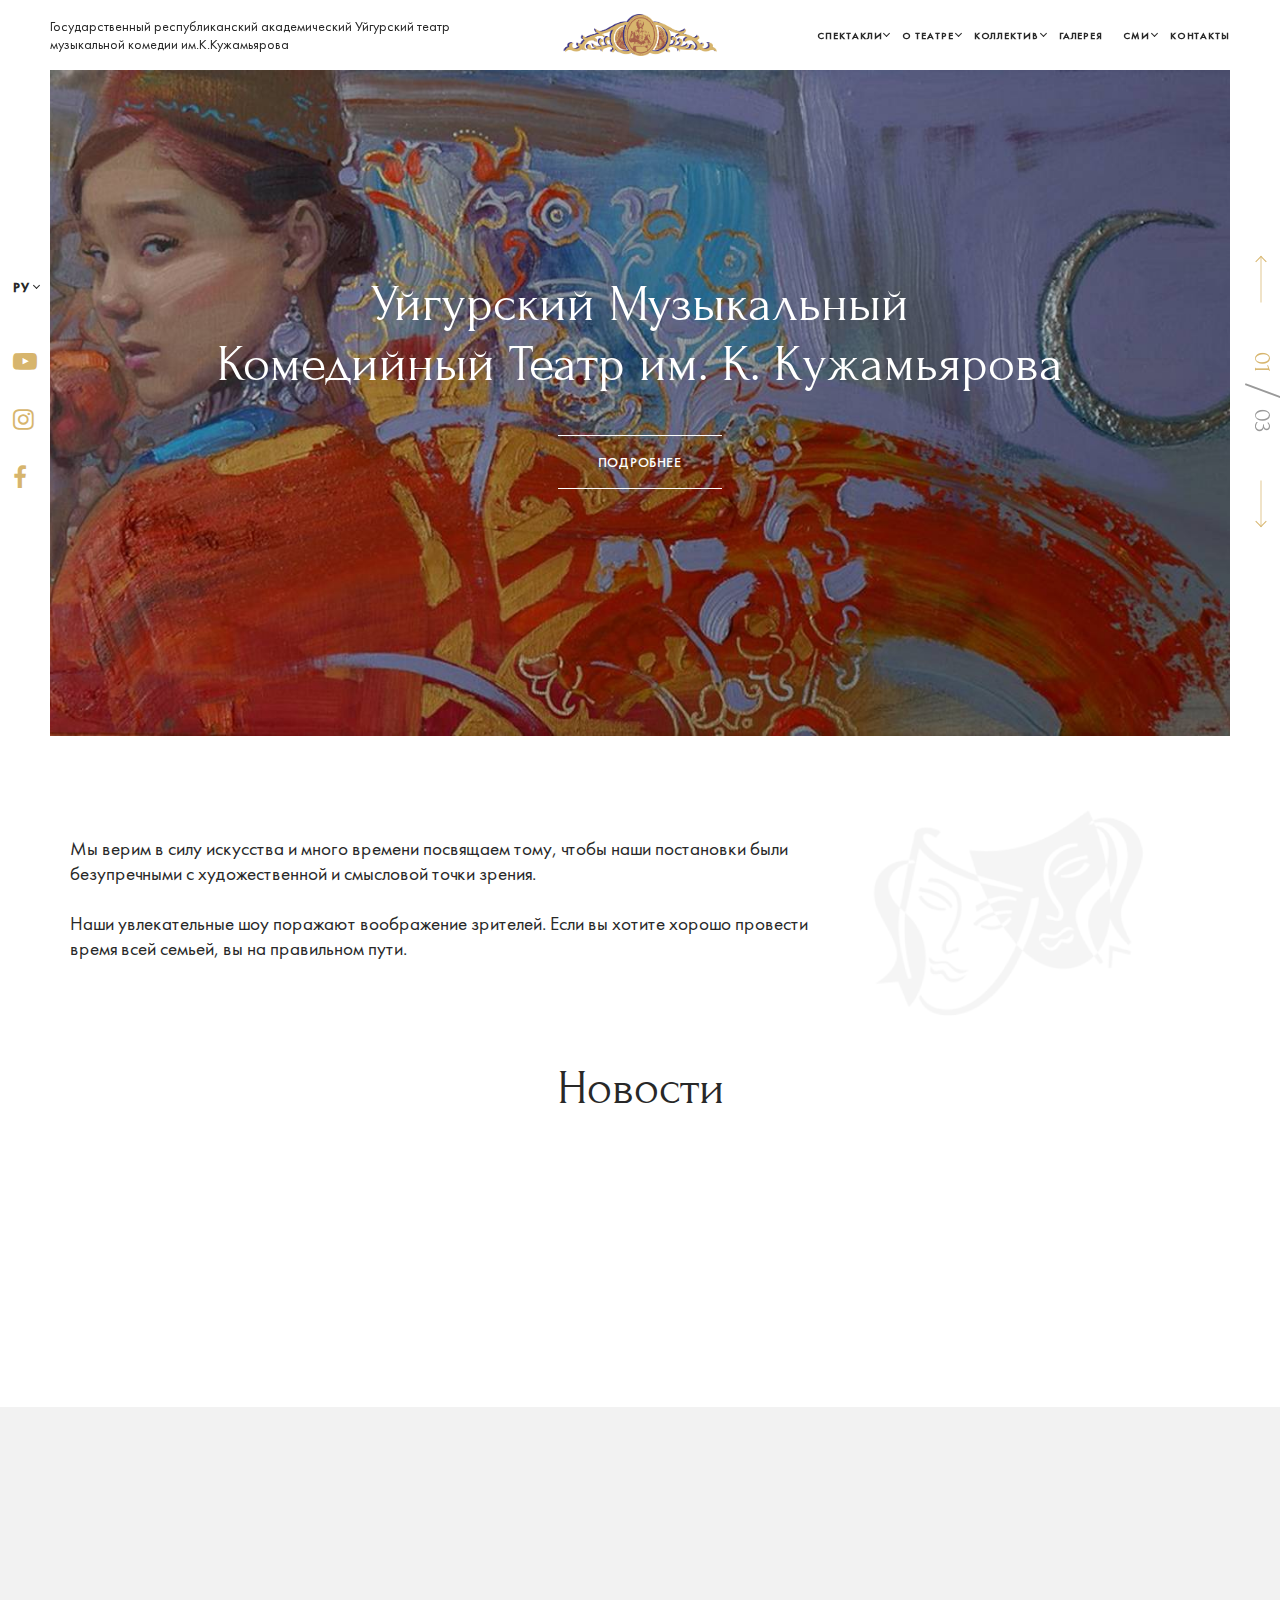
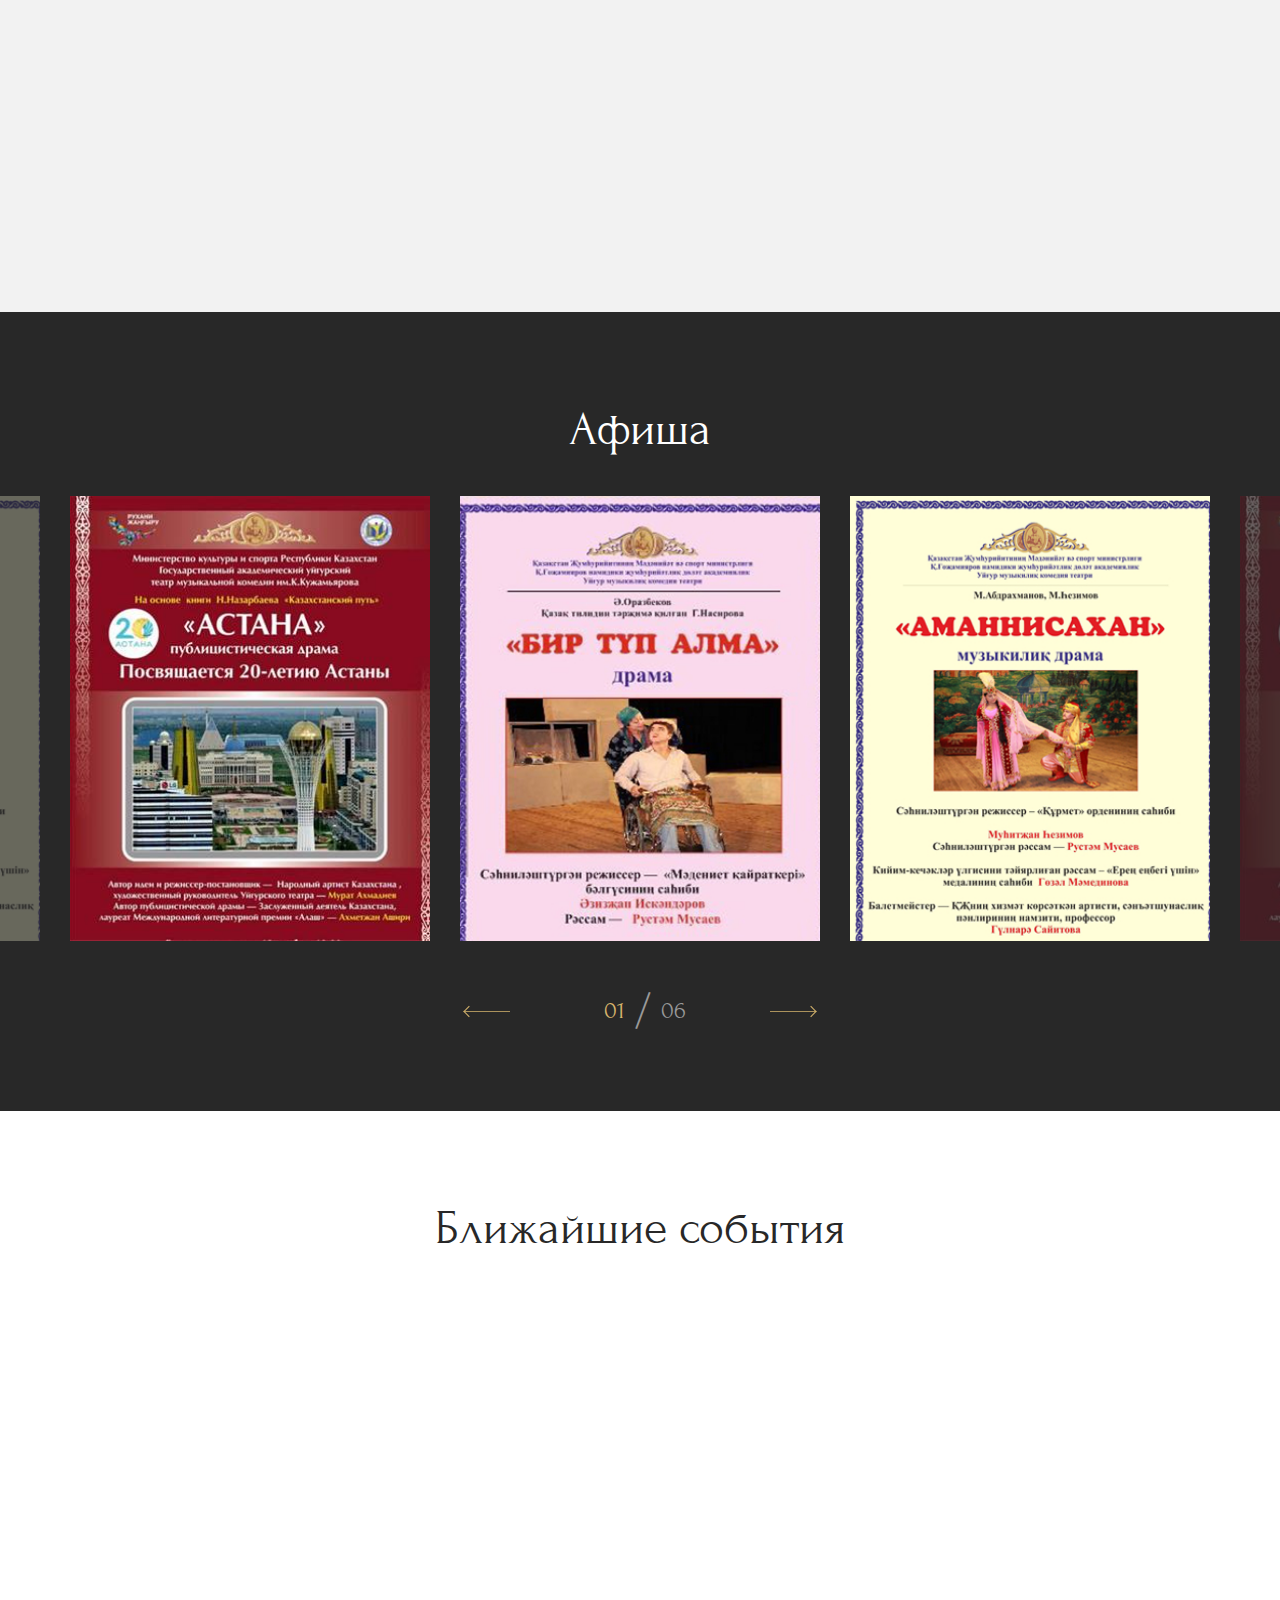
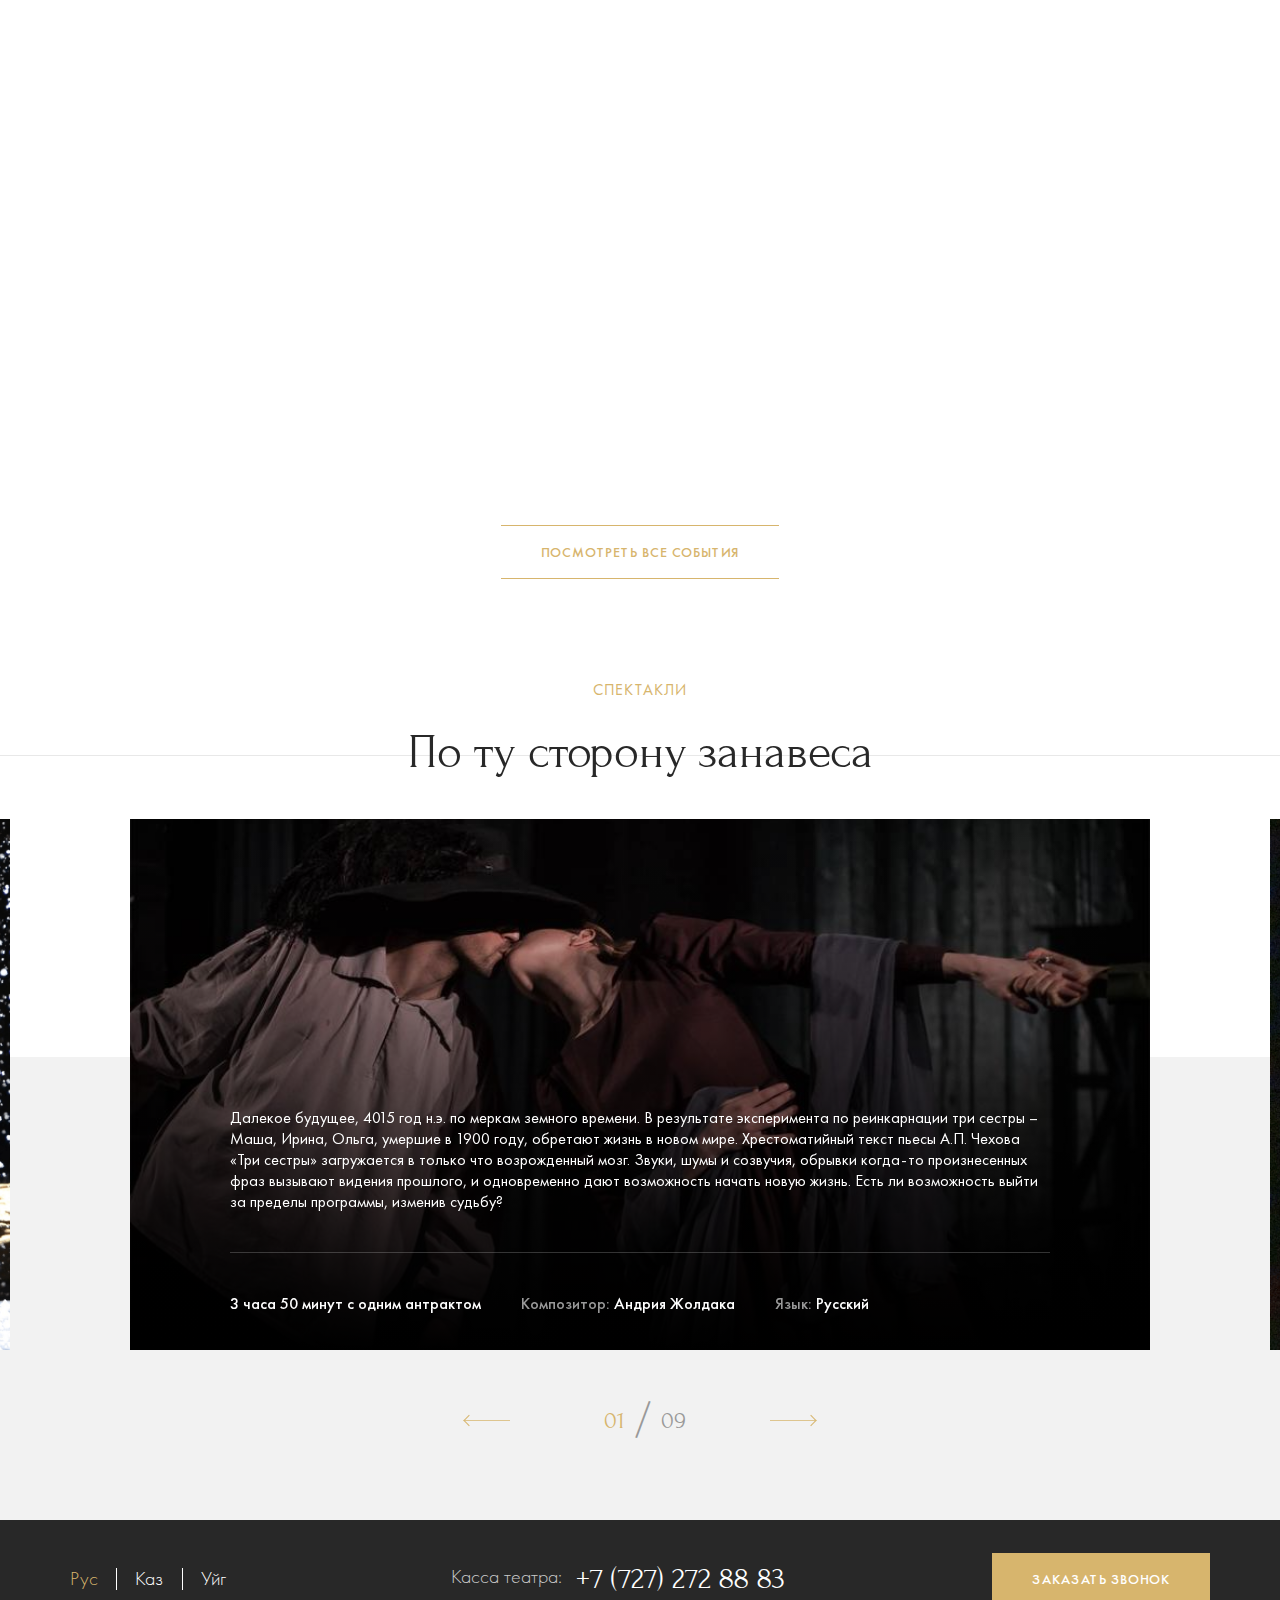
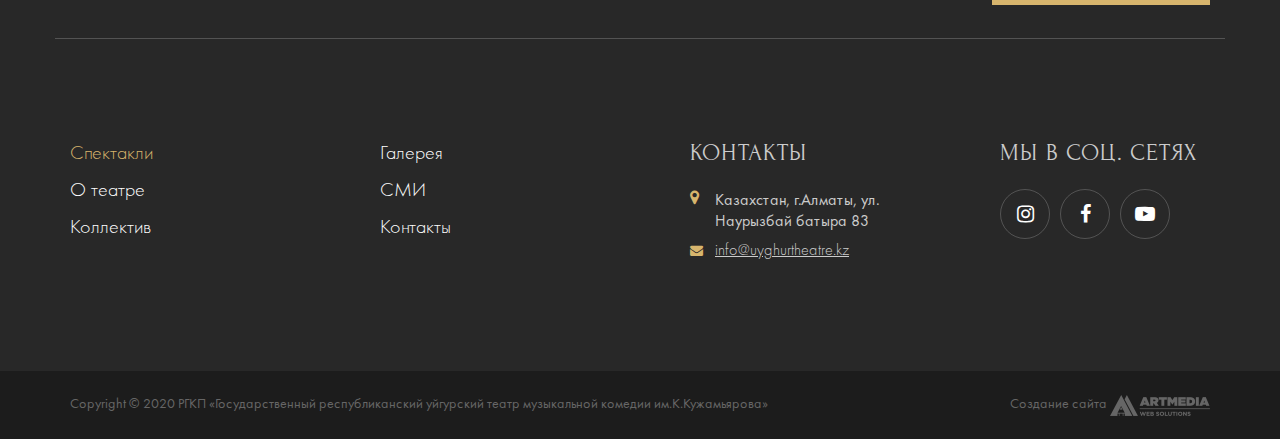
<file: index.html>
<!DOCTYPE html>
<html lang="ru">
<head>
	<meta charset="UTF-8">
    <meta name="viewport" content="width=device-width, initial-scale=1.0, maximum-scale=1">
    <meta http-equiv="X-UA-Compatible" content="ie=edge">
	<title>Уйгурский Музыкальный Комедийный Театр им. К. Кужамьярова</title>
	<link rel="stylesheet" href="css/libs.css">
	<link rel="stylesheet" href="css/style.css">
</head>
<body>
	<div class="preload">
		<div class="sk-double-bounce">
			<div class="sk-child sk-double-bounce-1"></div>
			<div class="sk-child sk-double-bounce-2"></div>
		</div>
	</div>
	
	<header class="header">
		<div class="container container--widest flex center spb">
			<div class="nav--btn">
				<svg class="ham hamRotate ham4" viewBox="0 0 100 100" width="80" onclick="this.classList.toggle('active')">
					<path
						  class="line top"
						  d="m 70,33 h -40 c 0,0 -8.5,-0.149796 -8.5,8.5 0,8.649796 8.5,8.5 8.5,8.5 h 20 v -20" />
					<path
						  class="line middle"
						  d="m 70,50 h -40" />
					<path
						  class="line bottom"
						  d="m 30,67 h 40 c 0,0 8.5,0.149796 8.5,-8.5 0,-8.649796 -8.5,-8.5 -8.5,-8.5 h -20 v 20" />
				  </svg>
			</div>
			<div class="slogan">Государственный республиканский академический Уйгурский театр <br>музыкальной комедии им.К.Кужамьярова</div>
			<a href="index.html" class="logo-link"><img src="./img/logo.png" alt=""></a>
			<nav class="nav">
				<ul class="flex center nav-ul">
					<li class="dropdown">
						<div class="nav_el trigger">Спектакли</div>
						<ul class="dropdown-menu">
							<li><a href="#">Афиша</a></li>
							<li><a href="#">Репертуар</a></li>
						</ul>
					</li>
					<li class="dropdown">
						<div class="trigger nav_el">О театре</div>
						<ul class="dropdown-menu">
							<li><a href="about.html">О театре</a></li>
							<li><a href="about.html">О театре</a></li>
							<li><a href="about.html">О театре</a></li>
							<li><a href="about.html">О театре</a></li>
						</ul>
					</li>
	
					<li class="dropdown">
						<div class="trigger nav_el">Коллектив</div>
						<ul class="dropdown-menu">
							<li><a href="#">Коллектив</a></li>
							<li><a href="#">Коллектив</a></li>
							<li><a href="#">Коллектив</a></li>
							<li><a href="#">Коллектив</a></li>
						</ul>
					</li>
	
					<li>
						<a href="#" class="nav_el">Галерея</a>
					</li>
					<li class="dropdown">
						<div class="trigger nav_el">СМИ</div>
						<ul class="dropdown-menu">
							<li><a href="#">Статьи</a></li>
							<li><a href="#">Новости</a></li>
							<li><a href="#">Публикации</a></li>
						</ul>
					</li>
					<li class="cts"><a href="contacts.html" class="nav_el">Контакты</a></li>
				</ul>
			</nav>
	
		</div>
	</header>
	
	<div class="header-side">
		<div class="langs dropdown">
			<div class="trigger">РУ</div>
			<div class="dropdown-menu">
				<a href="#">РУ</a>
				<a href="#">КАЗ</a>
				<a href="#">УЙГ</a>
			</div>
		</div>
		<div class="soc-row side-soc">
			<a href="#" target="_blank"><i class="fa fa-youtube-play" aria-hidden="true"></i></a>
			<a href="#" target="_blank"><i class="fa fa-instagram" aria-hidden="true"></i></a>
			<a href="#" target="_blank"><i class="fa fa-facebook" aria-hidden="true"></i></a>
		</div>
	</div>
	
	
	<div class="modal" id="modal-send">
		<div class="modal__layer"></div>
		<div class="modal__block">
			<a href="#" class="close"></a>
			<h4>Ваше сообщение успешно отправлено</h4>
		</div>
	</div>
	
	
	<div class="modal" id="modal--call">
		<div class="modal__layer"></div>
		<div class="modal__block">
			<a href="#" class="close"></a>
			<h4>Заказать звонок</h4>
			<form action="">
				<input type="text" required placeholder="Ваше имя">
				<input type="tel" class="tel" required placeholder="+7 (___) ___-__-__">
				<input type="email" required placeholder="Электронная почта">
				<button class="btn btn--filled open--modal" data-modal="#secc-ssend-req" type="submit">отправить</button>
			</form>
		</div>
	</div>
	
	
	
	<div class="modal" id="secc-ssend-req">
		<div class="modal__layer"></div>
		<div class="modal__block">
			<a href="#" class="close"></a>
			<h4>Ваша заявка успешно отправлена</h4>
		</div>
	</div>
	<div class="wrapper index-page">

		<section id="sec1" class="rel1 rel">
			<div class="container container--widest">
				<div class="slider mslider">
					<div class="mslider__item">
						<img src="./img/slid.jpg" alt="">
						<div class="mslider__content">
							<h1 class="wow fadeInUp" data-wow-delay=".2s">Уйгурский Музыкальный <br>Комедийный Театр им. <nobr>К. Кужамьярова</nobr></h1>
							<a href="about.html" class="btn btn--w">Подробнее</a>
						</div>
					</div>

					<div class="mslider__item">
						<img src="./img/slid.jpg" alt="">
						<div class="mslider__content">
							<h1 class="wow fadeInUp" data-wow-delay=".2s">Уйгурский Музыкальный <br>Комедийный Театр им. <nobr>К. Кужамьярова</nobr></h1>
							<a href="about.html" class="btn btn--w">Подробнее</a>
						</div>
					</div>

					<div class="mslider__item">
						<img src="./img/slid.jpg" alt="">
						<div class="mslider__content">
							<h1 class="wow fadeInUp" data-wow-delay=".2s">Уйгурский Музыкальный <br>Комедийный Театр им. <nobr>К. Кужамьярова</nobr></h1>
							<a href="about.html" class="btn btn--w">Подробнее</a>
						</div>
					</div>

				</div>
			</div>
		</section>

		<section id="sec2" class="rel2 rel">
			<div class="container">
				<div class="grid23">
					<div class="lcol">
						Мы верим в силу искусства и много времени посвящаем тому, чтобы наши постановки были безупречными с художественной и смысловой точки зрения. 
						<br><br>Наши увлекательные шоу поражают воображение зрителей. Если вы хотите хорошо провести время всей семьей, вы на правильном пути.
					</div>
					<div class="rcol"><img src="./img/opbg.jpg" alt=""></div>
				</div>
			</div>
		</section>

		<section id="sec3" class="rel3 rel">
			<div class="container">
				<h2><a href="#">Новости</a></h2>
				<div class="grid3">
					<a href="#" class="n_card wow fadeInUp" data-wow-delay="">
						<div class="img-c">
							<div class="dateblock">
								<div class="num">13</div>
								ноября <br>2020
							</div>
							<button class="btn btn--w">Подробнее</button>
							<img src="./img/n1.jpg" alt="">
						</div>

						<div class="n_text-c">
							<div class="n_title">Изменения в репертуаре ноября</div>
						<div class="n_text">Уважаемые зрители! Обращаем ваше внимание на отмены и замены спектаклей в ноябре. Приносим извинения за доставленные неудобства.</div>
						</div>
					</a>

					<a href="#" class="n_card wow fadeInUp" data-wow-delay=".2s">
						<div class="img-c">
							<div class="dateblock">
								<div class="num">11</div>
								ноября <br>2020
							</div>
							<button class="btn btn--w">Подробнее</button>
							<img src="./img/n2.jpg" alt="">
						</div>

						<div class="n_text-c">
							<div class="n_title">Усиление мер безопасности</div>
						<div class="n_text">К правилам безопасного посещения театра, предусматривающим соблюдение зрителям социальной дистанции, использование средств индивидуальной защиты на протяжении всего времени нахождения в театре.</div>
						</div>
					</a>

					<a href="#" class="n_card wow fadeInUp" data-wow-delay=".4s">
						<div class="img-c">
							<div class="dateblock">
								<div class="num">9</div>
								ноября <br>2020
							</div>
							<button class="btn btn--w">Подробнее</button>
							<img src="./img/n3.jpg" alt="">
						</div>

						<div class="n_text-c">
							<div class="n_title">Казахстанские звёзды театра выступили на грузинской сцене</div>
						<div class="n_text">Государственный республиканский уйгурский театр музыкальной комедии им.К.Кужамьярова представил в Грузии свое творчество.</div>
						</div>
					</a>
				</div>
			</div>
		</section>

		<section id="sec4" class="rel4 rel dark-bg">
			<div class="container">
				<h2><a href="#">Афиша</a></h2>
				<div class="slider af_slider">
					<a href="./img/af1.jpg" data-fancybox="afisha" class="af_slider__item"><img src="./img/af1.jpg" alt=""></a>
					<a href="./img/af2.jpg" data-fancybox="afisha" class="af_slider__item"><img src="./img/af2.jpg" alt=""></a>
					<a href="./img/af3.jpg" data-fancybox="afisha" class="af_slider__item"><img src="./img/af3.jpg" alt=""></a>
					<a href="./img/af1.jpg" data-fancybox="afisha" class="af_slider__item"><img src="./img/af1.jpg" alt=""></a>
					<a href="./img/af2.jpg" data-fancybox="afisha" class="af_slider__item"><img src="./img/af2.jpg" alt=""></a>
					<a href="./img/af3.jpg" data-fancybox="afisha" class="af_slider__item"><img src="./img/af3.jpg" alt=""></a>
				</div>
			</div>
		</section>

		<section id="sec5" class="rel5 rel">
			<div class="container">
				<h2><a href="#">Ближайшие события</a></h2>
				<a href="#" class="event_block flex event_block1 wow fadeIn" data-wow-delay=".24" data-wow-deration="2s">
					<div class="event_date">
						<div class="num">13</div>
						ноября, 2020
					</div>

					<div class="flex center spb">
						<div class="event_details">
							<div class="event_title">Дети у власти (премьера)</div>
							<div class="desc_row flex center">
								<div>2 часа 30 минут с одним антрактом</div>
								<div><span class="pale">Композитор:</span> Жорж Бизе</div>
								<div><span class="pale">Язык:</span> Русский</div>
							</div>
						</div>

						<button class="btn btn--filled">Подробнее</button>
					</div>
				</a>

				<a href="#" class="event_block flex wow fadeIn" data-wow-delay=".24" data-wow-deration="2s">
					<div class="event_date">
						<div class="num">20</div>
						ноября, 2020
					</div>

					<div class="flex center spb">
						<div class="event_details">
							<div class="event_title">Записки нервного капельдинера</div>
							<div class="desc_row flex center">
								<div>2 часа 30 минут с одним антрактом</div>
								<div><span class="pale">Язык:</span> Русский</div>
							</div>
						</div>

						<button class="btn btn--filled">Подробнее</button>
					</div>
				</a>

				<a href="#" class="event_block flex wow fadeIn" data-wow-delay=".24" data-wow-deration="2s">
					<div class="event_date">
						<div class="num">27</div>
						ноября, 2020
					</div>

					<div class="flex center spb">
						<div class="event_details">
							<div class="event_title">Игра в ящик</div>
							<div class="desc_row flex center">
								<div>2 часа 30 минут с одним антрактом</div>
								<div><span class="pale">Композитор:</span> Жорж Бизе</div>
								<div><span class="pale">Язык:</span> Русский</div>
							</div>
						</div>

						<button class="btn btn--filled">Подробнее</button>
					</div>
				</a>

				<a href="#" class="event_block flex wow fadeIn" data-wow-delay=".24" data-wow-deration="2s">
					<div class="event_date">
						<div class="num">4</div>
						декабря, 2020
					</div>

					<div class="flex center spb">
						<div class="event_details">
							<div class="event_title">Оптимистическая трагедия. Прощальный бал</div>
							<div class="desc_row flex center">
								<div>2 часа 30 минут с одним антрактом</div>
								<div><span class="pale">Композитор:</span> Луиджи Керубини</div>
								<div><span class="pale">Язык:</span> Русский</div>
							</div>
						</div>

						<button class="btn btn--filled">Подробнее</button>
					</div>
				</a>

				<a href="#" class="event_block flex wow fadeIn" data-wow-delay=".24" data-wow-deration="2s">
					<div class="event_date">
						<div class="num">11</div>
						декабря, 2020
					</div>

					<div class="flex center spb">
						<div class="event_details">
							<div class="event_title">Охота жить!</div>
							<div class="desc_row flex center">
								<div>2 часа 30 минут с одним антрактом</div>
								<div><span class="pale">Язык:</span> Русский</div>
							</div>
						</div>

						<button class="btn btn--filled">Подробнее</button>
					</div>
				</a>

				<a href="#" class="btn btn--creme">Посмотреть все события</a>

			</div>
		</section>

		<section id="sec6" class="rel6 rel">
			<div class="container">
				<h3 class="liltitle"><a href="#">Спектакли</a></h3>

				<div class="spec_slider slider">
					<a href="#" class="spec_item">
						<div class="spec_title">По ту сторону занавеса</div>
						<img src="./img/spec1.jpg" alt="">
						<div class="content">
							<div class="spec_desc">
								Далекое будущее, 4015 год н.э. по меркам земного времени. В результате эксперимента по реинкарнации три сестры – Маша, Ирина, Ольга, умершие в 1900 году, обретают жизнь в новом мире. Хрестоматийный текст пьесы А.П. Чехова «Три сестры» загружается в только что возрожденный мозг. Звуки, шумы и созвучия, обрывки когда-то произнесенных фраз вызывают видения прошлого, и одновременно дают возможность начать новую жизнь. Есть ли возможность выйти за пределы программы, изменив судьбу?
							</div>
							<div class="bottom flex">
								<div>3 часа 50 минут с одним антрактом</div>
								<div><span class="pale">Композитор: </span>Андрия Жолдака</div>
								<div><span class="pale">Язык: </span>Русский</div>
							</div>
						</div>
					</a>

					<a href="#" class="spec_item">
						<div class="spec_title">Записки нервного капельдинера</div>
						<img src="./img/pic1.png" alt="">
						<div class="content">
							<div class="spec_desc">
								Далекое будущее, 4015 год н.э. по меркам земного времени. В результате эксперимента по реинкарнации три сестры – Маша, Ирина, Ольга, умершие в 1900 году, обретают жизнь в новом мире. Хрестоматийный текст пьесы А.П. Чехова «Три сестры» загружается в только что возрожденный мозг. Звуки, шумы и созвучия, обрывки когда-то произнесенных фраз вызывают видения прошлого, и одновременно дают возможность начать новую жизнь. Есть ли возможность выйти за пределы программы, изменив судьбу?
							</div>
							<div class="bottom flex">
								<div>3 часа 50 минут с одним антрактом</div>
								<div><span class="pale">Композитор: </span>Андрия Жолдака</div>
								<div><span class="pale">Язык: </span>Русский</div>
							</div>
						</div>
					</a>

					<a href="#" class="spec_item">
						<div class="spec_title">Оптимистическая трагедия</div>
						<img src="./img/pic2.png" alt="">
						<div class="content">
							<div class="spec_desc">
								Далекое будущее, 4015 год н.э. по меркам земного времени. В результате эксперимента по реинкарнации три сестры – Маша, Ирина, Ольга, умершие в 1900 году, обретают жизнь в новом мире. Хрестоматийный текст пьесы А.П. Чехова «Три сестры» загружается в только что возрожденный мозг. Звуки, шумы и созвучия, обрывки когда-то произнесенных фраз вызывают видения прошлого, и одновременно дают возможность начать новую жизнь. Есть ли возможность выйти за пределы программы, изменив судьбу?
							</div>
							<div class="bottom flex">
								<div>3 часа 50 минут с одним антрактом</div>
								<div><span class="pale">Композитор: </span>Андрия Жолдака</div>
								<div><span class="pale">Язык: </span>Русский</div>
							</div>
						</div>
					</a>

					<a href="#" class="spec_item">
						<div class="spec_title">По ту сторону занавеса</div>
						<img src="./img/pic3.png" alt="">
						<div class="content">
							<div class="spec_desc">
								Далекое будущее, 4015 год н.э. по меркам земного времени. В результате эксперимента по реинкарнации три сестры – Маша, Ирина, Ольга, умершие в 1900 году, обретают жизнь в новом мире. Хрестоматийный текст пьесы А.П. Чехова «Три сестры» загружается в только что возрожденный мозг. Звуки, шумы и созвучия, обрывки когда-то произнесенных фраз вызывают видения прошлого, и одновременно дают возможность начать новую жизнь. Есть ли возможность выйти за пределы программы, изменив судьбу?
							</div>
							<div class="bottom flex">
								<div>3 часа 50 минут с одним антрактом</div>
								<div><span class="pale">Композитор: </span>Андрия Жолдака</div>
								<div><span class="pale">Язык: </span>Русский</div>
							</div>
						</div>
					</a>

					<a href="#" class="spec_item">
						<div class="spec_title">Оптимистическая трагедия</div>
						<img src="./img/pic4.png" alt="">
						<div class="content">
							<div class="spec_desc">
								Далекое будущее, 4015 год н.э. по меркам земного времени. В результате эксперимента по реинкарнации три сестры – Маша, Ирина, Ольга, умершие в 1900 году, обретают жизнь в новом мире. Хрестоматийный текст пьесы А.П. Чехова «Три сестры» загружается в только что возрожденный мозг. Звуки, шумы и созвучия, обрывки когда-то произнесенных фраз вызывают видения прошлого, и одновременно дают возможность начать новую жизнь. Есть ли возможность выйти за пределы программы, изменив судьбу?
							</div>
							<div class="bottom flex">
								<div>3 часа 50 минут с одним антрактом</div>
								<div><span class="pale">Композитор: </span>Андрия Жолдака</div>
								<div><span class="pale">Язык: </span>Русский</div>
							</div>
						</div>
					</a>

					<a href="#" class="spec_item">
						<div class="spec_title">Записки нервного капельдинера</div>
						<img src="./img/spec1.jpg" alt="">
						<div class="content">
							<div class="spec_desc">
								Далекое будущее, 4015 год н.э. по меркам земного времени. В результате эксперимента по реинкарнации три сестры – Маша, Ирина, Ольга, умершие в 1900 году, обретают жизнь в новом мире. Хрестоматийный текст пьесы А.П. Чехова «Три сестры» загружается в только что возрожденный мозг. Звуки, шумы и созвучия, обрывки когда-то произнесенных фраз вызывают видения прошлого, и одновременно дают возможность начать новую жизнь. Есть ли возможность выйти за пределы программы, изменив судьбу?
							</div>
							<div class="bottom flex">
								<div>3 часа 50 минут с одним антрактом</div>
								<div><span class="pale">Композитор: </span>Андрия Жолдака</div>
								<div><span class="pale">Язык: </span>Русский</div>
							</div>
						</div>
					</a>

					<a href="#" class="spec_item">
						<div class="spec_title">Оптимистическая трагедия</div>
						<img src="./img/pic1.png" alt="">
						<div class="content">
							<div class="spec_desc">
								Далекое будущее, 4015 год н.э. по меркам земного времени. В результате эксперимента по реинкарнации три сестры – Маша, Ирина, Ольга, умершие в 1900 году, обретают жизнь в новом мире. Хрестоматийный текст пьесы А.П. Чехова «Три сестры» загружается в только что возрожденный мозг. Звуки, шумы и созвучия, обрывки когда-то произнесенных фраз вызывают видения прошлого, и одновременно дают возможность начать новую жизнь. Есть ли возможность выйти за пределы программы, изменив судьбу?
							</div>
							<div class="bottom flex">
								<div>3 часа 50 минут с одним антрактом</div>
								<div><span class="pale">Композитор: </span>Андрия Жолдака</div>
								<div><span class="pale">Язык: </span>Русский</div>
							</div>
						</div>
					</a>

					<a href="#" class="spec_item">
						<div class="spec_title">По ту сторону занавеса</div>
						<img src="./img/pic2.png" alt="">
						<div class="content">
							<div class="spec_desc">
								Далекое будущее, 4015 год н.э. по меркам земного времени. В результате эксперимента по реинкарнации три сестры – Маша, Ирина, Ольга, умершие в 1900 году, обретают жизнь в новом мире. Хрестоматийный текст пьесы А.П. Чехова «Три сестры» загружается в только что возрожденный мозг. Звуки, шумы и созвучия, обрывки когда-то произнесенных фраз вызывают видения прошлого, и одновременно дают возможность начать новую жизнь. Есть ли возможность выйти за пределы программы, изменив судьбу?
							</div>
							<div class="bottom flex">
								<div>3 часа 50 минут с одним антрактом</div>
								<div><span class="pale">Композитор: </span>Андрия Жолдака</div>
								<div><span class="pale">Язык: </span>Русский</div>
							</div>
						</div>
					</a>

					<a href="#" class="spec_item">
						<div class="spec_title">Оптимистическая трагедия</div>
						<img src="./img/pic3.png" alt="">
						<div class="content">
							<div class="spec_desc">
								Далекое будущее, 4015 год н.э. по меркам земного времени. В результате эксперимента по реинкарнации три сестры – Маша, Ирина, Ольга, умершие в 1900 году, обретают жизнь в новом мире. Хрестоматийный текст пьесы А.П. Чехова «Три сестры» загружается в только что возрожденный мозг. Звуки, шумы и созвучия, обрывки когда-то произнесенных фраз вызывают видения прошлого, и одновременно дают возможность начать новую жизнь. Есть ли возможность выйти за пределы программы, изменив судьбу?
							</div>
							<div class="bottom flex">
								<div>3 часа 50 минут с одним антрактом</div>
								<div><span class="pale">Композитор: </span>Андрия Жолдака</div>
								<div><span class="pale">Язык: </span>Русский</div>
							</div>
						</div>
					</a>

				</div>
			</div>
		</section>


	</div>
<footer class="f">
    <div class="f__upper">
        <div class="container flex spb center f_topc">
            <div class="f__langs flex center">
                <a href="#" class="active">Рус</a>
                <a href="#">Каз</a>
                <a href="#">Уйг</a>
            </div>
            <div>
                Касса театра:
                <a href="tel:+77272728883" class="phone-link">+7 (727) 272 88 83</a>
            </div>
            <button class="btn btn--filled open--modal" data-modal="#modal--call">Заказать звонок</button>
        </div>
        <div class="f_mainc container">
            <div class="f_links-block">
                <a href="#" class="active">Спектакли</a>
                <a href="about.html">О театре</a>
                <a href="#">Коллектив</a>
            </div>
            <div class="f_links-block">
                <a href="#">Галерея</a>
                <a href="#">СМИ</a>
                <a href="contacts.html">Контакты</a>
            </div>

            <div class="f_cts">
                <div class="f_title">Контакты</div>
                <div class="col--location">Казахстан, г.Алматы, ул. Наурызбай батыра 83</div>
                <div class="col--email"><a href="mailto:info@uyghurtheatre.kz" class="maillink">info@uyghurtheatre.kz</a></div>
            </div>
            <div class="f_soc">
                <div class="f_title">Мы в соц. сетях</div>
                <div class="soc_row">
                    <a href="#" target="_blank" class="soc_link soc_inst"><i class="fa fa-instagram" aria-hidden="true"></i></a>
                    <a href="#" target="_blank" class="soc_link soc_fb"><i class="fa fa-facebook" aria-hidden="true"></i></a>
                    <a href="#" target="_blank" class="soc_link soc_yt"><i class="fa fa-youtube-play" aria-hidden="true"></i></a>
                </div>
            </div>
        </div>
    </div>
    <div class="f__bottom">
        <div class="container flex spb">
            <div class="copy">Copyright &copy; 2020 РГКП «Государственный республиканский уйгурский театр музыкальной комедии им.К.Кужамьярова»</div>
            <div class="art-c">
                <a href="https://www.artmedia.kz/" target="_blank">Создание сайта</a>
                <img src="./img/art.png" alt="">
            </div>
        </div>
    </div>
</footer>
<script type="text/javascript" src="js/jquery.js"></script>
<script type="text/javascript" src="js/libs.js"></script>
<script>
	wow = new WOW({
		boxClass:     'wow',      
		animateClass: 'animated', 
		offset:       0,          
		mobile:       false,       
		live:         true        
})
wow.init();		
</script>
<script type="text/javascript" src="js/main.js"></script>
</body>
</html>
</file>
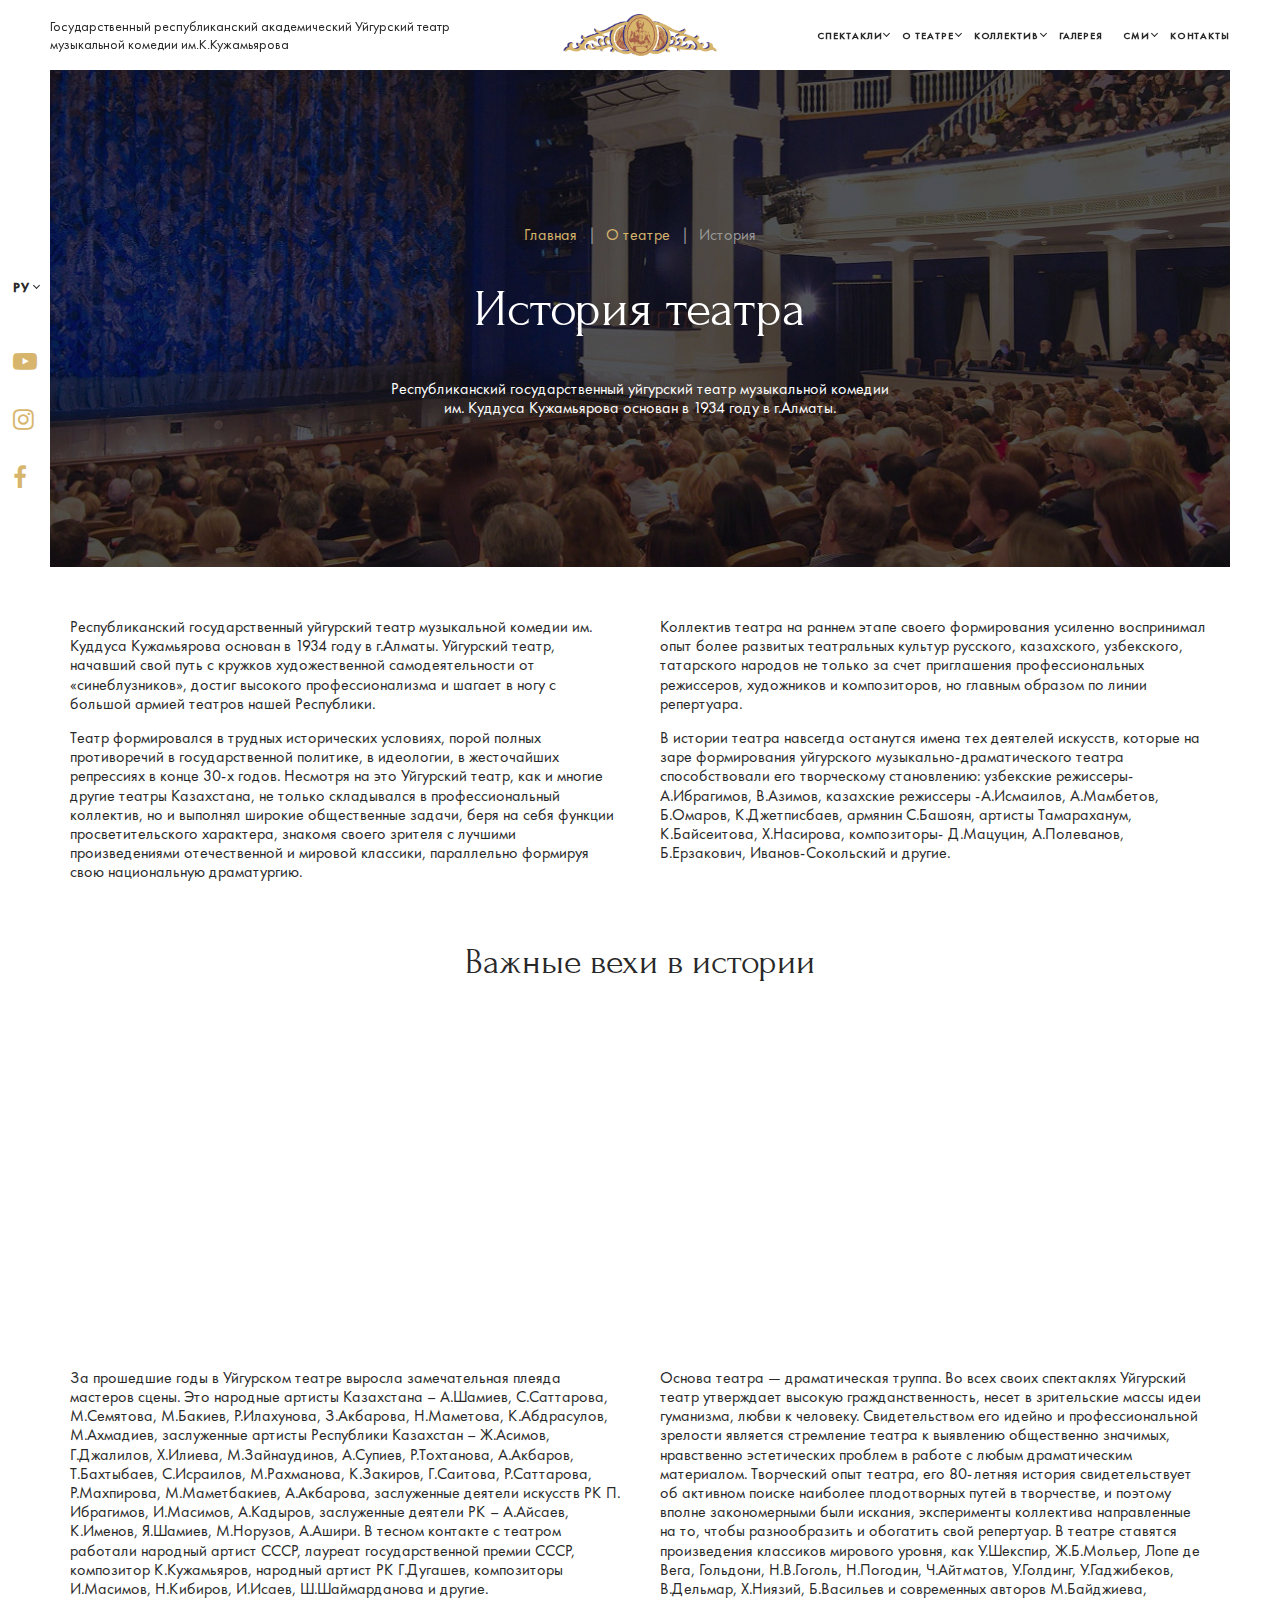
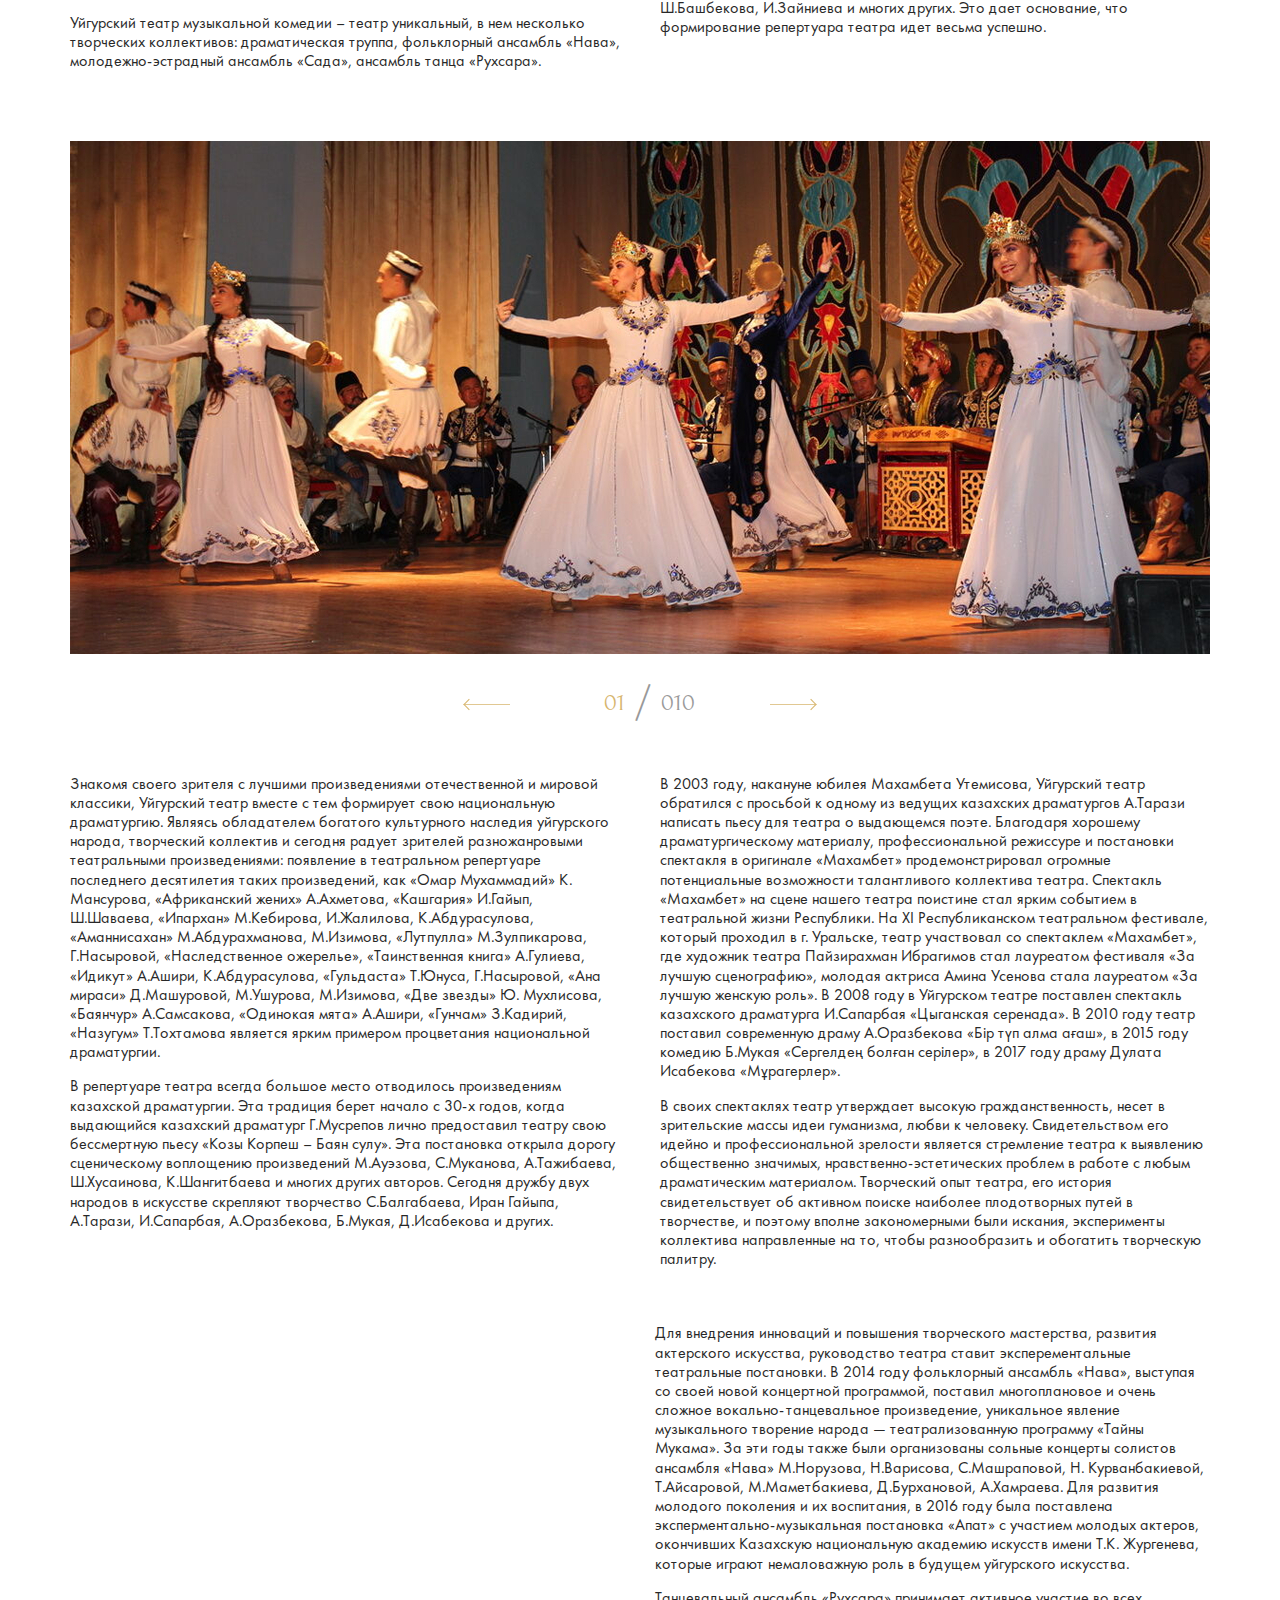
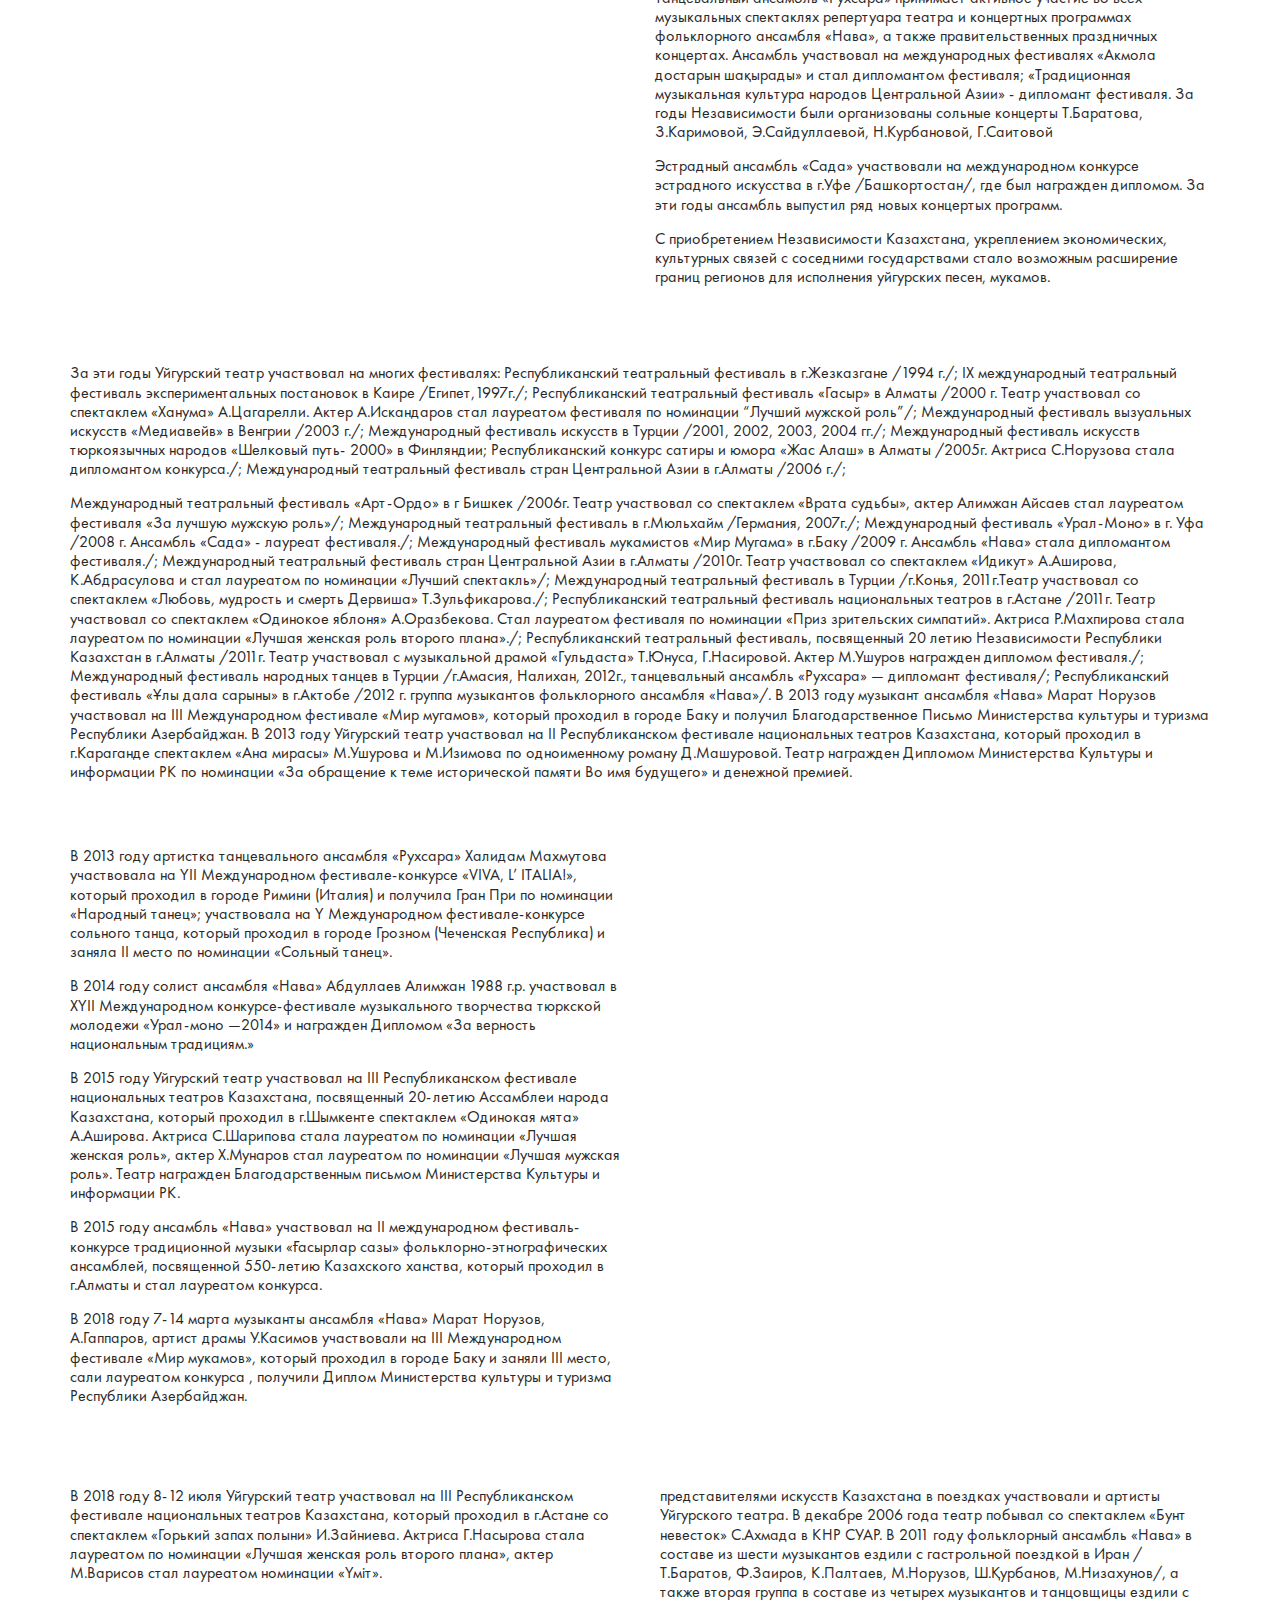
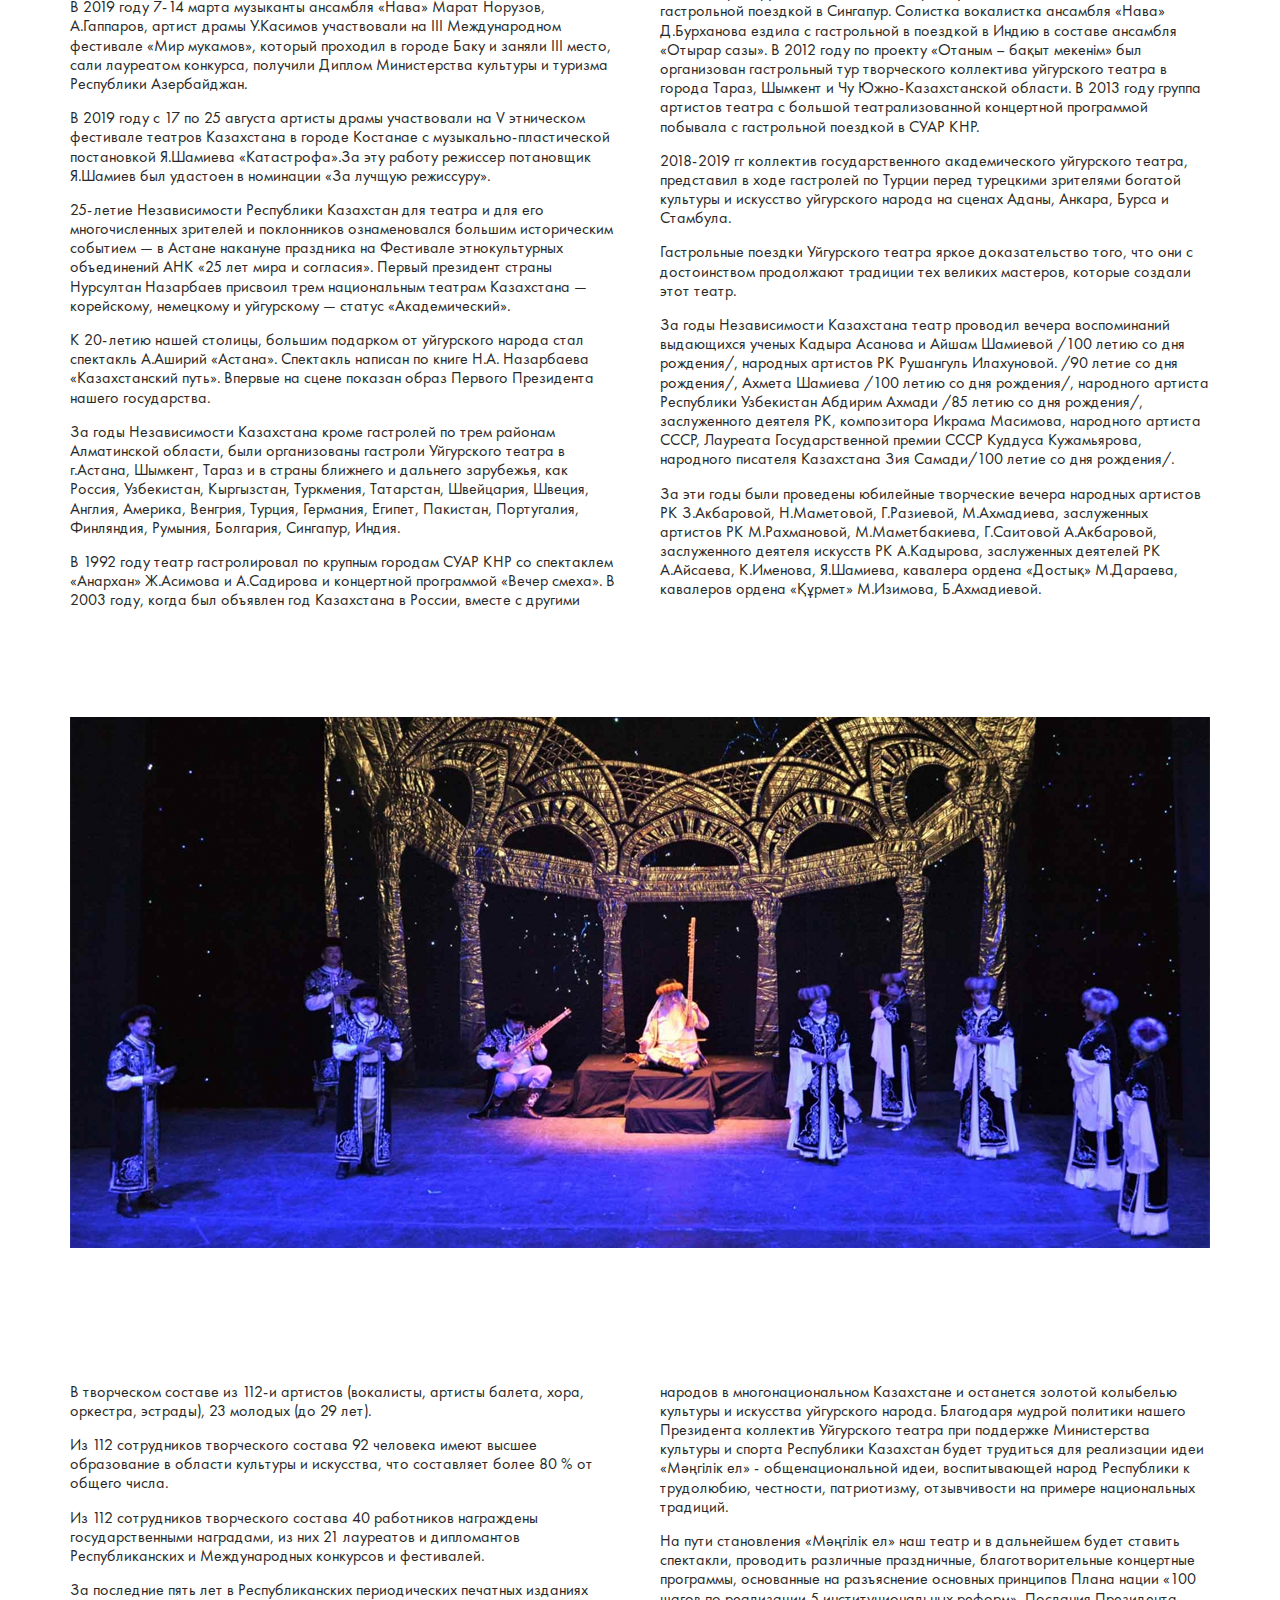
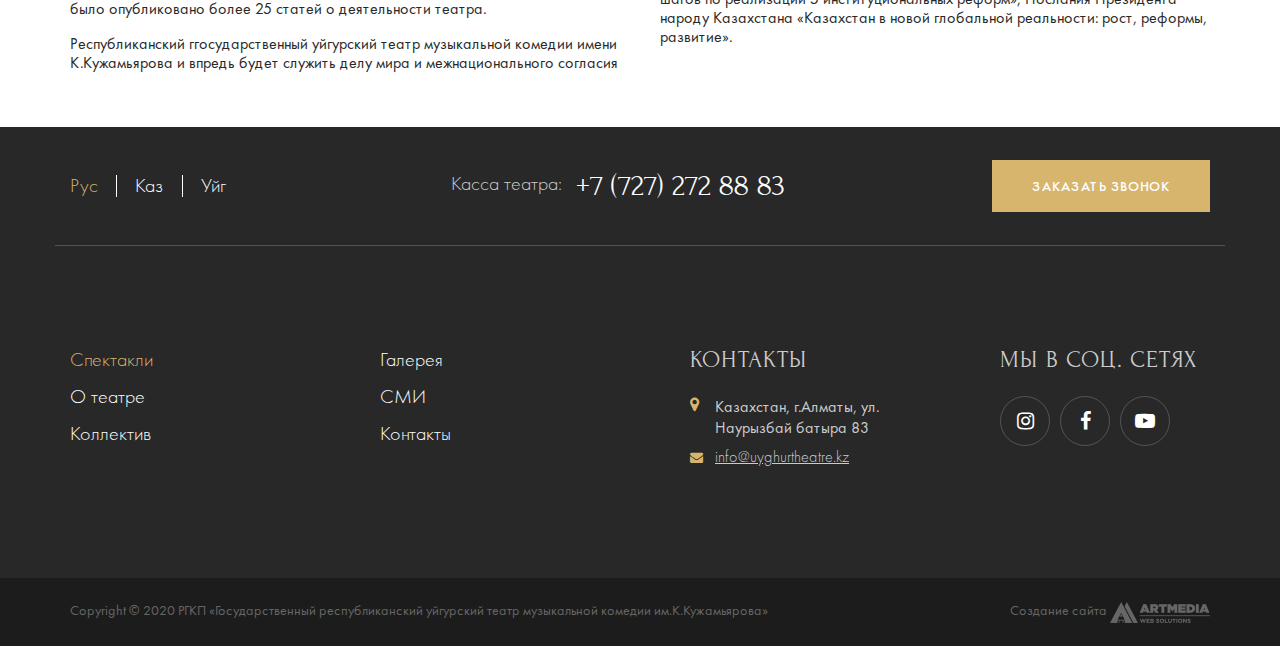
<file: about.html>
<!DOCTYPE html>
<html lang="ru">
<head>
	<meta charset="UTF-8">
    <meta name="viewport" content="width=device-width, initial-scale=1.0, maximum-scale=1">
    <meta http-equiv="X-UA-Compatible" content="ie=edge">
	<title>About</title>
	<link rel="stylesheet" href="css/libs.css">
	<link rel="stylesheet" href="css/style.css">
</head>
<body>
	<div class="preload">
		<div class="sk-double-bounce">
			<div class="sk-child sk-double-bounce-1"></div>
			<div class="sk-child sk-double-bounce-2"></div>
		</div>
	</div>
	
	<header class="header">
		<div class="container container--widest flex center spb">
			<div class="nav--btn">
				<svg class="ham hamRotate ham4" viewBox="0 0 100 100" width="80" onclick="this.classList.toggle('active')">
					<path
						  class="line top"
						  d="m 70,33 h -40 c 0,0 -8.5,-0.149796 -8.5,8.5 0,8.649796 8.5,8.5 8.5,8.5 h 20 v -20" />
					<path
						  class="line middle"
						  d="m 70,50 h -40" />
					<path
						  class="line bottom"
						  d="m 30,67 h 40 c 0,0 8.5,0.149796 8.5,-8.5 0,-8.649796 -8.5,-8.5 -8.5,-8.5 h -20 v 20" />
				  </svg>
			</div>
			<div class="slogan">Государственный республиканский академический Уйгурский театр <br>музыкальной комедии им.К.Кужамьярова</div>
			<a href="index.html" class="logo-link"><img src="./img/logo.png" alt=""></a>
			<nav class="nav">
				<ul class="flex center nav-ul">
					<li class="dropdown">
						<div class="nav_el trigger">Спектакли</div>
						<ul class="dropdown-menu">
							<li><a href="#">Афиша</a></li>
							<li><a href="#">Репертуар</a></li>
						</ul>
					</li>
					<li class="dropdown">
						<div class="trigger nav_el">О театре</div>
						<ul class="dropdown-menu">
							<li><a href="about.html">О театре</a></li>
							<li><a href="about.html">О театре</a></li>
							<li><a href="about.html">О театре</a></li>
							<li><a href="about.html">О театре</a></li>
						</ul>
					</li>
	
					<li class="dropdown">
						<div class="trigger nav_el">Коллектив</div>
						<ul class="dropdown-menu">
							<li><a href="#">Коллектив</a></li>
							<li><a href="#">Коллектив</a></li>
							<li><a href="#">Коллектив</a></li>
							<li><a href="#">Коллектив</a></li>
						</ul>
					</li>
	
					<li>
						<a href="#" class="nav_el">Галерея</a>
					</li>
					<li class="dropdown">
						<div class="trigger nav_el">СМИ</div>
						<ul class="dropdown-menu">
							<li><a href="#">Статьи</a></li>
							<li><a href="#">Новости</a></li>
							<li><a href="#">Публикации</a></li>
						</ul>
					</li>
					<li class="cts"><a href="contacts.html" class="nav_el">Контакты</a></li>
				</ul>
			</nav>
	
		</div>
	</header>
	
	<div class="header-side">
		<div class="langs dropdown">
			<div class="trigger">РУ</div>
			<div class="dropdown-menu">
				<a href="#">РУ</a>
				<a href="#">КАЗ</a>
				<a href="#">УЙГ</a>
			</div>
		</div>
		<div class="soc-row side-soc">
			<a href="#" target="_blank"><i class="fa fa-youtube-play" aria-hidden="true"></i></a>
			<a href="#" target="_blank"><i class="fa fa-instagram" aria-hidden="true"></i></a>
			<a href="#" target="_blank"><i class="fa fa-facebook" aria-hidden="true"></i></a>
		</div>
	</div>
	
	
	<div class="modal" id="modal-send">
		<div class="modal__layer"></div>
		<div class="modal__block">
			<a href="#" class="close"></a>
			<h4>Ваше сообщение успешно отправлено</h4>
		</div>
	</div>
	
	
	<div class="modal" id="modal--call">
		<div class="modal__layer"></div>
		<div class="modal__block">
			<a href="#" class="close"></a>
			<h4>Заказать звонок</h4>
			<form action="">
				<input type="text" required placeholder="Ваше имя">
				<input type="tel" class="tel" required placeholder="+7 (___) ___-__-__">
				<input type="email" required placeholder="Электронная почта">
				<button class="btn btn--filled open--modal" data-modal="#secc-ssend-req" type="submit">отправить</button>
			</form>
		</div>
	</div>
	
	
	
	<div class="modal" id="secc-ssend-req">
		<div class="modal__layer"></div>
		<div class="modal__block">
			<a href="#" class="close"></a>
			<h4>Ваша заявка успешно отправлена</h4>
		</div>
	</div>
	<div class="wrapper page about-page">
		<section id="sec7" class="rel rel7">
			<div class="container container--widest">

				<div class="widetitle widetitle--imaged">
					<img src="./img/abbg.jpg" alt="" class="widetitle_bg">
					
					<div class="widetitle_content">
						<div class="breadcrumbs">
							<ul>
								<li><a href="index.html">Главная</a></li>
								<li><a href="#">О театре</a></li>
								<li><a href="#" class="current">История</a></li>
							</ul>
						</div>
	
						<div class="h1_and_desc">
							<h1>История театра</h1>
							<div class="desc">Республиканский государственный уйгурский театр музыкальной комедии <br>им. Куддуса Кужамьярова основан в 1934 году в г.Алматы.</div>
						</div>
					</div>
				</div>

			</div>
		</section>

		<section class="rel8 rel" id="sec8">
			<div class="container">
				<div class="colled">
						<p>					Республиканский государственный уйгурский театр музыкальной комедии им. Куддуса Кужамьярова основан в 1934 году в г.Алматы. 
							Уйгурский театр, начавший свой путь с кружков художественной самодеятельности от «синеблузников», достиг высокого профессионализма и шагает в ногу с большой армией театров нашей Республики.
							</p>
						<p>Театр формировался в трудных исторических условиях, порой полных противоречий в государственной политике, в идеологии, в жесточайших репрессиях  в конце 30-х годов. Несмотря на это Уйгурский театр, как и многие другие театры Казахстана, не только складывался в профессиональный коллектив, но и выполнял широкие общественные задачи, беря на себя функции просветительского характера, знакомя своего зрителя с лучшими произведениями отечественной и мировой классики, параллельно формируя свою национальную драматургию.</p>
	
						<p>Коллектив театра на раннем этапе своего формирования усиленно воспринимал опыт более развитых театральных культур русского, казахского, узбекского, татарского народов не только за счет приглашения профессиональных режиссеров, художников и композиторов, но главным образом по линии репертуара. </p>
					<p>В истории театра навсегда останутся имена тех деятелей искусств, которые на заре формирования уйгурского музыкально-драматического театра способствовали его творческому становлению: узбекские режиссеры-А.Ибрагимов, В.Азимов, казахские режиссеры -А.Исмаилов, А.Мамбетов, Б.Омаров, К.Джетписбаев, армянин С.Башоян, артисты Тамараханум, К.Байсеитова, Х.Насирова, композиторы- Д.Мацуцин, А.Полеванов, Б.Ерзакович, Иванов-Сокольский и другие. </p>
				</div>
			</div>
		</section>

		<section id="sec9" class="rel rel9">

			<h3>Важные вехи в истории</h3>

			<div class="vehi-c">
				<div class="flex vehi">
					<div class="vehi_unit wow fadeIn" data-wow-delay="">
						<div class="num">1</div>
						<div class="year">1941</div>
						<div class="text">В сентябре 1941 года Уйгурский музыкально-драматический театр перебазировался в село Чилик, Алма-Атинской области.</div>
					</div>
					<div class="vehi_unit wow fadeIn" data-wow-delay=".5s">
						<div class="num">2</div>
						<div class="year">1960</div>
						<div class="text">В начале 60-х годов театр переехал в Алма-Ату. </div>
					</div>
					<div class="vehi_unit wow fadeIn" data-wow-delay="1s">
						<div class="num">3</div>
						<div class="year">1967</div>
						<div class="text">С 1967 года Уйгурский музыкально-драматический театр стал именоваться «Уйгурским театром музыкальной комедии».</div>
					</div>
					<div class="vehi_unit wow fadeIn" data-wow-delay="1.5s">
						<div class="num">4</div>
						<div class="year">1984</div>
						<div class="text">В 1984 году в канун 50-летия Государственный Уйгурский театр был награжден орденом «Знак Почета» за достигнутые творческие успехи в деле развития многонационального искусства Казахстана.</div>
					</div>
				</div>
			</div>
		</section>

		<section id="sec10" class="rel10 rel">
			<div class="container">
				<div class="colled">
					<p>За прошедшие годы в Уйгурском театре выросла замечательная плеяда мастеров сцены. Это народные артисты Казахстана – А.Шамиев, С.Саттарова,  М.Семятова,  М.Бакиев, Р.Илахунова, З.Акбарова, Н.Маметова, К.Абдрасулов, М.Ахмадиев, заслуженные артисты Республики Казахстан – Ж.Асимов, Г.Джалилов, Х.Илиева, М.Зайнаудинов, А.Супиев, Р.Тохтанова, А.Акбаров, Т.Бахтыбаев, С.Исраилов, М.Рахманова, К.Закиров, Г.Саитова, Р.Саттарова, Р.Махпирова, М.Маметбакиев, А.Акбарова, заслуженные деятели  искусств РК  П. Ибрагимов, И.Масимов, А.Кадыров, заслуженные деятели РК – А.Айсаев, К.Именов, Я.Шамиев, М.Норузов, А.Ашири. В тесном контакте с театром работали народный артист СССР, лауреат государственной премии СССР, композитор К.Кужамьяров, народный  артист РК Г.Дугашев, композиторы И.Масимов, Н.Кибиров, И.Исаев, Ш.Шаймарданова и другие.</p>
					<p>Уйгурский театр музыкальной комедии – театр уникальный, в нем несколько творческих коллективов: драматическая труппа, фольклорный ансамбль «Нава»,  молодежно-эстрадный ансамбль «Сада», ансамбль танца «Рухсара». </p>
					<p>Основа театра — драматическая труппа. Во всех своих спектаклях Уйгурский театр утверждает высокую гражданственность, несет в зрительские массы идеи гуманизма, любви к человеку. Свидетельством его идейно и профессиональной зрелости является стремление театра к выявлению общественно значимых, нравственно эстетических проблем в работе с любым драматическим материалом.  Творческий опыт театра, его 80-летняя история свидетельствует об активном поиске наиболее плодотворных путей в творчестве, и поэтому вполне закономерными были искания, эксперименты коллектива направленные на то, чтобы разнообразить и обогатить свой репертуар.  В театре  ставятся произведения классиков мирового уровня, как У.Шекспир, Ж.Б.Мольер, Лопе де Вега, Гольдони, Н.В.Гоголь, Н.Погодин, Ч.Айтматов, У.Голдинг, У.Гаджибеков, В.Дельмар, Х.Ниязий, Б.Васильев  и современных авторов М.Байджиева, Ш.Башбекова, И.Зайниева и многих других. Это дает основание, что формирование репертуара театра идет весьма успешно. </p>
				</div>
			</div>
		</section>

		<section id="sec11" class="rel11 rel">
			<div class="container">
				<div class="slider ab_sl">
					<a href="./img/absl.jpg" data-fancybox="simp">
						<img src="./img/absl.jpg" alt="">
					</a>
					<a href="./img/absl.jpg" data-fancybox="simp">
						<img src="./img/absl.jpg" alt="">
					</a>
					<a href="./img/absl.jpg" data-fancybox="simp">
						<img src="./img/absl.jpg" alt="">
					</a>
					<a href="./img/absl.jpg" data-fancybox="simp">
						<img src="./img/absl.jpg" alt="">
					</a>
					<a href="./img/absl.jpg" data-fancybox="simp">
						<img src="./img/absl.jpg" alt="">
					</a>
					<a href="./img/absl.jpg" data-fancybox="simp">
						<img src="./img/absl.jpg" alt="">
					</a>
					<a href="./img/absl.jpg" data-fancybox="simp">
						<img src="./img/absl.jpg" alt="">
					</a>
					<a href="./img/absl.jpg" data-fancybox="simp">
						<img src="./img/absl.jpg" alt="">
					</a>
					<a href="./img/absl.jpg" data-fancybox="simp">
						<img src="./img/absl.jpg" alt="">
					</a>
					<a href="./img/absl.jpg" data-fancybox="simp">
						<img src="./img/absl.jpg" alt="">
					</a>
				</div>
			</div>
		</section>

		<section id="sec12" class="rel12 rel">
			<div class="container">
				<div class="colled">
					<p>Знакомя своего зрителя с лучшими произведениями отечественной и мировой классики, Уйгурский театр вместе с тем формирует свою национальную драматургию. Являясь обладателем богатого культурного наследия уйгурского народа,  творческий коллектив и сегодня радует зрителей разножанровыми театральными произведениями: появление в театральном репертуаре последнего десятилетия таких произведений, как  «Омар Мухаммадий» К. Мансурова, «Африканский жених» А.Ахметова, «Кашгария» И.Гайып, Ш.Шаваева,  «Ипархан» М.Кебирова, И.Жалилова, К.Абдурасулова, «Аманнисахан» М.Абдурахманова, М.Изимова, «Лутпулла» М.Зулпикарова, Г.Насыровой, «Наследственное ожерелье», «Таинственная книга» А.Гулиева, «Идикут» А.Ашири, К.Абдурасулова, «Гульдаста» Т.Юнуса, Г.Насыровой, «Ана мираси» Д.Машуровой, М.Ушурова, М.Изимова, «Две звезды» Ю. Мухлисова, «Баянчур» А.Самсакова,  «Одинокая мята» А.Ашири, «Гунчам» З.Кадирий, «Назугум» Т.Тохтамова является ярким примером процветания национальной драматургии. </p>
					<p>В репертуаре театра всегда большое место отводилось произведениям казахской драматургии. Эта традиция берет начало с 30-х годов, когда выдающийся казахский драматург Г.Мусрепов лично предоставил театру свою бессмертную пьесу «Козы Корпеш – Баян сулу». Эта постановка открыла дорогу сценическому воплощению произведений М.Ауэзова, С.Муканова, А.Тажибаева, Ш.Хусаинова, К.Шангитбаева и многих других авторов. Сегодня дружбу двух народов в искусстве скрепляют творчество С.Балгабаева, Иран Гайыпа, А.Тарази, И.Сапарбая,  А.Оразбекова, Б.Мукая, Д.Исабекова и других.</p>
					<p>В 2003 году, накануне юбилея Махамбета Утемисова, Уйгурский театр обратился с просьбой к одному из ведущих казахских драматургов А.Тарази написать пьесу для театра о выдающемся поэте. Благодаря хорошему драматургическому материалу, профессиональной режиссуре и постановки спектакля в оригинале «Махамбет» продемонстрировал огромные потенциальные возможности талантливого коллектива театра. Спектакль «Махамбет» на сцене нашего театра поистине стал ярким событием в театральной жизни Республики. На ХI Республиканском театральном фестивале, который проходил в г. Уральске, театр участвовал со спектаклем «Махамбет», где художник театра  Пайзирахман Ибрагимов стал лауреатом фестиваля  «За лучшую сценографию»,  молодая актриса Амина Усенова стала лауреатом «За лучшую женскую роль». В 2008 году в Уйгурском театре поставлен спектакль казахского драматурга И.Сапарбая «Цыганская серенада». В 2010 году театр поставил современную драму А.Оразбекова «Бір түп алма ағаш», в  2015 году комедию Б.Мукая «Сергелдең болған серілер», в 2017 году драму  Дулата Исабекова «Мұрагерлер».</p>
					<p>В своих спектаклях театр утверждает высокую гражданственность, несет в зрительские массы идеи гуманизма, любви к человеку. Свидетельством его идейно и профессиональной зрелости является стремление театра к выявлению общественно значимых, нравственно-эстетических проблем в работе с любым драматическим материалом.  Творческий опыт театра, его история свидетельствует об активном поиске наиболее плодотворных путей в творчестве, и поэтому вполне закономерными были искания, эксперименты коллектива направленные на то, чтобы разнообразить и обогатить творческую палитру.</p>
				</div>
			</div>
		</section>

		<section class="rel13">
			<div class="container">
				<div class="grid2">
					<div class="lcol">
						<img src="./img/col1.jpg" alt="" class="col-img wow fadeInLeft">
					</div>
					<div class="rcol">
						<p>Для внедрения инноваций и  повышения творческого мастерства, развития актерского искусства, руководство театра ставит эксперементальные театральные постановки.   В 2014 году фольклорный ансамбль «Нава», выступая со своей новой концертной программой,  поставил многоплановое и очень  сложное вокально-танцевальное произведение, уникальное явление музыкального творение народа — театрализованную программу «Тайны Мукама». За эти годы  также были организованы сольные концерты солистов ансамбля «Нава» М.Норузова, Н.Варисова, С.Машраповой, Н. Курванбакиевой, Т.Айсаровой, М.Маметбакиева, Д.Бурхановой, А.Хамраева. Для развития молодого поколения и их воспитания, в 2016 году была поставлена эксперментально-музыкальная постановка «Апат»  с участием молодых актеров, окончивших Казахскую национальную академию искусств имени Т.К. Жургенева, которые    играют немаловажную роль в  будущем уйгурского искусства.</p>
						<p>Танцевальный ансамбль «Рухсара»  принимает активное участие во всех музыкальных спектаклях репертуара театра и концертных программах фольклорного ансамбля «Нава», а  также  правительственных праздничных концертах. Ансамбль участвовал на международных фестивалях «Акмола достарын шақырады» и стал дипломантом фестиваля; «Традиционная музыкальная культура народов Центральной Азии» - дипломант фестиваля. За годы Независимости были организованы сольные концерты Т.Баратова, З.Каримовой, Э.Сайдуллаевой, Н.Курбановой, Г.Саитовой</p>
						<p>Эстрадный ансамбль «Сада» участвовали на международном конкурсе эстрадного искусства в г.Уфе /Башкортостан/, где был награжден дипломом. За эти годы ансамбль выпустил ряд новых концертых программ.</p>
						<p>С приобретением Независимости Казахстана, укреплением экономических, культурных связей  с соседними государствами стало возможным расширение границ регионов для  исполнения уйгурских песен, мукамов. </p>
					</div>
				</div>
			</div>
		</section>

		<section>
			<div class="container">
				<p>За эти годы Уйгурский театр участвовал на многих фестивалях: Республиканский театральный фестиваль в г.Жезказгане /1994 г./; IX международный театральный фестиваль экспериментальных постановок в Каире /Египет,1997г./;    Республиканский театральный фестиваль «Гасыр» в Алматы /2000 г. Театр участвовал со спектаклем «Ханума» А.Цагарелли. Актер А.Искандаров стал лауреатом фестиваля по номинации “Лучший мужской роль”/;    Международный  фестиваль вызуальных искусств «Медиавейв»  в Венгрии /2003 г./; Международный фестиваль искусств в Турции /2001, 2002, 2003, 2004 гг./; Международный фестиваль искусств тюркоязычных народов «Шелковый путь- 2000» в Финляндии; Республиканский конкурс сатиры и юмора «Жас Алаш» в Алматы /2005г. Актриса С.Норузова  стала  дипломантом конкурса./;    Международный  театральный фестиваль стран  Центральной Азии  в г.Алматы /2006 г./;</p>
				<p>Международный театральный фестиваль «Арт-Ордо» в г Бишкек /2006г. Театр участвовал со спектаклем «Врата судьбы», актер Алимжан Айсаев стал лауреатом фестиваля «За лучшую мужскую роль»/; Международный театральный фестиваль в г.Мюльхайм /Германия, 2007г./; Международный фестиваль  «Урал-Моно» в г. Уфа /2008 г. Ансамбль «Сада» - лауреат фестиваля./; Международный фестиваль мукамистов «Мир Мугама» в г.Баку /2009 г. Ансамбль «Нава» стала дипломантом фестиваля./; Международный  театральный фестиваль стран  Центральной Азии в г.Алматы /2010г.  Театр участвовал со спектаклем «Идикут» А.Аширова, К.Абдрасулова и стал лауреатом по номинации «Лучший спектакль»/; Международный театральный фестиваль  в Турции /г.Конья, 2011г.Театр участвовал со спектаклем «Любовь, мудрость и смерть Дервиша» Т.Зульфикарова./; Республиканский театральный фестиваль национальных театров в г.Астане /2011г. Театр участвовал со спектаклем «Одинокое яблоня» А.Оразбекова.  Стал лауреатом фестиваля по номинации «Приз зрительских симпатий». Актриса Р.Махпирова стала лауреатом по номинации «Лучшая женская роль второго плана»./; Республиканский театральный фестиваль, посвященный 20 летию Независимости Республики Казахстан в г.Алматы /2011г. Театр участвовал с музыкальной драмой  «Гульдаста» Т.Юнуса, Г.Насировой. Актер М.Ушуров награжден дипломом фестиваля./; Международный фестиваль народных танцев в Турции /г.Амасия, Налихан, 2012г., танцевальный ансамбль «Рухсара» — дипломант фестиваля/; Республиканский фестиваль «Ұлы дала сарыны» в г.Актобе /2012 г. группа музыкантов фольклорного ансамбля  «Нава»/. В 2013 году музыкант ансамбля «Нава» Марат Норузов участвовал на ІІІ Международном фестивале «Мир мугамов», который проходил в городе Баку и получил Благодарственное Письмо Министерства культуры и туризма Республики Азербайджан. В 2013 году Уйгурский театр участвовал на ІІ Республиканском фестивале национальных театров Казахстана, который проходил в г.Караганде  спектаклем «Ана мирасы» М.Ушурова и М.Изимова по одноименному роману Д.Машуровой. Театр награжден Дипломом Министерства Культуры и информации РК по номинации «За обращение к теме исторической памяти Во имя будущего» и денежной премией.</p>
			</div>
		</section>

		<section class="rel14">
			<div class="container">
				<div class="grid2">
					<div class="lcol">
						<p>В 2013 году артистка танцевального ансамбля  «Рухсара» Халидам Махмутова участвовала на ҮІІ Международном фестивале-конкурсе «VIVA, L’ ITALIA!», который проходил в городе Римини (Италия) и получила Гран При по номинации «Народный танец»; участвовала на Ү Международном фестивале-конкурсе сольного танца, который проходил в городе Грозном (Чеченская Республика) и заняла ІІ место по номинации «Сольный танец». </p>
						<p>В 2014 году солист ансамбля «Нава» Абдуллаев Алимжан 1988 г.р. участвовал в ХҮІІ Международном конкурсе-фестивале музыкального творчества тюркской молодежи «Урал-моно —2014» и награжден Дипломом «За верность национальным традициям.»</p>
						<p>В 2015 году Уйгурский театр участвовал на ІІІ Республиканском фестивале национальных театров Казахстана, посвященный 20-летию Ассамблеи народа Казахстана, который проходил в г.Шымкенте  спектаклем «Одинокая мята» А.Аширова. Актриса С.Шарипова стала лауреатом по номинации «Лучшая женская роль», актер Х.Мунаров стал лауреатом по номинации «Лучшая мужская роль». Театр награжден Благодарственным письмом Министерства Культуры и информации РК. </p>
						<p>В 2015 году ансамбль «Нава» участвовал на ІІ международном фестиваль-конкурсе традиционной музыки «Ғасырлар сазы» фольклорно-этнографических ансамблей, посвященной  550-летию Казахского ханства, который проходил в г.Алматы и стал лауреатом конкурса. </p>
						<p>В 2018 году 7-14 марта музыканты ансамбля «Нава» Марат Норузов, А.Гаппаров, артист драмы У.Касимов участвовали на ІІІ Международном фестивале «Мир мукамов», который проходил в городе Баку и заняли ІІІ место, сали лауреатом конкурса , получили Диплом Министерства культуры и туризма Республики Азербайджан. </p>
					</div>
					<div class="rcol">
						<img src="./img/col2.jpg" alt="" class="col-img wow fadeInRight">
					</div>
				</div>
			</div>
		</section>

		<section class="rel15">
			<div class="container">
				<div class="colled">
					<p>В 2018 году 8-12 июля Уйгурский театр участвовал на ІІІ Республиканском фестивале национальных театров Казахстана, который проходил в г.Астане  со спектаклем «Горький запах полыни» И.Зайниева. Актриса Г.Насырова стала лауреатом по номинации «Лучшая женская роль второго плана», актер М.Варисов стал лауреатом номинации «Үміт».</p>
					<p>В 2019 году 7-14 марта музыканты ансамбля «Нава» Марат Норузов, А.Гаппаров, артист драмы У.Касимов участвовали на ІІІ Международном фестивале «Мир мукамов», который проходил в городе Баку и заняли ІІІ место, сали лауреатом конкурса, получили Диплом Министерства культуры и туризма Республики Азербайджан.</p>
					<p>В 2019 году с 17 по 25 августа  артисты драмы участвовали на V   этническом фестивале театров Казахстана в городе Костанае с музыкально-пластической постановкой Я.Шамиева  «Катастрофа».За эту работу режиссер потановщик Я.Шамиев был удастоен в  номинации  «За лучщую режиссуру».</p>
					<p>25-летие Независимости Республики Казахстан для театра и для его многочисленных зрителей и поклонников ознаменовался большим историческим событием — в Астане накануне праздника на Фестивале этнокультурных объединений АНК «25 лет мира и согласия». Первый президент страны Нурсултан Назарбаев присвоил трем национальным театрам Казахстана —  корейскому, немецкому и уйгурскому — статус «Академический».</p>
					<p>К 20-летию нашей столицы, большим подарком от уйгурского народа стал спектакль А.Аширий «Астана». Спектакль написан по книге Н.А. Назарбаева «Казахстанский путь». Впервые на сцене показан образ Первого Президента нашего государства.</p>
					<p>За годы Независимости Казахстана кроме гастролей по трем районам Алматинской области, были организованы гастроли Уйгурского театра в г.Астана, Шымкент, Тараз и в страны ближнего и дальнего зарубежья, как  Россия, Узбекистан, Кыргызстан, Туркмения, Татарстан, Швейцария, Швеция, Англия, Америка, Венгрия, Турция, Германия, Египет, Пакистан, Португалия, Финляндия, Румыния, Болгария, Сингапур, Индия.</p>
					<p>В 1992 году театр гастролировал по крупным городам  СУАР КНР  со спектаклем «Анархан» Ж.Асимова и А.Садирова и концертной программой «Вечер смеха». В 2003 году, когда  был объявлен год Казахстана в России, вместе с другими представителями искусств Казахстана  в поездках участвовали и артисты Уйгурского театра. В декабре 2006 года  театр  побывал  со спектаклем  «Бунт невесток» С.Ахмада  в КНР  СУАР. В 2011 году фольклорный ансамбль «Нава» в составе из шести музыкантов  ездили с гастрольной поездкой в Иран /Т.Баратов, Ф.Заиров, К.Палтаев, М.Норузов, Ш.Қурбанов, М.Низахунов/, а также вторая группа в составе из четырех музыкантов и танцовщицы ездили с гастрольной поездкой в Сингапур. Солистка вокалистка ансамбля «Нава» Д.Бурханова ездила с гастрольной в поездкой в Индию в составе ансамбля «Отырар сазы». В 2012 году по  проекту «Отаным – бақыт мекенім» был организован гастрольный тур творческого коллектива уйгурского театра в города Тараз, Шымкент и Чу Южно-Казахстанской области. В 2013 году группа артистов театра с большой театрализованной концертной программой побывала с гастрольной поездкой в СУАР КНР.  </p>
					<p>2018-2019 гг коллектив государственного академического уйгурского театра, представил в ходе гастролей по Турции перед турецкими зрителями богатой культуры и искусство уйгурского народа на сценах Аданы, Анкара, Бурса и Стамбула.</p>
					<p>Гастрольные поездки  Уйгурского театра  яркое доказательство того, что они с достоинством продолжают традиции тех великих мастеров, которые создали этот театр. </p>
					<p>За годы Независимости Казахстана театр проводил вечера воспоминаний выдающихся ученых Кадыра Асанова и Айшам Шамиевой /100 летию со дня рождения/,  народных артистов РК Рушангуль Илахуновой. /90 летие со дня рождения/, Ахмета Шамиева /100 летию  со дня рождения/, народного артиста Республики Узбекистан Абдирим Ахмади /85 летию со дня рождения/, заслуженного деятеля РК, композитора Икрама Масимова, народного артиста СССР, Лауреата Государственной премии СССР Куддуса Кужамьярова, народного писателя Казахстана Зия Самади/100 летие со дня рождения/.</p>
					<p>За  эти годы были проведены юбилейные творческие  вечера народных артистов РК З.Акбаровой, Н.Маметовой, Г.Разиевой, М.Ахмадиева,  заслуженных артистов РК М.Рахмановой, М.Маметбакиева, Г.Саитовой А.Акбаровой,  заслуженного деятеля  искусств РК  А.Кадырова,  заслуженных деятелей РК  А.Айсаева, К.Именова,  Я.Шамиева, кавалера ордена «Достық» М.Дараева, кавалеров ордена «Құрмет» М.Изимова, Б.Ахмадиевой.</p>
				</div>
			</div>
		</section>

		<section class="rel16">
			<div class="container">
				<img src="./img/abd.jpg" alt="">
				<div class="minmargin wow slideInUp">
					<div class="smalldesc">За последние 5 лет своей деятельности, театр показал  спектаклей и концертов: </div>
					<div>в 2015 г. — 201 постановку, </div>
					<div>в 2016 г. 202 постановки.</div>
					<div>в 2017 г. —150 постановки.</div>
					<div>в 2018 г. —150 постановки.</div>
					<div>в 2019 г. —150 постановки.</div>
				</div>
			</div>
		</section>

		<section>
			<div class="container">
				<div class="colled">
					<p>В творческом составе из 112-и артистов (вокалисты, артисты балета, хора, оркестра, эстрады), 23 молодых (до 29 лет).</p>
					<p>Из 112 сотрудников творческого состава 92 человека имеют высшее образование в области культуры и искусства, что составляет более 80 % от общего числа. </p>
					<p>Из 112 сотрудников творческого состава 40 работников награждены государственными наградами, из них 21 лауреатов и  дипломантов  Республиканских и Международных конкурсов и фестивалей.</p>
					<p>За последние  пять лет в Республиканских периодических печатных изданиях было опубликовано более 25 статей о деятельности театра.</p>
					<p>Республиканский ггосударственный уйгурский театр музыкальной комедии имени К.Кужамьярова и впредь будет служить делу мира и межнационального согласия народов  в многонациональном Казахстане и останется  золотой колыбелью культуры и искусства уйгурского народа. Благодаря мудрой политики нашего Президента коллектив Уйгурского театра при поддержке Министерства культуры и спорта Республики Казахстан будет трудиться для реализации идеи «Мәңгілік ел» - общенациональной идеи, воспитывающей народ Республики к трудолюбию, честности, патриотизму, отзывчивости на примере национальных традиций.</p>
					<p>На пути становления «Мәңгілік ел» наш театр и в дальнейшем будет ставить спектакли, проводить различные праздничные, благотворительные концертные программы, основанные на разъяснение основных принципов Плана нации «100 шагов по реализации 5 институциональных реформ», Послания Президента народу Казахстана «Казахстан в новой глобальной реальности: рост, реформы, развитие».</p>
				</div>
			</div>
		</section>
		

	</div>

    <footer class="f">
        <div class="f__upper">
            <div class="container flex spb center f_topc">
                <div class="f__langs flex center">
                    <a href="#" class="active">Рус</a>
                    <a href="#">Каз</a>
                    <a href="#">Уйг</a>
                </div>
                <div>
                    Касса театра:
                    <a href="tel:+77272728883" class="phone-link">+7 (727) 272 88 83</a>
                </div>
                <button class="btn btn--filled open--modal" data-modal="#modal--call">Заказать звонок</button>
            </div>
            <div class="f_mainc container">
                <div class="f_links-block">
                    <a href="#" class="active">Спектакли</a>
                    <a href="about.html">О театре</a>
                    <a href="#">Коллектив</a>
                </div>
                <div class="f_links-block">
                    <a href="#">Галерея</a>
                    <a href="#">СМИ</a>
                    <a href="contacts.html">Контакты</a>
                </div>
    
                <div class="f_cts">
                    <div class="f_title">Контакты</div>
                    <div class="col--location">Казахстан, г.Алматы, ул. Наурызбай батыра 83</div>
                    <div class="col--email"><a href="mailto:info@uyghurtheatre.kz" class="maillink">info@uyghurtheatre.kz</a></div>
                </div>
                <div class="f_soc">
                    <div class="f_title">Мы в соц. сетях</div>
                    <div class="soc_row">
                        <a href="#" target="_blank" class="soc_link soc_inst"><i class="fa fa-instagram" aria-hidden="true"></i></a>
                        <a href="#" target="_blank" class="soc_link soc_fb"><i class="fa fa-facebook" aria-hidden="true"></i></a>
                        <a href="#" target="_blank" class="soc_link soc_yt"><i class="fa fa-youtube-play" aria-hidden="true"></i></a>
                    </div>
                </div>
            </div>
        </div>
        <div class="f__bottom">
            <div class="container flex spb">
                <div class="copy">Copyright &copy; 2020 РГКП «Государственный республиканский уйгурский театр музыкальной комедии им.К.Кужамьярова»</div>
                <div class="art-c">
                    <a href="https://www.artmedia.kz/" target="_blank">Создание сайта</a>
                    <img src="./img/art.png" alt="">
                </div>
            </div>
        </div>
    </footer>
    <script type="text/javascript" src="js/jquery.js"></script>
		<script type="text/javascript" src="js/libs.js"></script>
		<script type="text/javascript" src="js/main.js"></script>
</body>
</html>
</file>
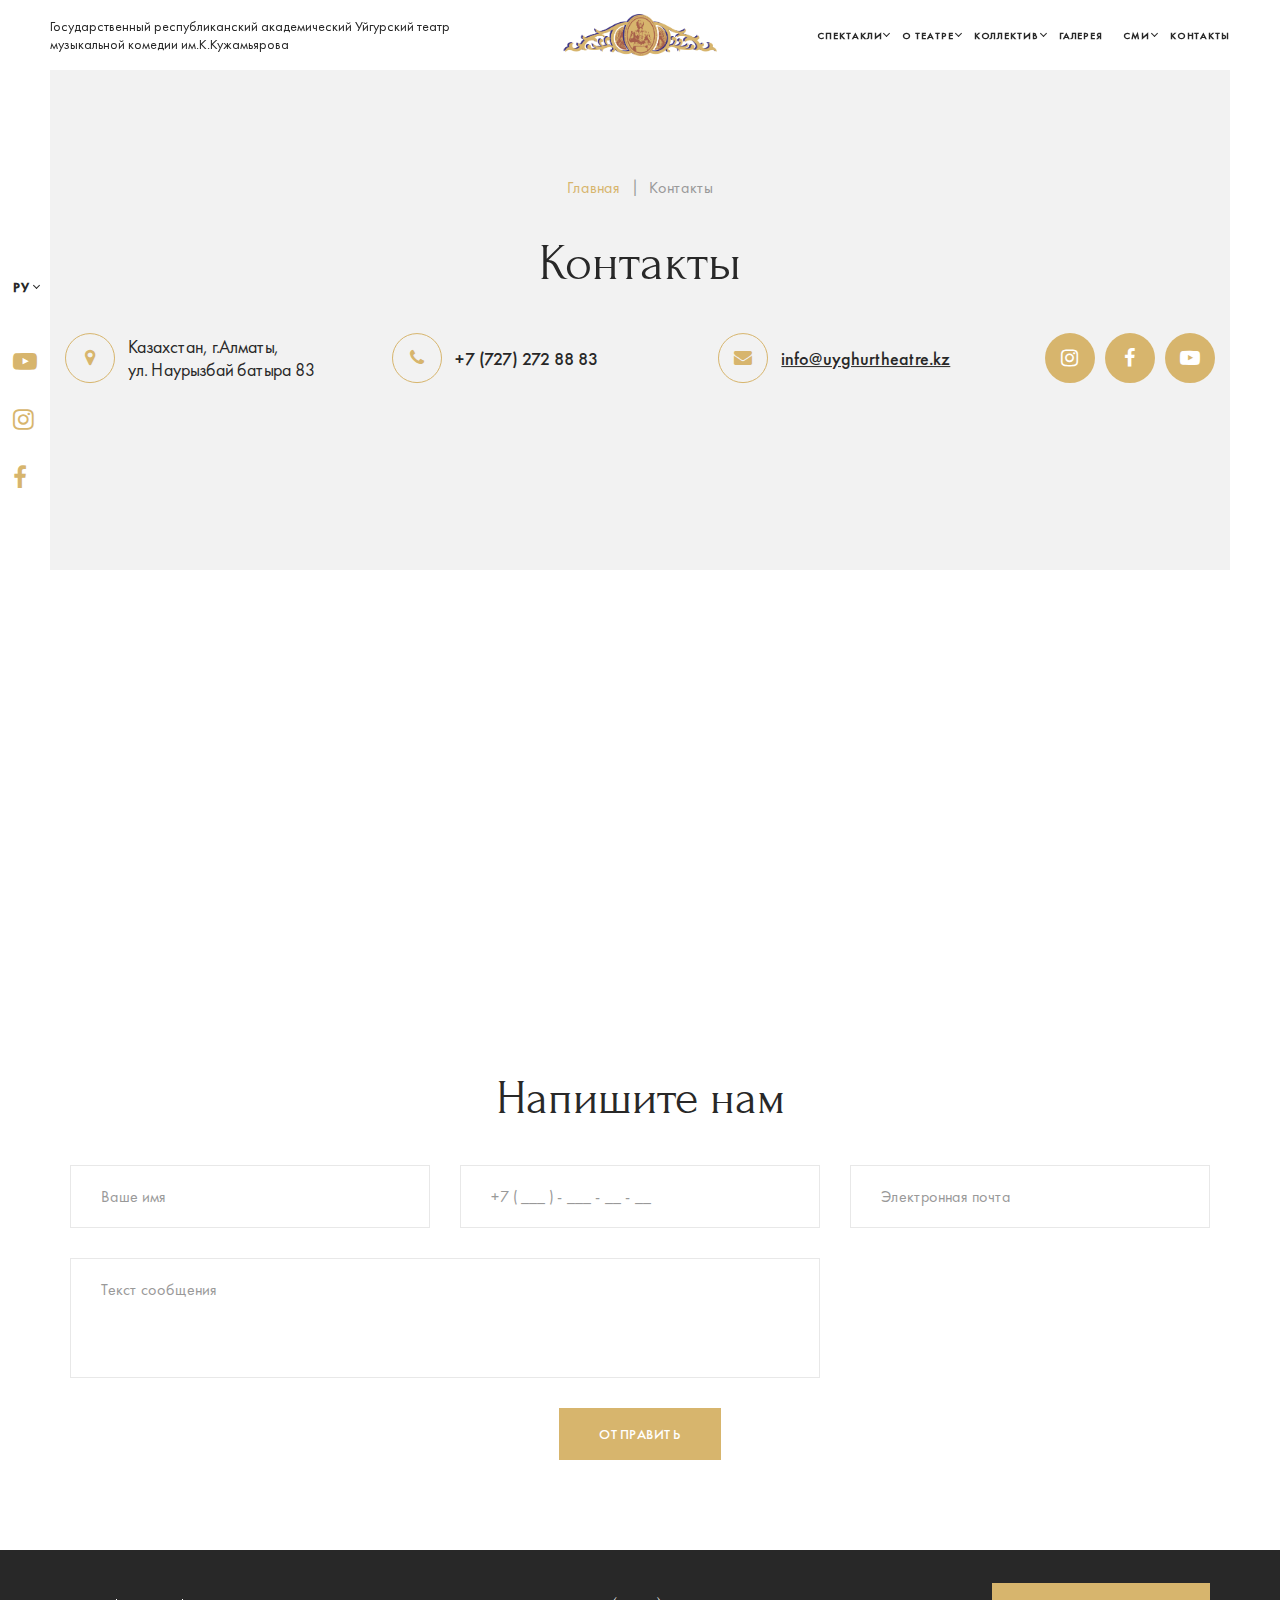
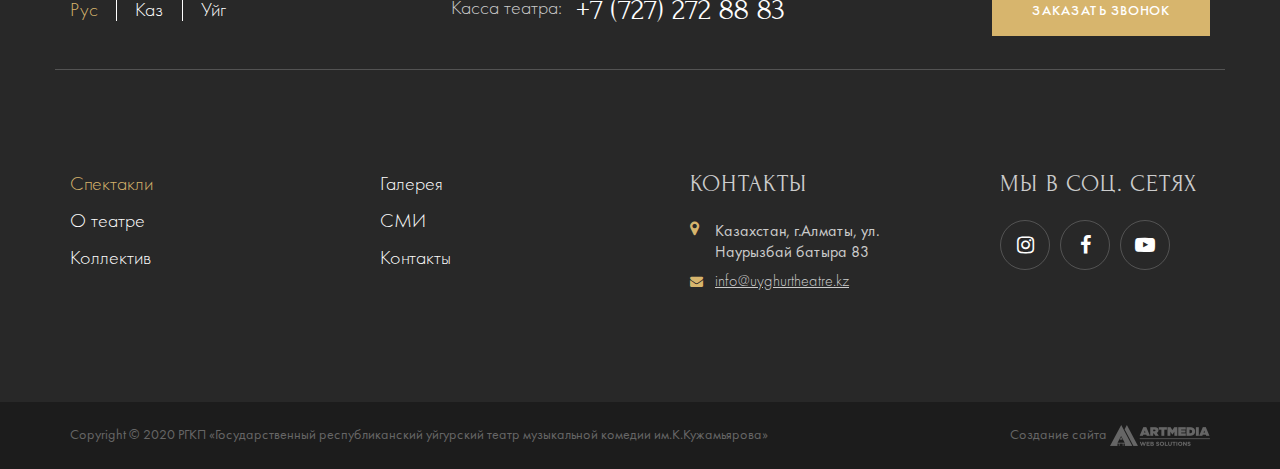
<file: contacts.html>
<!DOCTYPE html>
<html lang="ru">
<head>
	<meta charset="UTF-8">
    <meta name="viewport" content="width=device-width, initial-scale=1.0, maximum-scale=1">
    <meta http-equiv="X-UA-Compatible" content="ie=edge">
	<title>Contacts</title>
	<link rel="stylesheet" href="css/libs.css">
	<link rel="stylesheet" href="css/style.css">

</head>
<body>
	<div class="preload">
		<div class="sk-double-bounce">
			<div class="sk-child sk-double-bounce-1"></div>
			<div class="sk-child sk-double-bounce-2"></div>
		</div>
	</div>
	
	<header class="header">
		<div class="container container--widest flex center spb">
			<div class="nav--btn">
				<svg class="ham hamRotate ham4" viewBox="0 0 100 100" width="80" onclick="this.classList.toggle('active')">
					<path
						  class="line top"
						  d="m 70,33 h -40 c 0,0 -8.5,-0.149796 -8.5,8.5 0,8.649796 8.5,8.5 8.5,8.5 h 20 v -20" />
					<path
						  class="line middle"
						  d="m 70,50 h -40" />
					<path
						  class="line bottom"
						  d="m 30,67 h 40 c 0,0 8.5,0.149796 8.5,-8.5 0,-8.649796 -8.5,-8.5 -8.5,-8.5 h -20 v 20" />
				  </svg>
			</div>
			<div class="slogan">Государственный республиканский академический Уйгурский театр <br>музыкальной комедии им.К.Кужамьярова</div>
			<a href="index.html" class="logo-link"><img src="./img/logo.png" alt=""></a>
			<nav class="nav">
				<ul class="flex center nav-ul">
					<li class="dropdown">
						<div class="nav_el trigger">Спектакли</div>
						<ul class="dropdown-menu">
							<li><a href="#">Афиша</a></li>
							<li><a href="#">Репертуар</a></li>
						</ul>
					</li>
					<li class="dropdown">
						<div class="trigger nav_el">О театре</div>
						<ul class="dropdown-menu">
							<li><a href="about.html">О театре</a></li>
							<li><a href="about.html">О театре</a></li>
							<li><a href="about.html">О театре</a></li>
							<li><a href="about.html">О театре</a></li>
						</ul>
					</li>
	
					<li class="dropdown">
						<div class="trigger nav_el">Коллектив</div>
						<ul class="dropdown-menu">
							<li><a href="#">Коллектив</a></li>
							<li><a href="#">Коллектив</a></li>
							<li><a href="#">Коллектив</a></li>
							<li><a href="#">Коллектив</a></li>
						</ul>
					</li>
	
					<li>
						<a href="#" class="nav_el">Галерея</a>
					</li>
					<li class="dropdown">
						<div class="trigger nav_el">СМИ</div>
						<ul class="dropdown-menu">
							<li><a href="#">Статьи</a></li>
							<li><a href="#">Новости</a></li>
							<li><a href="#">Публикации</a></li>
						</ul>
					</li>
					<li class="cts"><a href="contacts.html" class="nav_el">Контакты</a></li>
				</ul>
			</nav>
	
		</div>
	</header>
	
	<div class="header-side">
		<div class="langs dropdown">
			<div class="trigger">РУ</div>
			<div class="dropdown-menu">
				<a href="#">РУ</a>
				<a href="#">КАЗ</a>
				<a href="#">УЙГ</a>
			</div>
		</div>
		<div class="soc-row side-soc">
			<a href="#" target="_blank"><i class="fa fa-youtube-play" aria-hidden="true"></i></a>
			<a href="#" target="_blank"><i class="fa fa-instagram" aria-hidden="true"></i></a>
			<a href="#" target="_blank"><i class="fa fa-facebook" aria-hidden="true"></i></a>
		</div>
	</div>
	
	
	<div class="modal" id="modal-send">
		<div class="modal__layer"></div>
		<div class="modal__block">
			<a href="#" class="close"></a>
			<h4>Ваше сообщение успешно отправлено</h4>
		</div>
	</div>
	
	
	<div class="modal" id="modal--call">
		<div class="modal__layer"></div>
		<div class="modal__block">
			<a href="#" class="close"></a>
			<h4>Заказать звонок</h4>
			<form action="">
				<input type="text" required placeholder="Ваше имя">
				<input type="tel" class="tel" required placeholder="+7 (___) ___-__-__">
				<input type="email" required placeholder="Электронная почта">
				<button class="btn btn--filled open--modal" data-modal="#secc-ssend-req" type="submit">отправить</button>
			</form>
		</div>
	</div>
	
	
	
	<div class="modal" id="secc-ssend-req">
		<div class="modal__layer"></div>
		<div class="modal__block">
			<a href="#" class="close"></a>
			<h4>Ваша заявка успешно отправлена</h4>
		</div>
	</div>
	<div class="wrapper page cts-page">
		<section id="sec30" class="rel rel30 cts-page">
			<div class="container container--widest">
	
				<div class="widetitle widetitle--color">
					
					<div class="widetitle_content">
						<div class="breadcrumbs">
							<ul>
								<li><a href="index.html">Главная</a></li>
								<li><a href="#" class="current">Контакты</a></li>
							</ul>
						</div>
	
						<div class="h1_and_desc">
							<h1>Контакты</h1>
	
							<div class="cts-grid">
								<div class="cts-media flex">
									<div class="circle"><i class="fa fa-map-marker" aria-hidden="true"></i></div>
									<div class="content">Казахстан, г.Алматы, <nobr>ул. Наурызбай</nobr> батыра 83</div>
								</div>
	
								<div class="cts-media flex">
									<div class="circle"><i class="fa fa-phone" aria-hidden="true"></i></div>
									<div class="content"><a href="tel:7777777">+7 (727) 272 88 83</a></div>
								</div>
	
								<div class="cts-media flex">
									<div class="circle"><i class="fa fa-envelope" aria-hidden="true"></i></div>
									<div class="content"><a href="mailto:info@uyghurtheatre.kz" class="maillink">info@uyghurtheatre.kz</a></div>
								</div>
	
								<div class="soc_row cts_soc">
									<a href="#" target="_blank" class="soc_link soc_inst"><i class="fa fa-instagram" aria-hidden="true"></i></a>
									<a href="#" target="_blank" class="soc_link soc_fb"><i class="fa fa-facebook" aria-hidden="true"></i></a>
									<a href="#" target="_blank" class="soc_link soc_yt"><i class="fa fa-youtube-play" aria-hidden="true"></i></a>
								</div>
							</div>
	
						</div>
					</div>
				</div>
			</div>
			<div class="container">
				<div class="map" id="#map">
					<iframe src="https://yandex.ru/map-widget/v1/?um=constructor%3A08547c491e51e6c6dce4ade4a0f01ce86ac26cb34e62253761bb647651ed03e4&amp;source=constructor" width="1140" height="491" frameborder="0"></iframe>
				</div>
			</div>
		</section>
	
		<section class="contactus">
			<div class="container">
				<h2>Напишите нам</h2>
				<form action="">
					<div class="ctsus_grid">
						<input type="text" required placeholder="Ваше имя">
						<input type="tel" required placeholder="+7 ( ___ ) - ___ - __ - __" class="tel">
						<input type="email" required placeholder="Электронная почта">
						<textarea placeholder="Текст сообщения" required></textarea>
						<div class="g-recaptcha"><div style="width: 304px; height: 78px;"><div><iframe src="https://www.google.com/recaptcha/api2/anchor?ar=1&amp;k=6Lefv7oZAAAAABhYhyZ7WhGNd393GddP32_Al8_I&amp;co=aHR0cDovL3R0Zy45ei5rejo4MA..&amp;hl=en&amp;v=UFwvoDBMjc8LiYc1DKXiAomK&amp;size=normal&amp;cb=u0qff7m7xyz8" width="304" height="78" role="presentation" name="a-h1m8i5im78c" frameborder="0" scrolling="no" sandbox="allow-forms allow-popups allow-same-origin allow-scripts allow-top-navigation allow-modals allow-popups-to-escape-sandbox"></iframe></div><textarea id="g-recaptcha-response" name="g-recaptcha-response" class="g-recaptcha-response" style="width: 250px; height: 40px; border: 1px solid rgb(193, 193, 193); margin: 10px 25px; padding: 0px; resize: none; display: none;"></textarea></div></div>
					</div>
					<button class="btn btn--filled open--modal" data-modal="#modal-send">Отправить</button>
				</form>
			</div>
		</section>

	</div>




    <footer class="f">
        <div class="f__upper">
            <div class="container flex spb center f_topc">
                <div class="f__langs flex center">
                    <a href="#" class="active">Рус</a>
                    <a href="#">Каз</a>
                    <a href="#">Уйг</a>
                </div>
                <div>
                    Касса театра:
                    <a href="tel:+77272728883" class="phone-link">+7 (727) 272 88 83</a>
                </div>
                <button class="btn btn--filled open--modal" data-modal="#modal--call">Заказать звонок</button>
            </div>
            <div class="f_mainc container">
                <div class="f_links-block">
                    <a href="#" class="active">Спектакли</a>
                    <a href="about.html">О театре</a>
                    <a href="#">Коллектив</a>
                </div>
                <div class="f_links-block">
                    <a href="#">Галерея</a>
                    <a href="#">СМИ</a>
                    <a href="contacts.html">Контакты</a>
                </div>
    
                <div class="f_cts">
                    <div class="f_title">Контакты</div>
                    <div class="col--location">Казахстан, г.Алматы, ул. Наурызбай батыра 83</div>
                    <div class="col--email"><a href="mailto:info@uyghurtheatre.kz" class="maillink">info@uyghurtheatre.kz</a></div>
                </div>
                <div class="f_soc">
                    <div class="f_title">Мы в соц. сетях</div>
                    <div class="soc_row">
                        <a href="#" target="_blank" class="soc_link soc_inst"><i class="fa fa-instagram" aria-hidden="true"></i></a>
                        <a href="#" target="_blank" class="soc_link soc_fb"><i class="fa fa-facebook" aria-hidden="true"></i></a>
                        <a href="#" target="_blank" class="soc_link soc_yt"><i class="fa fa-youtube-play" aria-hidden="true"></i></a>
                    </div>
                </div>
            </div>
        </div>
        <div class="f__bottom">
            <div class="container flex spb">
                <div class="copy">Copyright &copy; 2020 РГКП «Государственный республиканский уйгурский театр музыкальной комедии им.К.Кужамьярова»</div>
                <div class="art-c">
                    <a href="https://www.artmedia.kz/" target="_blank">Создание сайта</a>
                    <img src="./img/art.png" alt="">
                </div>
            </div>
        </div>
    </footer>
    <script type="text/javascript" src="js/jquery.js"></script>
		<script type="text/javascript" src="js/libs.js"></script>
		<script type="text/javascript" src="js/main.js"></script>
</body>
</html>
</file>
<file: css/libs.css>
@charset 'UTF-8';.slick-next,.slick-prev{font-size:0;line-height:0;position:absolute;top:50%;display:block;width:20px;height:20px;padding:0;-webkit-transform:translate(0,-50%);-ms-transform:translate(0,-50%);transform:translate(0,-50%);cursor:pointer;color:transparent;border:none;outline:0;background:0 0}.slick-next:focus,.slick-next:hover,.slick-prev:focus,.slick-prev:hover{color:transparent;outline:0;background:0 0}.slick-next:focus:before,.slick-next:hover:before,.slick-prev:focus:before,.slick-prev:hover:before{opacity:1}.slick-next.slick-disabled:before,.slick-prev.slick-disabled:before{opacity:.25}.slick-next:before,.slick-prev:before{font-family:slick;font-size:20px;line-height:1;opacity:.75;color:#fff;-webkit-font-smoothing:antialiased;-moz-osx-font-smoothing:grayscale}.slick-prev{left:-25px}[dir=rtl] .slick-prev{right:-25px;left:auto}.slick-prev:before{content:'←'}[dir=rtl] .slick-prev:before{content:'→'}.slick-next{right:-25px}[dir=rtl] .slick-next{right:auto;left:-25px}.slick-next:before{content:'→'}[dir=rtl] .slick-next:before{content:'←'}.slick-dotted.slick-slider{margin-bottom:30px}.slick-dots{position:absolute;bottom:-25px;display:block;width:100%;padding:0;margin:0;list-style:none;text-align:center}.slick-dots li{position:relative;display:inline-block;width:20px;height:20px;margin:0 5px;padding:0;cursor:pointer}.slick-dots li button{font-size:0;line-height:0;display:block;width:20px;height:20px;padding:5px;cursor:pointer;color:transparent;border:0;outline:0;background:0 0}.slick-dots li button:focus,.slick-dots li button:hover{outline:0}.slick-dots li button:focus:before,.slick-dots li button:hover:before{opacity:1}.slick-dots li button:before{font-family:slick;font-size:6px;line-height:20px;position:absolute;top:0;left:0;width:20px;height:20px;content:'•';text-align:center;opacity:.25;color:#000;-webkit-font-smoothing:antialiased;-moz-osx-font-smoothing:grayscale}.slick-dots li.slick-active button:before{opacity:.75;color:#000}.slick-slider{position:relative;display:block;box-sizing:border-box;-webkit-user-select:none;-moz-user-select:none;-ms-user-select:none;user-select:none;-webkit-touch-callout:none;-khtml-user-select:none;-ms-touch-action:pan-y;touch-action:pan-y;-webkit-tap-highlight-color:transparent}.slick-list{position:relative;display:block;overflow:hidden;margin:0;padding:0}.slick-list:focus{outline:0}.slick-list.dragging{cursor:pointer;cursor:hand}.slick-slider .slick-list,.slick-slider .slick-track{-webkit-transform:translate3d(0,0,0);-moz-transform:translate3d(0,0,0);-ms-transform:translate3d(0,0,0);-o-transform:translate3d(0,0,0);transform:translate3d(0,0,0)}.slick-track{position:relative;top:0;left:0;display:block}.slick-track:after,.slick-track:before{display:table;content:''}.slick-track:after{clear:both}.slick-loading .slick-track{visibility:hidden}.slick-slide{display:none;float:left;height:100%;min-height:1px}[dir=rtl] .slick-slide{float:right}.slick-slide img{display:block}.slick-slide.slick-loading img{display:none}.slick-slide.dragging img{pointer-events:none}.slick-initialized .slick-slide{display:block}.slick-loading .slick-slide{visibility:hidden}.slick-vertical .slick-slide{display:block;height:auto;border:1px solid transparent}.slick-arrow.slick-hidden{display:none}/*!
 * animate.css -http://daneden.me/animate
 * Version - 3.5.2
 * Licensed under the MIT license - http://opensource.org/licenses/MIT
 *
 * Copyright (c) 2017 Daniel Eden
 */.animated{animation-duration:1s;animation-fill-mode:both}.animated.infinite{animation-iteration-count:infinite}.animated.hinge{animation-duration:2s}.animated.bounceIn,.animated.bounceOut,.animated.flipOutX,.animated.flipOutY{animation-duration:.75s}@keyframes bounce{20%,53%,80%,from,to{animation-timing-function:cubic-bezier(.215,.61,.355,1);transform:translate3d(0,0,0)}40%,43%{animation-timing-function:cubic-bezier(.755,.050,.855,.060);transform:translate3d(0,-30px,0)}70%{animation-timing-function:cubic-bezier(.755,.050,.855,.060);transform:translate3d(0,-15px,0)}90%{transform:translate3d(0,-4px,0)}}.bounce{animation-name:bounce;transform-origin:center bottom}@keyframes flash{50%,from,to{opacity:1}25%,75%{opacity:0}}.flash{animation-name:flash}@keyframes pulse{from{transform:scale3d(1,1,1)}50%{transform:scale3d(1.05,1.05,1.05)}to{transform:scale3d(1,1,1)}}.pulse{animation-name:pulse}@keyframes rubberBand{from{transform:scale3d(1,1,1)}30%{transform:scale3d(1.25,.75,1)}40%{transform:scale3d(.75,1.25,1)}50%{transform:scale3d(1.15,.85,1)}65%{transform:scale3d(.95,1.05,1)}75%{transform:scale3d(1.05,.95,1)}to{transform:scale3d(1,1,1)}}.rubberBand{animation-name:rubberBand}@keyframes shake{from,to{transform:translate3d(0,0,0)}10%,30%,50%,70%,90%{transform:translate3d(-10px,0,0)}20%,40%,60%,80%{transform:translate3d(10px,0,0)}}.shake{animation-name:shake}@keyframes headShake{0%{transform:translateX(0)}6.5%{transform:translateX(-6px) rotateY(-9deg)}18.5%{transform:translateX(5px) rotateY(7deg)}31.5%{transform:translateX(-3px) rotateY(-5deg)}43.5%{transform:translateX(2px) rotateY(3deg)}50%{transform:translateX(0)}}.headShake{animation-timing-function:ease-in-out;animation-name:headShake}@keyframes swing{20%{transform:rotate3d(0,0,1,15deg)}40%{transform:rotate3d(0,0,1,-10deg)}60%{transform:rotate3d(0,0,1,5deg)}80%{transform:rotate3d(0,0,1,-5deg)}to{transform:rotate3d(0,0,1,0deg)}}.swing{transform-origin:top center;animation-name:swing}@keyframes tada{from{transform:scale3d(1,1,1)}10%,20%{transform:scale3d(.9,.9,.9) rotate3d(0,0,1,-3deg)}30%,50%,70%,90%{transform:scale3d(1.1,1.1,1.1) rotate3d(0,0,1,3deg)}40%,60%,80%{transform:scale3d(1.1,1.1,1.1) rotate3d(0,0,1,-3deg)}to{transform:scale3d(1,1,1)}}.tada{animation-name:tada}@keyframes wobble{from{transform:none}15%{transform:translate3d(-25%,0,0) rotate3d(0,0,1,-5deg)}30%{transform:translate3d(20%,0,0) rotate3d(0,0,1,3deg)}45%{transform:translate3d(-15%,0,0) rotate3d(0,0,1,-3deg)}60%{transform:translate3d(10%,0,0) rotate3d(0,0,1,2deg)}75%{transform:translate3d(-5%,0,0) rotate3d(0,0,1,-1deg)}to{transform:none}}.wobble{animation-name:wobble}@keyframes jello{11.1%,from,to{transform:none}22.2%{transform:skewX(-12.5deg) skewY(-12.5deg)}33.3%{transform:skewX(6.25deg) skewY(6.25deg)}44.4%{transform:skewX(-3.125deg) skewY(-3.125deg)}55.5%{transform:skewX(1.5625deg) skewY(1.5625deg)}66.6%{transform:skewX(-.78125deg) skewY(-.78125deg)}77.7%{transform:skewX(.390625deg) skewY(.390625deg)}88.8%{transform:skewX(-.1953125deg) skewY(-.1953125deg)}}.jello{animation-name:jello;transform-origin:center}@keyframes bounceIn{20%,40%,60%,80%,from,to{animation-timing-function:cubic-bezier(.215,.61,.355,1)}0%{opacity:0;transform:scale3d(.3,.3,.3)}20%{transform:scale3d(1.1,1.1,1.1)}40%{transform:scale3d(.9,.9,.9)}60%{opacity:1;transform:scale3d(1.03,1.03,1.03)}80%{transform:scale3d(.97,.97,.97)}to{opacity:1;transform:scale3d(1,1,1)}}.bounceIn{animation-name:bounceIn}@keyframes bounceInDown{60%,75%,90%,from,to{animation-timing-function:cubic-bezier(.215,.61,.355,1)}0%{opacity:0;transform:translate3d(0,-3000px,0)}60%{opacity:1;transform:translate3d(0,25px,0)}75%{transform:translate3d(0,-10px,0)}90%{transform:translate3d(0,5px,0)}to{transform:none}}.bounceInDown{animation-name:bounceInDown}@keyframes bounceInLeft{60%,75%,90%,from,to{animation-timing-function:cubic-bezier(.215,.61,.355,1)}0%{opacity:0;transform:translate3d(-3000px,0,0)}60%{opacity:1;transform:translate3d(25px,0,0)}75%{transform:translate3d(-10px,0,0)}90%{transform:translate3d(5px,0,0)}to{transform:none}}.bounceInLeft{animation-name:bounceInLeft}@keyframes bounceInRight{60%,75%,90%,from,to{animation-timing-function:cubic-bezier(.215,.61,.355,1)}from{opacity:0;transform:translate3d(3000px,0,0)}60%{opacity:1;transform:translate3d(-25px,0,0)}75%{transform:translate3d(10px,0,0)}90%{transform:translate3d(-5px,0,0)}to{transform:none}}.bounceInRight{animation-name:bounceInRight}@keyframes bounceInUp{60%,75%,90%,from,to{animation-timing-function:cubic-bezier(.215,.61,.355,1)}from{opacity:0;transform:translate3d(0,3000px,0)}60%{opacity:1;transform:translate3d(0,-20px,0)}75%{transform:translate3d(0,10px,0)}90%{transform:translate3d(0,-5px,0)}to{transform:translate3d(0,0,0)}}.bounceInUp{animation-name:bounceInUp}@keyframes bounceOut{20%{transform:scale3d(.9,.9,.9)}50%,55%{opacity:1;transform:scale3d(1.1,1.1,1.1)}to{opacity:0;transform:scale3d(.3,.3,.3)}}.bounceOut{animation-name:bounceOut}@keyframes bounceOutDown{20%{transform:translate3d(0,10px,0)}40%,45%{opacity:1;transform:translate3d(0,-20px,0)}to{opacity:0;transform:translate3d(0,2000px,0)}}.bounceOutDown{animation-name:bounceOutDown}@keyframes bounceOutLeft{20%{opacity:1;transform:translate3d(20px,0,0)}to{opacity:0;transform:translate3d(-2000px,0,0)}}.bounceOutLeft{animation-name:bounceOutLeft}@keyframes bounceOutRight{20%{opacity:1;transform:translate3d(-20px,0,0)}to{opacity:0;transform:translate3d(2000px,0,0)}}.bounceOutRight{animation-name:bounceOutRight}@keyframes bounceOutUp{20%{transform:translate3d(0,-10px,0)}40%,45%{opacity:1;transform:translate3d(0,20px,0)}to{opacity:0;transform:translate3d(0,-2000px,0)}}.bounceOutUp{animation-name:bounceOutUp}@keyframes fadeIn{from{opacity:0}to{opacity:1}}.fadeIn{animation-name:fadeIn}@keyframes fadeInDown{from{opacity:0;transform:translate3d(0,-100%,0)}to{opacity:1;transform:none}}.fadeInDown{animation-name:fadeInDown}@keyframes fadeInDownBig{from{opacity:0;transform:translate3d(0,-2000px,0)}to{opacity:1;transform:none}}.fadeInDownBig{animation-name:fadeInDownBig}@keyframes fadeInLeft{from{opacity:0;transform:translate3d(-100%,0,0)}to{opacity:1;transform:none}}.fadeInLeft{animation-name:fadeInLeft}@keyframes fadeInLeftBig{from{opacity:0;transform:translate3d(-2000px,0,0)}to{opacity:1;transform:none}}.fadeInLeftBig{animation-name:fadeInLeftBig}@keyframes fadeInRight{from{opacity:0;transform:translate3d(100%,0,0)}to{opacity:1;transform:none}}.fadeInRight{animation-name:fadeInRight}@keyframes fadeInRightBig{from{opacity:0;transform:translate3d(2000px,0,0)}to{opacity:1;transform:none}}.fadeInRightBig{animation-name:fadeInRightBig}@keyframes fadeInUp{from{opacity:0;transform:translate3d(0,100%,0)}to{opacity:1;transform:none}}.fadeInUp{animation-name:fadeInUp}@keyframes fadeInUpBig{from{opacity:0;transform:translate3d(0,2000px,0)}to{opacity:1;transform:none}}.fadeInUpBig{animation-name:fadeInUpBig}@keyframes fadeOut{from{opacity:1}to{opacity:0}}.fadeOut{animation-name:fadeOut}@keyframes fadeOutDown{from{opacity:1}to{opacity:0;transform:translate3d(0,100%,0)}}.fadeOutDown{animation-name:fadeOutDown}@keyframes fadeOutDownBig{from{opacity:1}to{opacity:0;transform:translate3d(0,2000px,0)}}.fadeOutDownBig{animation-name:fadeOutDownBig}@keyframes fadeOutLeft{from{opacity:1}to{opacity:0;transform:translate3d(-100%,0,0)}}.fadeOutLeft{animation-name:fadeOutLeft}@keyframes fadeOutLeftBig{from{opacity:1}to{opacity:0;transform:translate3d(-2000px,0,0)}}.fadeOutLeftBig{animation-name:fadeOutLeftBig}@keyframes fadeOutRight{from{opacity:1}to{opacity:0;transform:translate3d(100%,0,0)}}.fadeOutRight{animation-name:fadeOutRight}@keyframes fadeOutRightBig{from{opacity:1}to{opacity:0;transform:translate3d(2000px,0,0)}}.fadeOutRightBig{animation-name:fadeOutRightBig}@keyframes fadeOutUp{from{opacity:1}to{opacity:0;transform:translate3d(0,-100%,0)}}.fadeOutUp{animation-name:fadeOutUp}@keyframes fadeOutUpBig{from{opacity:1}to{opacity:0;transform:translate3d(0,-2000px,0)}}.fadeOutUpBig{animation-name:fadeOutUpBig}@keyframes flip{from{transform:perspective(400px) rotate3d(0,1,0,-360deg);animation-timing-function:ease-out}40%{transform:perspective(400px) translate3d(0,0,150px) rotate3d(0,1,0,-190deg);animation-timing-function:ease-out}50%{transform:perspective(400px) translate3d(0,0,150px) rotate3d(0,1,0,-170deg);animation-timing-function:ease-in}80%{transform:perspective(400px) scale3d(.95,.95,.95);animation-timing-function:ease-in}to{transform:perspective(400px);animation-timing-function:ease-in}}.animated.flip{-webkit-backface-visibility:visible;backface-visibility:visible;animation-name:flip}@keyframes flipInX{from{transform:perspective(400px) rotate3d(1,0,0,90deg);animation-timing-function:ease-in;opacity:0}40%{transform:perspective(400px) rotate3d(1,0,0,-20deg);animation-timing-function:ease-in}60%{transform:perspective(400px) rotate3d(1,0,0,10deg);opacity:1}80%{transform:perspective(400px) rotate3d(1,0,0,-5deg)}to{transform:perspective(400px)}}.flipInX{-webkit-backface-visibility:visible!important;backface-visibility:visible!important;animation-name:flipInX}@keyframes flipInY{from{transform:perspective(400px) rotate3d(0,1,0,90deg);animation-timing-function:ease-in;opacity:0}40%{transform:perspective(400px) rotate3d(0,1,0,-20deg);animation-timing-function:ease-in}60%{transform:perspective(400px) rotate3d(0,1,0,10deg);opacity:1}80%{transform:perspective(400px) rotate3d(0,1,0,-5deg)}to{transform:perspective(400px)}}.flipInY{-webkit-backface-visibility:visible!important;backface-visibility:visible!important;animation-name:flipInY}@keyframes flipOutX{from{transform:perspective(400px)}30%{transform:perspective(400px) rotate3d(1,0,0,-20deg);opacity:1}to{transform:perspective(400px) rotate3d(1,0,0,90deg);opacity:0}}.flipOutX{animation-name:flipOutX;-webkit-backface-visibility:visible!important;backface-visibility:visible!important}@keyframes flipOutY{from{transform:perspective(400px)}30%{transform:perspective(400px) rotate3d(0,1,0,-15deg);opacity:1}to{transform:perspective(400px) rotate3d(0,1,0,90deg);opacity:0}}.flipOutY{-webkit-backface-visibility:visible!important;backface-visibility:visible!important;animation-name:flipOutY}@keyframes lightSpeedIn{from{transform:translate3d(100%,0,0) skewX(-30deg);opacity:0}60%{transform:skewX(20deg);opacity:1}80%{transform:skewX(-5deg);opacity:1}to{transform:none;opacity:1}}.lightSpeedIn{animation-name:lightSpeedIn;animation-timing-function:ease-out}@keyframes lightSpeedOut{from{opacity:1}to{transform:translate3d(100%,0,0) skewX(30deg);opacity:0}}.lightSpeedOut{animation-name:lightSpeedOut;animation-timing-function:ease-in}@keyframes rotateIn{from{transform-origin:center;transform:rotate3d(0,0,1,-200deg);opacity:0}to{transform-origin:center;transform:none;opacity:1}}.rotateIn{animation-name:rotateIn}@keyframes rotateInDownLeft{from{transform-origin:left bottom;transform:rotate3d(0,0,1,-45deg);opacity:0}to{transform-origin:left bottom;transform:none;opacity:1}}.rotateInDownLeft{animation-name:rotateInDownLeft}@keyframes rotateInDownRight{from{transform-origin:right bottom;transform:rotate3d(0,0,1,45deg);opacity:0}to{transform-origin:right bottom;transform:none;opacity:1}}.rotateInDownRight{animation-name:rotateInDownRight}@keyframes rotateInUpLeft{from{transform-origin:left bottom;transform:rotate3d(0,0,1,45deg);opacity:0}to{transform-origin:left bottom;transform:none;opacity:1}}.rotateInUpLeft{animation-name:rotateInUpLeft}@keyframes rotateInUpRight{from{transform-origin:right bottom;transform:rotate3d(0,0,1,-90deg);opacity:0}to{transform-origin:right bottom;transform:none;opacity:1}}.rotateInUpRight{animation-name:rotateInUpRight}@keyframes rotateOut{from{transform-origin:center;opacity:1}to{transform-origin:center;transform:rotate3d(0,0,1,200deg);opacity:0}}.rotateOut{animation-name:rotateOut}@keyframes rotateOutDownLeft{from{transform-origin:left bottom;opacity:1}to{transform-origin:left bottom;transform:rotate3d(0,0,1,45deg);opacity:0}}.rotateOutDownLeft{animation-name:rotateOutDownLeft}@keyframes rotateOutDownRight{from{transform-origin:right bottom;opacity:1}to{transform-origin:right bottom;transform:rotate3d(0,0,1,-45deg);opacity:0}}.rotateOutDownRight{animation-name:rotateOutDownRight}@keyframes rotateOutUpLeft{from{transform-origin:left bottom;opacity:1}to{transform-origin:left bottom;transform:rotate3d(0,0,1,-45deg);opacity:0}}.rotateOutUpLeft{animation-name:rotateOutUpLeft}@keyframes rotateOutUpRight{from{transform-origin:right bottom;opacity:1}to{transform-origin:right bottom;transform:rotate3d(0,0,1,90deg);opacity:0}}.rotateOutUpRight{animation-name:rotateOutUpRight}@keyframes hinge{0%{transform-origin:top left;animation-timing-function:ease-in-out}20%,60%{transform:rotate3d(0,0,1,80deg);transform-origin:top left;animation-timing-function:ease-in-out}40%,80%{transform:rotate3d(0,0,1,60deg);transform-origin:top left;animation-timing-function:ease-in-out;opacity:1}to{transform:translate3d(0,700px,0);opacity:0}}.hinge{animation-name:hinge}@keyframes jackInTheBox{from{opacity:0;transform:scale(.1) rotate(30deg);transform-origin:center bottom}50%{transform:rotate(-10deg)}70%{transform:rotate(3deg)}to{opacity:1;transform:scale(1)}}.jackInTheBox{animation-name:jackInTheBox}@keyframes rollIn{from{opacity:0;transform:translate3d(-100%,0,0) rotate3d(0,0,1,-120deg)}to{opacity:1;transform:none}}.rollIn{animation-name:rollIn}@keyframes rollOut{from{opacity:1}to{opacity:0;transform:translate3d(100%,0,0) rotate3d(0,0,1,120deg)}}.rollOut{animation-name:rollOut}@keyframes zoomIn{from{opacity:0;transform:scale3d(.3,.3,.3)}50%{opacity:1}}.zoomIn{animation-name:zoomIn}@keyframes zoomInDown{from{opacity:0;transform:scale3d(.1,.1,.1) translate3d(0,-1000px,0);animation-timing-function:cubic-bezier(.55,.055,.675,.19)}60%{opacity:1;transform:scale3d(.475,.475,.475) translate3d(0,60px,0);animation-timing-function:cubic-bezier(.175,.885,.32,1)}}.zoomInDown{animation-name:zoomInDown}@keyframes zoomInLeft{from{opacity:0;transform:scale3d(.1,.1,.1) translate3d(-1000px,0,0);animation-timing-function:cubic-bezier(.55,.055,.675,.19)}60%{opacity:1;transform:scale3d(.475,.475,.475) translate3d(10px,0,0);animation-timing-function:cubic-bezier(.175,.885,.32,1)}}.zoomInLeft{animation-name:zoomInLeft}@keyframes zoomInRight{from{opacity:0;transform:scale3d(.1,.1,.1) translate3d(1000px,0,0);animation-timing-function:cubic-bezier(.55,.055,.675,.19)}60%{opacity:1;transform:scale3d(.475,.475,.475) translate3d(-10px,0,0);animation-timing-function:cubic-bezier(.175,.885,.32,1)}}.zoomInRight{animation-name:zoomInRight}@keyframes zoomInUp{from{opacity:0;transform:scale3d(.1,.1,.1) translate3d(0,1000px,0);animation-timing-function:cubic-bezier(.55,.055,.675,.19)}60%{opacity:1;transform:scale3d(.475,.475,.475) translate3d(0,-60px,0);animation-timing-function:cubic-bezier(.175,.885,.32,1)}}.zoomInUp{animation-name:zoomInUp}@keyframes zoomOut{from{opacity:1}50%{opacity:0;transform:scale3d(.3,.3,.3)}to{opacity:0}}.zoomOut{animation-name:zoomOut}@keyframes zoomOutDown{40%{opacity:1;transform:scale3d(.475,.475,.475) translate3d(0,-60px,0);animation-timing-function:cubic-bezier(.55,.055,.675,.19)}to{opacity:0;transform:scale3d(.1,.1,.1) translate3d(0,2000px,0);transform-origin:center bottom;animation-timing-function:cubic-bezier(.175,.885,.32,1)}}.zoomOutDown{animation-name:zoomOutDown}@keyframes zoomOutLeft{40%{opacity:1;transform:scale3d(.475,.475,.475) translate3d(42px,0,0)}to{opacity:0;transform:scale(.1) translate3d(-2000px,0,0);transform-origin:left center}}.zoomOutLeft{animation-name:zoomOutLeft}@keyframes zoomOutRight{40%{opacity:1;transform:scale3d(.475,.475,.475) translate3d(-42px,0,0)}to{opacity:0;transform:scale(.1) translate3d(2000px,0,0);transform-origin:right center}}.zoomOutRight{animation-name:zoomOutRight}@keyframes zoomOutUp{40%{opacity:1;transform:scale3d(.475,.475,.475) translate3d(0,60px,0);animation-timing-function:cubic-bezier(.55,.055,.675,.19)}to{opacity:0;transform:scale3d(.1,.1,.1) translate3d(0,-2000px,0);transform-origin:center bottom;animation-timing-function:cubic-bezier(.175,.885,.32,1)}}.zoomOutUp{animation-name:zoomOutUp}@keyframes slideInDown{from{transform:translate3d(0,-100%,0);visibility:visible}to{transform:translate3d(0,0,0)}}.slideInDown{animation-name:slideInDown}@keyframes slideInLeft{from{transform:translate3d(-100%,0,0);visibility:visible}to{transform:translate3d(0,0,0)}}.slideInLeft{animation-name:slideInLeft}@keyframes slideInRight{from{transform:translate3d(100%,0,0);visibility:visible}to{transform:translate3d(0,0,0)}}.slideInRight{animation-name:slideInRight}@keyframes slideInUp{from{transform:translate3d(0,100%,0);visibility:visible}to{transform:translate3d(0,0,0)}}.slideInUp{animation-name:slideInUp}@keyframes slideOutDown{from{transform:translate3d(0,0,0)}to{visibility:hidden;transform:translate3d(0,100%,0)}}.slideOutDown{animation-name:slideOutDown}@keyframes slideOutLeft{from{transform:translate3d(0,0,0)}to{visibility:hidden;transform:translate3d(-100%,0,0)}}.slideOutLeft{animation-name:slideOutLeft}@keyframes slideOutRight{from{transform:translate3d(0,0,0)}to{visibility:hidden;transform:translate3d(100%,0,0)}}.slideOutRight{animation-name:slideOutRight}@keyframes slideOutUp{from{transform:translate3d(0,0,0)}to{visibility:hidden;transform:translate3d(0,-100%,0)}}.slideOutUp{animation-name:slideOutUp}.fancybox-enabled{overflow:hidden}.fancybox-enabled body{overflow:visible;height:100%}.fancybox-is-hidden{position:absolute;top:-9999px;left:-9999px;visibility:hidden}.fancybox-container{position:fixed;top:0;left:0;width:100%;height:100%;z-index:99993;-webkit-tap-highlight-color:transparent;-webkit-backface-visibility:hidden;backface-visibility:hidden;-webkit-transform:translateZ(0);transform:translateZ(0)}.fancybox-container~.fancybox-container{z-index:99992}.fancybox-bg,.fancybox-inner,.fancybox-outer,.fancybox-stage{position:absolute;top:0;right:0;bottom:0;left:0}.fancybox-outer{overflow-y:auto;-webkit-overflow-scrolling:touch}.fancybox-bg{background:#1e1e1e;opacity:0;transition-duration:inherit;transition-property:opacity;transition-timing-function:cubic-bezier(.47,0,.74,.71)}.fancybox-is-open .fancybox-bg{opacity:.87;transition-timing-function:cubic-bezier(.22,.61,.36,1)}.fancybox-caption-wrap,.fancybox-infobar,.fancybox-toolbar{position:absolute;direction:ltr;z-index:99997;opacity:0;visibility:hidden;transition:opacity .25s,visibility 0s linear .25s;box-sizing:border-box}.fancybox-show-caption .fancybox-caption-wrap,.fancybox-show-infobar .fancybox-infobar,.fancybox-show-toolbar .fancybox-toolbar{opacity:1;visibility:visible;transition:opacity .25s,visibility 0s}.fancybox-infobar{top:0;left:50%;margin-left:-79px}.fancybox-infobar__body{display:inline-block;width:70px;line-height:44px;font-size:13px;font-family:Helvetica Neue,Helvetica,Arial,sans-serif;text-align:center;color:#ddd;background-color:rgba(30,30,30,.7);pointer-events:none;-webkit-user-select:none;-moz-user-select:none;-ms-user-select:none;user-select:none;-webkit-touch-callout:none;-webkit-tap-highlight-color:transparent;-webkit-font-smoothing:subpixel-antialiased}.fancybox-toolbar{top:0;right:0}.fancybox-stage{overflow:hidden;direction:ltr;z-index:99994;-webkit-transform:translateZ(0)}.fancybox-slide{position:absolute;top:0;left:0;width:100%;height:100%;margin:0;padding:0;overflow:auto;outline:0;white-space:normal;box-sizing:border-box;text-align:center;z-index:99994;-webkit-overflow-scrolling:touch;display:none;-webkit-backface-visibility:hidden;backface-visibility:hidden;transition-property:opacity,-webkit-transform;transition-property:transform,opacity;transition-property:transform,opacity,-webkit-transform;-webkit-transform-style:preserve-3d;transform-style:preserve-3d}.fancybox-slide:before{content:"";display:inline-block;vertical-align:middle;height:100%;width:0}.fancybox-is-sliding .fancybox-slide,.fancybox-slide--current,.fancybox-slide--next,.fancybox-slide--previous{display:block}.fancybox-slide--image{overflow:visible}.fancybox-slide--image:before{display:none}.fancybox-slide--video .fancybox-content,.fancybox-slide--video iframe{background:#000}.fancybox-slide--map .fancybox-content,.fancybox-slide--map iframe{background:#e5e3df}.fancybox-slide--next{z-index:99995}.fancybox-slide>div{display:inline-block;position:relative;padding:24px;margin:44px 0;border-width:0;vertical-align:middle;text-align:left;background-color:#fff;overflow:auto;box-sizing:border-box}.fancybox-slide .fancybox-image-wrap{position:absolute;top:0;left:0;margin:0;padding:0;border:0;z-index:99995;background:0 0;cursor:default;overflow:visible;-webkit-transform-origin:top left;transform-origin:top left;background-size:100% 100%;background-repeat:no-repeat;-webkit-backface-visibility:hidden;backface-visibility:hidden;-webkit-user-select:none;-moz-user-select:none;-ms-user-select:none;user-select:none}.fancybox-can-zoomOut .fancybox-image-wrap{cursor:zoom-out}.fancybox-can-zoomIn .fancybox-image-wrap{cursor:zoom-in}.fancybox-can-drag .fancybox-image-wrap{cursor:-webkit-grab;cursor:grab}.fancybox-is-dragging .fancybox-image-wrap{cursor:-webkit-grabbing;cursor:grabbing}.fancybox-image,.fancybox-spaceball{position:absolute;top:0;left:0;width:100%;height:100%;margin:0;padding:0;border:0;max-width:none;max-height:none;-webkit-user-select:none;-moz-user-select:none;-ms-user-select:none;user-select:none}.fancybox-spaceball{z-index:1}.fancybox-slide--iframe .fancybox-content{padding:0;width:80%;height:80%;max-width:calc(100% - 100px);max-height:calc(100% - 88px);overflow:visible;background:#fff}.fancybox-iframe{display:block;padding:0;border:0;height:100%}.fancybox-error,.fancybox-iframe{margin:0;width:100%;background:#fff}.fancybox-error{padding:40px;max-width:380px;cursor:default}.fancybox-error p{margin:0;padding:0;color:#444;font:16px/20px Helvetica Neue,Helvetica,Arial,sans-serif}.fancybox-close-small{position:absolute;top:0;right:0;width:44px;height:44px;padding:0;margin:0;border:0;border-radius:0;outline:0;background:0 0;z-index:10;cursor:pointer}.fancybox-close-small:after{content:"×";position:absolute;top:5px;right:5px;width:30px;height:30px;font:20px/30px Arial,Helvetica Neue,Helvetica,sans-serif;color:#888;font-weight:300;text-align:center;border-radius:50%;border-width:0;background:#fff;transition:background .25s;box-sizing:border-box;z-index:2}.fancybox-close-small:focus:after{outline:1px dotted #888}.fancybox-close-small:hover:after{color:#555;background:#eee}.fancybox-slide--iframe .fancybox-close-small{top:0;right:-44px}.fancybox-slide--iframe .fancybox-close-small:after{background:0 0;font-size:35px;color:#aaa}.fancybox-slide--iframe .fancybox-close-small:hover:after{color:#fff}.fancybox-caption-wrap{bottom:0;left:0;right:0;padding:60px 30px 0;background:linear-gradient(180deg,transparent 0,rgba(0,0,0,.1) 20%,rgba(0,0,0,.2) 40%,rgba(0,0,0,.6) 80%,rgba(0,0,0,.8));pointer-events:none}.fancybox-caption{padding:30px 0;border-top:1px solid hsla(0,0%,100%,.4);font-size:14px;font-family:Helvetica Neue,Helvetica,Arial,sans-serif;color:#fff;line-height:20px;-webkit-text-size-adjust:none}.fancybox-caption a,.fancybox-caption button,.fancybox-caption select{pointer-events:all}.fancybox-caption a{color:#fff;text-decoration:underline}.fancybox-button{display:inline-block;position:relative;margin:0;padding:0;border:0;width:44px;height:44px;line-height:44px;text-align:center;background:0 0;color:#ddd;border-radius:0;cursor:pointer;vertical-align:top;outline:0}.fancybox-button[disabled]{cursor:default;pointer-events:none}.fancybox-button,.fancybox-infobar__body{background:rgba(30,30,30,.6)}.fancybox-button:hover:not([disabled]){color:#fff;background:rgba(0,0,0,.8)}.fancybox-button:after,.fancybox-button:before{content:"";pointer-events:none;position:absolute;background-color:currentColor;color:currentColor;opacity:.9;box-sizing:border-box;display:inline-block}.fancybox-button[disabled]:after,.fancybox-button[disabled]:before{opacity:.3}.fancybox-button--left:after,.fancybox-button--right:after{top:18px;width:6px;height:6px;background:0 0;border-top:2px solid currentColor;border-right:2px solid currentColor}.fancybox-button--left:after{left:20px;-webkit-transform:rotate(-135deg);transform:rotate(-135deg)}.fancybox-button--right:after{right:20px;-webkit-transform:rotate(45deg);transform:rotate(45deg)}.fancybox-button--left{border-bottom-left-radius:5px}.fancybox-button--right{border-bottom-right-radius:5px}.fancybox-button--close:after,.fancybox-button--close:before{content:"";display:inline-block;position:absolute;height:2px;width:16px;top:calc(50% - 1px);left:calc(50% - 8px)}.fancybox-button--close:before{-webkit-transform:rotate(45deg);transform:rotate(45deg)}.fancybox-button--close:after{-webkit-transform:rotate(-45deg);transform:rotate(-45deg)}.fancybox-arrow{position:absolute;top:50%;margin:-50px 0 0;height:100px;width:54px;padding:0;border:0;outline:0;background:0 0;cursor:pointer;z-index:99995;opacity:0;-webkit-user-select:none;-moz-user-select:none;-ms-user-select:none;user-select:none;transition:opacity .25s}.fancybox-arrow:after{content:"";position:absolute;top:28px;width:44px;height:44px;background-color:rgba(30,30,30,.8);background-image:url([data-uri]);background-repeat:no-repeat;background-position:50%;background-size:24px 24px}.fancybox-arrow--right{right:0}.fancybox-arrow--left{left:0;-webkit-transform:scaleX(-1);transform:scaleX(-1)}.fancybox-arrow--left:after,.fancybox-arrow--right:after{left:0}.fancybox-show-nav .fancybox-arrow{opacity:.6}.fancybox-show-nav .fancybox-arrow[disabled]{opacity:.3}.fancybox-slide>.fancybox-loading{border:6px solid hsla(0,0%,39%,.4);border-top:6px solid hsla(0,0%,100%,.6);border-radius:100%;height:50px;width:50px;-webkit-animation:a .8s infinite linear;animation:a .8s infinite linear;background:0 0;position:absolute;top:50%;left:50%;margin-top:-25px;margin-left:-25px;z-index:99999}@-webkit-keyframes a{0%{-webkit-transform:rotate(0);transform:rotate(0)}to{-webkit-transform:rotate(359deg);transform:rotate(359deg)}}@keyframes a{0%{-webkit-transform:rotate(0);transform:rotate(0)}to{-webkit-transform:rotate(359deg);transform:rotate(359deg)}}.fancybox-animated{transition-timing-function:cubic-bezier(0,0,.25,1)}.fancybox-fx-slide.fancybox-slide--previous{-webkit-transform:translate3d(-100%,0,0);transform:translate3d(-100%,0,0);opacity:0}.fancybox-fx-slide.fancybox-slide--next{-webkit-transform:translate3d(100%,0,0);transform:translate3d(100%,0,0);opacity:0}.fancybox-fx-slide.fancybox-slide--current{-webkit-transform:translateZ(0);transform:translateZ(0);opacity:1}.fancybox-fx-fade.fancybox-slide--next,.fancybox-fx-fade.fancybox-slide--previous{opacity:0;transition-timing-function:cubic-bezier(.19,1,.22,1)}.fancybox-fx-fade.fancybox-slide--current{opacity:1}.fancybox-fx-zoom-in-out.fancybox-slide--previous{-webkit-transform:scale3d(1.5,1.5,1.5);transform:scale3d(1.5,1.5,1.5);opacity:0}.fancybox-fx-zoom-in-out.fancybox-slide--next{-webkit-transform:scale3d(.5,.5,.5);transform:scale3d(.5,.5,.5);opacity:0}.fancybox-fx-zoom-in-out.fancybox-slide--current{-webkit-transform:scaleX(1);transform:scaleX(1);opacity:1}.fancybox-fx-rotate.fancybox-slide--previous{-webkit-transform:rotate(-1turn);transform:rotate(-1turn);opacity:0}.fancybox-fx-rotate.fancybox-slide--next{-webkit-transform:rotate(1turn);transform:rotate(1turn);opacity:0}.fancybox-fx-rotate.fancybox-slide--current{-webkit-transform:rotate(0);transform:rotate(0);opacity:1}.fancybox-fx-circular.fancybox-slide--previous{-webkit-transform:scale3d(0,0,0) translate3d(-100%,0,0);transform:scale3d(0,0,0) translate3d(-100%,0,0);opacity:0}.fancybox-fx-circular.fancybox-slide--next{-webkit-transform:scale3d(0,0,0) translate3d(100%,0,0);transform:scale3d(0,0,0) translate3d(100%,0,0);opacity:0}.fancybox-fx-circular.fancybox-slide--current{-webkit-transform:scaleX(1) translateZ(0);transform:scaleX(1) translateZ(0);opacity:1}.fancybox-fx-tube.fancybox-slide--previous{-webkit-transform:translate3d(-100%,0,0) scale(.1) skew(-10deg);transform:translate3d(-100%,0,0) scale(.1) skew(-10deg)}.fancybox-fx-tube.fancybox-slide--next{-webkit-transform:translate3d(100%,0,0) scale(.1) skew(10deg);transform:translate3d(100%,0,0) scale(.1) skew(10deg)}.fancybox-fx-tube.fancybox-slide--current{-webkit-transform:translateZ(0) scale(1);transform:translateZ(0) scale(1)}@media (max-width:800px){.fancybox-infobar{left:0;margin-left:0}.fancybox-button--left,.fancybox-button--right{display:none!important}.fancybox-caption{padding:20px 0;margin:0}}.fancybox-button--fullscreen:before{width:15px;height:11px;left:calc(50% - 7px);top:calc(50% - 6px);border:2px solid;background:0 0}.fancybox-button--pause:before,.fancybox-button--play:before{top:calc(50% - 6px);left:calc(50% - 4px);background:0 0}.fancybox-button--play:before{width:0;height:0;border-top:6px inset transparent;border-bottom:6px inset transparent;border-left:10px solid;border-radius:1px}.fancybox-button--pause:before{width:7px;height:11px;border-style:solid;border-width:0 2px}.fancybox-button--thumbs,.fancybox-thumbs{display:none}@media (min-width:800px){.fancybox-button--thumbs{display:inline-block}.fancybox-button--thumbs span{font-size:23px}.fancybox-button--thumbs:before{width:3px;height:3px;top:calc(50% - 2px);left:calc(50% - 2px);box-shadow:0 -4px 0,-4px -4px 0,4px -4px 0,inset 0 0 0 32px,-4px 0 0,4px 0 0,0 4px 0,-4px 4px 0,4px 4px 0}.fancybox-thumbs{position:absolute;top:0;right:0;bottom:0;left:auto;width:220px;margin:0;padding:5px 5px 0 0;background:#fff;word-break:normal;-webkit-tap-highlight-color:transparent;-webkit-overflow-scrolling:touch;-ms-overflow-style:-ms-autohiding-scrollbar;box-sizing:border-box;z-index:99995}.fancybox-show-thumbs .fancybox-thumbs{display:block}.fancybox-show-thumbs .fancybox-inner{right:220px}.fancybox-thumbs>ul{list-style:none;position:absolute;position:relative;width:100%;height:100%;margin:0;padding:0;overflow-x:hidden;overflow-y:auto;font-size:0}.fancybox-thumbs>ul>li{float:left;overflow:hidden;max-width:50%;padding:0;margin:0;width:105px;height:75px;position:relative;cursor:pointer;outline:0;border:5px solid transparent;border-top-width:0;border-right-width:0;-webkit-tap-highlight-color:transparent;-webkit-backface-visibility:hidden;backface-visibility:hidden;box-sizing:border-box}li.fancybox-thumbs-loading{background:rgba(0,0,0,.1)}.fancybox-thumbs>ul>li>img{position:absolute;top:0;left:0;min-width:100%;min-height:100%;max-width:none;max-height:none;-webkit-touch-callout:none;-webkit-user-select:none;-moz-user-select:none;-ms-user-select:none;user-select:none}.fancybox-thumbs>ul>li:before{content:"";position:absolute;top:0;right:0;bottom:0;left:0;border-radius:2px;border:4px solid #4ea7f9;z-index:99991;opacity:0;transition:all .2s cubic-bezier(.25,.46,.45,.94)}.fancybox-thumbs>ul>li.fancybox-thumbs-active:before{opacity:1}}/*!
 *  Font Awesome 4.7.0 by @davegandy - http://fontawesome.io - @fontawesome
 *  License - http://fontawesome.io/license (Font: SIL OFL 1.1, CSS: MIT License)
 */.fa.fa-pull-left,.fa.pull-left{margin-right:.3em}.fa,.fa-stack{display:inline-block}.fa-fw,.fa-li{text-align:center}.fa{font:normal normal normal 14px/1 FontAwesome;font-size:inherit;text-rendering:auto;-webkit-font-smoothing:antialiased;-moz-osx-font-smoothing:grayscale}.fa-lg{font-size:1.33333333em;line-height:.75em;vertical-align:-15%}.fa-2x{font-size:2em}.fa-3x{font-size:3em}.fa-4x{font-size:4em}.fa-5x{font-size:5em}.fa-fw{width:1.28571429em}.fa-ul{padding-left:0;margin-left:2.14285714em;list-style-type:none}.fa.fa-pull-right,.fa.pull-right{margin-left:.3em}.fa-ul>li{position:relative}.fa-li{position:absolute;left:-2.14285714em;width:2.14285714em;top:.14285714em}.fa-li.fa-lg{left:-1.85714286em}.fa-border{padding:.2em .25em .15em;border:.08em solid #eee;border-radius:.1em}.fa-pull-left{float:left}.fa-pull-right,.pull-right{float:right}.pull-left{float:left}.fa-spin{-webkit-animation:fa-spin 2s infinite linear;animation:fa-spin 2s infinite linear}.fa-pulse{-webkit-animation:fa-spin 1s infinite steps(8);animation:fa-spin 1s infinite steps(8)}@-webkit-keyframes fa-spin{0%{-webkit-transform:rotate(0);transform:rotate(0)}100%{-webkit-transform:rotate(359deg);transform:rotate(359deg)}}@keyframes fa-spin{0%{-webkit-transform:rotate(0);transform:rotate(0)}100%{-webkit-transform:rotate(359deg);transform:rotate(359deg)}}.fa-rotate-90{-webkit-transform:rotate(90deg);-ms-transform:rotate(90deg);transform:rotate(90deg)}.fa-rotate-180{-webkit-transform:rotate(180deg);-ms-transform:rotate(180deg);transform:rotate(180deg)}.fa-rotate-270{-webkit-transform:rotate(270deg);-ms-transform:rotate(270deg);transform:rotate(270deg)}.fa-flip-horizontal{-webkit-transform:scale(-1,1);-ms-transform:scale(-1,1);transform:scale(-1,1)}.fa-flip-vertical{-webkit-transform:scale(1,-1);-ms-transform:scale(1,-1);transform:scale(1,-1)}:root .fa-flip-horizontal,:root .fa-flip-vertical,:root .fa-rotate-180,:root .fa-rotate-270,:root .fa-rotate-90{filter:none}.fa-stack{position:relative;width:2em;height:2em;line-height:2em;vertical-align:middle}.fa-stack-1x,.fa-stack-2x{position:absolute;left:0;width:100%;text-align:center}.fa-stack-1x{line-height:inherit}.fa-stack-2x{font-size:2em}.fa-inverse{color:#fff}.fa-glass:before{content:"\f000"}.fa-music:before{content:"\f001"}.fa-search:before{content:"\f002"}.fa-envelope-o:before{content:"\f003"}.fa-heart:before{content:"\f004"}.fa-star:before{content:"\f005"}.fa-star-o:before{content:"\f006"}.fa-user:before{content:"\f007"}.fa-film:before{content:"\f008"}.fa-th-large:before{content:"\f009"}.fa-th:before{content:"\f00a"}.fa-th-list:before{content:"\f00b"}.fa-check:before{content:"\f00c"}.fa-close:before,.fa-remove:before,.fa-times:before{content:"\f00d"}.fa-search-plus:before{content:"\f00e"}.fa-search-minus:before{content:"\f010"}.fa-power-off:before{content:"\f011"}.fa-signal:before{content:"\f012"}.fa-cog:before,.fa-gear:before{content:"\f013"}.fa-trash-o:before{content:"\f014"}.fa-home:before{content:"\f015"}.fa-file-o:before{content:"\f016"}.fa-clock-o:before{content:"\f017"}.fa-road:before{content:"\f018"}.fa-download:before{content:"\f019"}.fa-arrow-circle-o-down:before{content:"\f01a"}.fa-arrow-circle-o-up:before{content:"\f01b"}.fa-inbox:before{content:"\f01c"}.fa-play-circle-o:before{content:"\f01d"}.fa-repeat:before,.fa-rotate-right:before{content:"\f01e"}.fa-refresh:before{content:"\f021"}.fa-list-alt:before{content:"\f022"}.fa-lock:before{content:"\f023"}.fa-flag:before{content:"\f024"}.fa-headphones:before{content:"\f025"}.fa-volume-off:before{content:"\f026"}.fa-volume-down:before{content:"\f027"}.fa-volume-up:before{content:"\f028"}.fa-qrcode:before{content:"\f029"}.fa-barcode:before{content:"\f02a"}.fa-tag:before{content:"\f02b"}.fa-tags:before{content:"\f02c"}.fa-book:before{content:"\f02d"}.fa-bookmark:before{content:"\f02e"}.fa-print:before{content:"\f02f"}.fa-camera:before{content:"\f030"}.fa-font:before{content:"\f031"}.fa-bold:before{content:"\f032"}.fa-italic:before{content:"\f033"}.fa-text-height:before{content:"\f034"}.fa-text-width:before{content:"\f035"}.fa-align-left:before{content:"\f036"}.fa-align-center:before{content:"\f037"}.fa-align-right:before{content:"\f038"}.fa-align-justify:before{content:"\f039"}.fa-list:before{content:"\f03a"}.fa-dedent:before,.fa-outdent:before{content:"\f03b"}.fa-indent:before{content:"\f03c"}.fa-video-camera:before{content:"\f03d"}.fa-image:before,.fa-photo:before,.fa-picture-o:before{content:"\f03e"}.fa-pencil:before{content:"\f040"}.fa-map-marker:before{content:"\f041"}.fa-adjust:before{content:"\f042"}.fa-tint:before{content:"\f043"}.fa-edit:before,.fa-pencil-square-o:before{content:"\f044"}.fa-share-square-o:before{content:"\f045"}.fa-check-square-o:before{content:"\f046"}.fa-arrows:before{content:"\f047"}.fa-step-backward:before{content:"\f048"}.fa-fast-backward:before{content:"\f049"}.fa-backward:before{content:"\f04a"}.fa-play:before{content:"\f04b"}.fa-pause:before{content:"\f04c"}.fa-stop:before{content:"\f04d"}.fa-forward:before{content:"\f04e"}.fa-fast-forward:before{content:"\f050"}.fa-step-forward:before{content:"\f051"}.fa-eject:before{content:"\f052"}.fa-chevron-left:before{content:"\f053"}.fa-chevron-right:before{content:"\f054"}.fa-plus-circle:before{content:"\f055"}.fa-minus-circle:before{content:"\f056"}.fa-times-circle:before{content:"\f057"}.fa-check-circle:before{content:"\f058"}.fa-question-circle:before{content:"\f059"}.fa-info-circle:before{content:"\f05a"}.fa-crosshairs:before{content:"\f05b"}.fa-times-circle-o:before{content:"\f05c"}.fa-check-circle-o:before{content:"\f05d"}.fa-ban:before{content:"\f05e"}.fa-arrow-left:before{content:"\f060"}.fa-arrow-right:before{content:"\f061"}.fa-arrow-up:before{content:"\f062"}.fa-arrow-down:before{content:"\f063"}.fa-mail-forward:before,.fa-share:before{content:"\f064"}.fa-expand:before{content:"\f065"}.fa-compress:before{content:"\f066"}.fa-plus:before{content:"\f067"}.fa-minus:before{content:"\f068"}.fa-asterisk:before{content:"\f069"}.fa-exclamation-circle:before{content:"\f06a"}.fa-gift:before{content:"\f06b"}.fa-leaf:before{content:"\f06c"}.fa-fire:before{content:"\f06d"}.fa-eye:before{content:"\f06e"}.fa-eye-slash:before{content:"\f070"}.fa-exclamation-triangle:before,.fa-warning:before{content:"\f071"}.fa-plane:before{content:"\f072"}.fa-calendar:before{content:"\f073"}.fa-random:before{content:"\f074"}.fa-comment:before{content:"\f075"}.fa-magnet:before{content:"\f076"}.fa-chevron-up:before{content:"\f077"}.fa-chevron-down:before{content:"\f078"}.fa-retweet:before{content:"\f079"}.fa-shopping-cart:before{content:"\f07a"}.fa-folder:before{content:"\f07b"}.fa-folder-open:before{content:"\f07c"}.fa-arrows-v:before{content:"\f07d"}.fa-arrows-h:before{content:"\f07e"}.fa-bar-chart-o:before,.fa-bar-chart:before{content:"\f080"}.fa-twitter-square:before{content:"\f081"}.fa-facebook-square:before{content:"\f082"}.fa-camera-retro:before{content:"\f083"}.fa-key:before{content:"\f084"}.fa-cogs:before,.fa-gears:before{content:"\f085"}.fa-comments:before{content:"\f086"}.fa-thumbs-o-up:before{content:"\f087"}.fa-thumbs-o-down:before{content:"\f088"}.fa-star-half:before{content:"\f089"}.fa-heart-o:before{content:"\f08a"}.fa-sign-out:before{content:"\f08b"}.fa-linkedin-square:before{content:"\f08c"}.fa-thumb-tack:before{content:"\f08d"}.fa-external-link:before{content:"\f08e"}.fa-sign-in:before{content:"\f090"}.fa-trophy:before{content:"\f091"}.fa-github-square:before{content:"\f092"}.fa-upload:before{content:"\f093"}.fa-lemon-o:before{content:"\f094"}.fa-phone:before{content:"\f095"}.fa-square-o:before{content:"\f096"}.fa-bookmark-o:before{content:"\f097"}.fa-phone-square:before{content:"\f098"}.fa-twitter:before{content:"\f099"}.fa-facebook-f:before,.fa-facebook:before{content:"\f09a"}.fa-github:before{content:"\f09b"}.fa-unlock:before{content:"\f09c"}.fa-credit-card:before{content:"\f09d"}.fa-feed:before,.fa-rss:before{content:"\f09e"}.fa-hdd-o:before{content:"\f0a0"}.fa-bullhorn:before{content:"\f0a1"}.fa-bell:before{content:"\f0f3"}.fa-certificate:before{content:"\f0a3"}.fa-hand-o-right:before{content:"\f0a4"}.fa-hand-o-left:before{content:"\f0a5"}.fa-hand-o-up:before{content:"\f0a6"}.fa-hand-o-down:before{content:"\f0a7"}.fa-arrow-circle-left:before{content:"\f0a8"}.fa-arrow-circle-right:before{content:"\f0a9"}.fa-arrow-circle-up:before{content:"\f0aa"}.fa-arrow-circle-down:before{content:"\f0ab"}.fa-globe:before{content:"\f0ac"}.fa-wrench:before{content:"\f0ad"}.fa-tasks:before{content:"\f0ae"}.fa-filter:before{content:"\f0b0"}.fa-briefcase:before{content:"\f0b1"}.fa-arrows-alt:before{content:"\f0b2"}.fa-group:before,.fa-users:before{content:"\f0c0"}.fa-chain:before,.fa-link:before{content:"\f0c1"}.fa-cloud:before{content:"\f0c2"}.fa-flask:before{content:"\f0c3"}.fa-cut:before,.fa-scissors:before{content:"\f0c4"}.fa-copy:before,.fa-files-o:before{content:"\f0c5"}.fa-paperclip:before{content:"\f0c6"}.fa-floppy-o:before,.fa-save:before{content:"\f0c7"}.fa-square:before{content:"\f0c8"}.fa-bars:before,.fa-navicon:before,.fa-reorder:before{content:"\f0c9"}.fa-list-ul:before{content:"\f0ca"}.fa-list-ol:before{content:"\f0cb"}.fa-strikethrough:before{content:"\f0cc"}.fa-underline:before{content:"\f0cd"}.fa-table:before{content:"\f0ce"}.fa-magic:before{content:"\f0d0"}.fa-truck:before{content:"\f0d1"}.fa-pinterest:before{content:"\f0d2"}.fa-pinterest-square:before{content:"\f0d3"}.fa-google-plus-square:before{content:"\f0d4"}.fa-google-plus:before{content:"\f0d5"}.fa-money:before{content:"\f0d6"}.fa-caret-down:before{content:"\f0d7"}.fa-caret-up:before{content:"\f0d8"}.fa-caret-left:before{content:"\f0d9"}.fa-caret-right:before{content:"\f0da"}.fa-columns:before{content:"\f0db"}.fa-sort:before,.fa-unsorted:before{content:"\f0dc"}.fa-sort-desc:before,.fa-sort-down:before{content:"\f0dd"}.fa-sort-asc:before,.fa-sort-up:before{content:"\f0de"}.fa-envelope:before{content:"\f0e0"}.fa-linkedin:before{content:"\f0e1"}.fa-rotate-left:before,.fa-undo:before{content:"\f0e2"}.fa-gavel:before,.fa-legal:before{content:"\f0e3"}.fa-dashboard:before,.fa-tachometer:before{content:"\f0e4"}.fa-comment-o:before{content:"\f0e5"}.fa-comments-o:before{content:"\f0e6"}.fa-bolt:before,.fa-flash:before{content:"\f0e7"}.fa-sitemap:before{content:"\f0e8"}.fa-umbrella:before{content:"\f0e9"}.fa-clipboard:before,.fa-paste:before{content:"\f0ea"}.fa-lightbulb-o:before{content:"\f0eb"}.fa-exchange:before{content:"\f0ec"}.fa-cloud-download:before{content:"\f0ed"}.fa-cloud-upload:before{content:"\f0ee"}.fa-user-md:before{content:"\f0f0"}.fa-stethoscope:before{content:"\f0f1"}.fa-suitcase:before{content:"\f0f2"}.fa-bell-o:before{content:"\f0a2"}.fa-coffee:before{content:"\f0f4"}.fa-cutlery:before{content:"\f0f5"}.fa-file-text-o:before{content:"\f0f6"}.fa-building-o:before{content:"\f0f7"}.fa-hospital-o:before{content:"\f0f8"}.fa-ambulance:before{content:"\f0f9"}.fa-medkit:before{content:"\f0fa"}.fa-fighter-jet:before{content:"\f0fb"}.fa-beer:before{content:"\f0fc"}.fa-h-square:before{content:"\f0fd"}.fa-plus-square:before{content:"\f0fe"}.fa-angle-double-left:before{content:"\f100"}.fa-angle-double-right:before{content:"\f101"}.fa-angle-double-up:before{content:"\f102"}.fa-angle-double-down:before{content:"\f103"}.fa-angle-left:before{content:"\f104"}.fa-angle-right:before{content:"\f105"}.fa-angle-up:before{content:"\f106"}.fa-angle-down:before{content:"\f107"}.fa-desktop:before{content:"\f108"}.fa-laptop:before{content:"\f109"}.fa-tablet:before{content:"\f10a"}.fa-mobile-phone:before,.fa-mobile:before{content:"\f10b"}.fa-circle-o:before{content:"\f10c"}.fa-quote-left:before{content:"\f10d"}.fa-quote-right:before{content:"\f10e"}.fa-spinner:before{content:"\f110"}.fa-circle:before{content:"\f111"}.fa-mail-reply:before,.fa-reply:before{content:"\f112"}.fa-github-alt:before{content:"\f113"}.fa-folder-o:before{content:"\f114"}.fa-folder-open-o:before{content:"\f115"}.fa-smile-o:before{content:"\f118"}.fa-frown-o:before{content:"\f119"}.fa-meh-o:before{content:"\f11a"}.fa-gamepad:before{content:"\f11b"}.fa-keyboard-o:before{content:"\f11c"}.fa-flag-o:before{content:"\f11d"}.fa-flag-checkered:before{content:"\f11e"}.fa-terminal:before{content:"\f120"}.fa-code:before{content:"\f121"}.fa-mail-reply-all:before,.fa-reply-all:before{content:"\f122"}.fa-star-half-empty:before,.fa-star-half-full:before,.fa-star-half-o:before{content:"\f123"}.fa-location-arrow:before{content:"\f124"}.fa-crop:before{content:"\f125"}.fa-code-fork:before{content:"\f126"}.fa-chain-broken:before,.fa-unlink:before{content:"\f127"}.fa-question:before{content:"\f128"}.fa-info:before{content:"\f129"}.fa-exclamation:before{content:"\f12a"}.fa-superscript:before{content:"\f12b"}.fa-subscript:before{content:"\f12c"}.fa-eraser:before{content:"\f12d"}.fa-puzzle-piece:before{content:"\f12e"}.fa-microphone:before{content:"\f130"}.fa-microphone-slash:before{content:"\f131"}.fa-shield:before{content:"\f132"}.fa-calendar-o:before{content:"\f133"}.fa-fire-extinguisher:before{content:"\f134"}.fa-rocket:before{content:"\f135"}.fa-maxcdn:before{content:"\f136"}.fa-chevron-circle-left:before{content:"\f137"}.fa-chevron-circle-right:before{content:"\f138"}.fa-chevron-circle-up:before{content:"\f139"}.fa-chevron-circle-down:before{content:"\f13a"}.fa-html5:before{content:"\f13b"}.fa-css3:before{content:"\f13c"}.fa-anchor:before{content:"\f13d"}.fa-unlock-alt:before{content:"\f13e"}.fa-bullseye:before{content:"\f140"}.fa-ellipsis-h:before{content:"\f141"}.fa-ellipsis-v:before{content:"\f142"}.fa-rss-square:before{content:"\f143"}.fa-play-circle:before{content:"\f144"}.fa-ticket:before{content:"\f145"}.fa-minus-square:before{content:"\f146"}.fa-minus-square-o:before{content:"\f147"}.fa-level-up:before{content:"\f148"}.fa-level-down:before{content:"\f149"}.fa-check-square:before{content:"\f14a"}.fa-pencil-square:before{content:"\f14b"}.fa-external-link-square:before{content:"\f14c"}.fa-share-square:before{content:"\f14d"}.fa-compass:before{content:"\f14e"}.fa-caret-square-o-down:before,.fa-toggle-down:before{content:"\f150"}.fa-caret-square-o-up:before,.fa-toggle-up:before{content:"\f151"}.fa-caret-square-o-right:before,.fa-toggle-right:before{content:"\f152"}.fa-eur:before,.fa-euro:before{content:"\f153"}.fa-gbp:before{content:"\f154"}.fa-dollar:before,.fa-usd:before{content:"\f155"}.fa-inr:before,.fa-rupee:before{content:"\f156"}.fa-cny:before,.fa-jpy:before,.fa-rmb:before,.fa-yen:before{content:"\f157"}.fa-rouble:before,.fa-rub:before,.fa-ruble:before{content:"\f158"}.fa-krw:before,.fa-won:before{content:"\f159"}.fa-bitcoin:before,.fa-btc:before{content:"\f15a"}.fa-file:before{content:"\f15b"}.fa-file-text:before{content:"\f15c"}.fa-sort-alpha-asc:before{content:"\f15d"}.fa-sort-alpha-desc:before{content:"\f15e"}.fa-sort-amount-asc:before{content:"\f160"}.fa-sort-amount-desc:before{content:"\f161"}.fa-sort-numeric-asc:before{content:"\f162"}.fa-sort-numeric-desc:before{content:"\f163"}.fa-thumbs-up:before{content:"\f164"}.fa-thumbs-down:before{content:"\f165"}.fa-youtube-square:before{content:"\f166"}.fa-youtube:before{content:"\f167"}.fa-xing:before{content:"\f168"}.fa-xing-square:before{content:"\f169"}.fa-youtube-play:before{content:"\f16a"}.fa-dropbox:before{content:"\f16b"}.fa-stack-overflow:before{content:"\f16c"}.fa-instagram:before{content:"\f16d"}.fa-flickr:before{content:"\f16e"}.fa-adn:before{content:"\f170"}.fa-bitbucket:before{content:"\f171"}.fa-bitbucket-square:before{content:"\f172"}.fa-tumblr:before{content:"\f173"}.fa-tumblr-square:before{content:"\f174"}.fa-long-arrow-down:before{content:"\f175"}.fa-long-arrow-up:before{content:"\f176"}.fa-long-arrow-left:before{content:"\f177"}.fa-long-arrow-right:before{content:"\f178"}.fa-apple:before{content:"\f179"}.fa-windows:before{content:"\f17a"}.fa-android:before{content:"\f17b"}.fa-linux:before{content:"\f17c"}.fa-dribbble:before{content:"\f17d"}.fa-skype:before{content:"\f17e"}.fa-foursquare:before{content:"\f180"}.fa-trello:before{content:"\f181"}.fa-female:before{content:"\f182"}.fa-male:before{content:"\f183"}.fa-gittip:before,.fa-gratipay:before{content:"\f184"}.fa-sun-o:before{content:"\f185"}.fa-moon-o:before{content:"\f186"}.fa-archive:before{content:"\f187"}.fa-bug:before{content:"\f188"}.fa-vk:before{content:"\f189"}.fa-weibo:before{content:"\f18a"}.fa-renren:before{content:"\f18b"}.fa-pagelines:before{content:"\f18c"}.fa-stack-exchange:before{content:"\f18d"}.fa-arrow-circle-o-right:before{content:"\f18e"}.fa-arrow-circle-o-left:before{content:"\f190"}.fa-caret-square-o-left:before,.fa-toggle-left:before{content:"\f191"}.fa-dot-circle-o:before{content:"\f192"}.fa-wheelchair:before{content:"\f193"}.fa-vimeo-square:before{content:"\f194"}.fa-try:before,.fa-turkish-lira:before{content:"\f195"}.fa-plus-square-o:before{content:"\f196"}.fa-space-shuttle:before{content:"\f197"}.fa-slack:before{content:"\f198"}.fa-envelope-square:before{content:"\f199"}.fa-wordpress:before{content:"\f19a"}.fa-openid:before{content:"\f19b"}.fa-bank:before,.fa-institution:before,.fa-university:before{content:"\f19c"}.fa-graduation-cap:before,.fa-mortar-board:before{content:"\f19d"}.fa-yahoo:before{content:"\f19e"}.fa-google:before{content:"\f1a0"}.fa-reddit:before{content:"\f1a1"}.fa-reddit-square:before{content:"\f1a2"}.fa-stumbleupon-circle:before{content:"\f1a3"}.fa-stumbleupon:before{content:"\f1a4"}.fa-delicious:before{content:"\f1a5"}.fa-digg:before{content:"\f1a6"}.fa-pied-piper-pp:before{content:"\f1a7"}.fa-pied-piper-alt:before{content:"\f1a8"}.fa-drupal:before{content:"\f1a9"}.fa-joomla:before{content:"\f1aa"}.fa-language:before{content:"\f1ab"}.fa-fax:before{content:"\f1ac"}.fa-building:before{content:"\f1ad"}.fa-child:before{content:"\f1ae"}.fa-paw:before{content:"\f1b0"}.fa-spoon:before{content:"\f1b1"}.fa-cube:before{content:"\f1b2"}.fa-cubes:before{content:"\f1b3"}.fa-behance:before{content:"\f1b4"}.fa-behance-square:before{content:"\f1b5"}.fa-steam:before{content:"\f1b6"}.fa-steam-square:before{content:"\f1b7"}.fa-recycle:before{content:"\f1b8"}.fa-automobile:before,.fa-car:before{content:"\f1b9"}.fa-cab:before,.fa-taxi:before{content:"\f1ba"}.fa-tree:before{content:"\f1bb"}.fa-spotify:before{content:"\f1bc"}.fa-deviantart:before{content:"\f1bd"}.fa-soundcloud:before{content:"\f1be"}.fa-database:before{content:"\f1c0"}.fa-file-pdf-o:before{content:"\f1c1"}.fa-file-word-o:before{content:"\f1c2"}.fa-file-excel-o:before{content:"\f1c3"}.fa-file-powerpoint-o:before{content:"\f1c4"}.fa-file-image-o:before,.fa-file-photo-o:before,.fa-file-picture-o:before{content:"\f1c5"}.fa-file-archive-o:before,.fa-file-zip-o:before{content:"\f1c6"}.fa-file-audio-o:before,.fa-file-sound-o:before{content:"\f1c7"}.fa-file-movie-o:before,.fa-file-video-o:before{content:"\f1c8"}.fa-file-code-o:before{content:"\f1c9"}.fa-vine:before{content:"\f1ca"}.fa-codepen:before{content:"\f1cb"}.fa-jsfiddle:before{content:"\f1cc"}.fa-life-bouy:before,.fa-life-buoy:before,.fa-life-ring:before,.fa-life-saver:before,.fa-support:before{content:"\f1cd"}.fa-circle-o-notch:before{content:"\f1ce"}.fa-ra:before,.fa-rebel:before,.fa-resistance:before{content:"\f1d0"}.fa-empire:before,.fa-ge:before{content:"\f1d1"}.fa-git-square:before{content:"\f1d2"}.fa-git:before{content:"\f1d3"}.fa-hacker-news:before,.fa-y-combinator-square:before,.fa-yc-square:before{content:"\f1d4"}.fa-tencent-weibo:before{content:"\f1d5"}.fa-qq:before{content:"\f1d6"}.fa-wechat:before,.fa-weixin:before{content:"\f1d7"}.fa-paper-plane:before,.fa-send:before{content:"\f1d8"}.fa-paper-plane-o:before,.fa-send-o:before{content:"\f1d9"}.fa-history:before{content:"\f1da"}.fa-circle-thin:before{content:"\f1db"}.fa-header:before{content:"\f1dc"}.fa-paragraph:before{content:"\f1dd"}.fa-sliders:before{content:"\f1de"}.fa-share-alt:before{content:"\f1e0"}.fa-share-alt-square:before{content:"\f1e1"}.fa-bomb:before{content:"\f1e2"}.fa-futbol-o:before,.fa-soccer-ball-o:before{content:"\f1e3"}.fa-tty:before{content:"\f1e4"}.fa-binoculars:before{content:"\f1e5"}.fa-plug:before{content:"\f1e6"}.fa-slideshare:before{content:"\f1e7"}.fa-twitch:before{content:"\f1e8"}.fa-yelp:before{content:"\f1e9"}.fa-newspaper-o:before{content:"\f1ea"}.fa-wifi:before{content:"\f1eb"}.fa-calculator:before{content:"\f1ec"}.fa-paypal:before{content:"\f1ed"}.fa-google-wallet:before{content:"\f1ee"}.fa-cc-visa:before{content:"\f1f0"}.fa-cc-mastercard:before{content:"\f1f1"}.fa-cc-discover:before{content:"\f1f2"}.fa-cc-amex:before{content:"\f1f3"}.fa-cc-paypal:before{content:"\f1f4"}.fa-cc-stripe:before{content:"\f1f5"}.fa-bell-slash:before{content:"\f1f6"}.fa-bell-slash-o:before{content:"\f1f7"}.fa-trash:before{content:"\f1f8"}.fa-copyright:before{content:"\f1f9"}.fa-at:before{content:"\f1fa"}.fa-eyedropper:before{content:"\f1fb"}.fa-paint-brush:before{content:"\f1fc"}.fa-birthday-cake:before{content:"\f1fd"}.fa-area-chart:before{content:"\f1fe"}.fa-pie-chart:before{content:"\f200"}.fa-line-chart:before{content:"\f201"}.fa-lastfm:before{content:"\f202"}.fa-lastfm-square:before{content:"\f203"}.fa-toggle-off:before{content:"\f204"}.fa-toggle-on:before{content:"\f205"}.fa-bicycle:before{content:"\f206"}.fa-bus:before{content:"\f207"}.fa-ioxhost:before{content:"\f208"}.fa-angellist:before{content:"\f209"}.fa-cc:before{content:"\f20a"}.fa-ils:before,.fa-shekel:before,.fa-sheqel:before{content:"\f20b"}.fa-meanpath:before{content:"\f20c"}.fa-buysellads:before{content:"\f20d"}.fa-connectdevelop:before{content:"\f20e"}.fa-dashcube:before{content:"\f210"}.fa-forumbee:before{content:"\f211"}.fa-leanpub:before{content:"\f212"}.fa-sellsy:before{content:"\f213"}.fa-shirtsinbulk:before{content:"\f214"}.fa-simplybuilt:before{content:"\f215"}.fa-skyatlas:before{content:"\f216"}.fa-cart-plus:before{content:"\f217"}.fa-cart-arrow-down:before{content:"\f218"}.fa-diamond:before{content:"\f219"}.fa-ship:before{content:"\f21a"}.fa-user-secret:before{content:"\f21b"}.fa-motorcycle:before{content:"\f21c"}.fa-street-view:before{content:"\f21d"}.fa-heartbeat:before{content:"\f21e"}.fa-venus:before{content:"\f221"}.fa-mars:before{content:"\f222"}.fa-mercury:before{content:"\f223"}.fa-intersex:before,.fa-transgender:before{content:"\f224"}.fa-transgender-alt:before{content:"\f225"}.fa-venus-double:before{content:"\f226"}.fa-mars-double:before{content:"\f227"}.fa-venus-mars:before{content:"\f228"}.fa-mars-stroke:before{content:"\f229"}.fa-mars-stroke-v:before{content:"\f22a"}.fa-mars-stroke-h:before{content:"\f22b"}.fa-neuter:before{content:"\f22c"}.fa-genderless:before{content:"\f22d"}.fa-facebook-official:before{content:"\f230"}.fa-pinterest-p:before{content:"\f231"}.fa-whatsapp:before{content:"\f232"}.fa-server:before{content:"\f233"}.fa-user-plus:before{content:"\f234"}.fa-user-times:before{content:"\f235"}.fa-bed:before,.fa-hotel:before{content:"\f236"}.fa-viacoin:before{content:"\f237"}.fa-train:before{content:"\f238"}.fa-subway:before{content:"\f239"}.fa-medium:before{content:"\f23a"}.fa-y-combinator:before,.fa-yc:before{content:"\f23b"}.fa-optin-monster:before{content:"\f23c"}.fa-opencart:before{content:"\f23d"}.fa-expeditedssl:before{content:"\f23e"}.fa-battery-4:before,.fa-battery-full:before,.fa-battery:before{content:"\f240"}.fa-battery-3:before,.fa-battery-three-quarters:before{content:"\f241"}.fa-battery-2:before,.fa-battery-half:before{content:"\f242"}.fa-battery-1:before,.fa-battery-quarter:before{content:"\f243"}.fa-battery-0:before,.fa-battery-empty:before{content:"\f244"}.fa-mouse-pointer:before{content:"\f245"}.fa-i-cursor:before{content:"\f246"}.fa-object-group:before{content:"\f247"}.fa-object-ungroup:before{content:"\f248"}.fa-sticky-note:before{content:"\f249"}.fa-sticky-note-o:before{content:"\f24a"}.fa-cc-jcb:before{content:"\f24b"}.fa-cc-diners-club:before{content:"\f24c"}.fa-clone:before{content:"\f24d"}.fa-balance-scale:before{content:"\f24e"}.fa-hourglass-o:before{content:"\f250"}.fa-hourglass-1:before,.fa-hourglass-start:before{content:"\f251"}.fa-hourglass-2:before,.fa-hourglass-half:before{content:"\f252"}.fa-hourglass-3:before,.fa-hourglass-end:before{content:"\f253"}.fa-hourglass:before{content:"\f254"}.fa-hand-grab-o:before,.fa-hand-rock-o:before{content:"\f255"}.fa-hand-paper-o:before,.fa-hand-stop-o:before{content:"\f256"}.fa-hand-scissors-o:before{content:"\f257"}.fa-hand-lizard-o:before{content:"\f258"}.fa-hand-spock-o:before{content:"\f259"}.fa-hand-pointer-o:before{content:"\f25a"}.fa-hand-peace-o:before{content:"\f25b"}.fa-trademark:before{content:"\f25c"}.fa-registered:before{content:"\f25d"}.fa-creative-commons:before{content:"\f25e"}.fa-gg:before{content:"\f260"}.fa-gg-circle:before{content:"\f261"}.fa-tripadvisor:before{content:"\f262"}.fa-odnoklassniki:before{content:"\f263"}.fa-odnoklassniki-square:before{content:"\f264"}.fa-get-pocket:before{content:"\f265"}.fa-wikipedia-w:before{content:"\f266"}.fa-safari:before{content:"\f267"}.fa-chrome:before{content:"\f268"}.fa-firefox:before{content:"\f269"}.fa-opera:before{content:"\f26a"}.fa-internet-explorer:before{content:"\f26b"}.fa-television:before,.fa-tv:before{content:"\f26c"}.fa-contao:before{content:"\f26d"}.fa-500px:before{content:"\f26e"}.fa-amazon:before{content:"\f270"}.fa-calendar-plus-o:before{content:"\f271"}.fa-calendar-minus-o:before{content:"\f272"}.fa-calendar-times-o:before{content:"\f273"}.fa-calendar-check-o:before{content:"\f274"}.fa-industry:before{content:"\f275"}.fa-map-pin:before{content:"\f276"}.fa-map-signs:before{content:"\f277"}.fa-map-o:before{content:"\f278"}.fa-map:before{content:"\f279"}.fa-commenting:before{content:"\f27a"}.fa-commenting-o:before{content:"\f27b"}.fa-houzz:before{content:"\f27c"}.fa-vimeo:before{content:"\f27d"}.fa-black-tie:before{content:"\f27e"}.fa-fonticons:before{content:"\f280"}.fa-reddit-alien:before{content:"\f281"}.fa-edge:before{content:"\f282"}.fa-credit-card-alt:before{content:"\f283"}.fa-codiepie:before{content:"\f284"}.fa-modx:before{content:"\f285"}.fa-fort-awesome:before{content:"\f286"}.fa-usb:before{content:"\f287"}.fa-product-hunt:before{content:"\f288"}.fa-mixcloud:before{content:"\f289"}.fa-scribd:before{content:"\f28a"}.fa-pause-circle:before{content:"\f28b"}.fa-pause-circle-o:before{content:"\f28c"}.fa-stop-circle:before{content:"\f28d"}.fa-stop-circle-o:before{content:"\f28e"}.fa-shopping-bag:before{content:"\f290"}.fa-shopping-basket:before{content:"\f291"}.fa-hashtag:before{content:"\f292"}.fa-bluetooth:before{content:"\f293"}.fa-bluetooth-b:before{content:"\f294"}.fa-percent:before{content:"\f295"}.fa-gitlab:before{content:"\f296"}.fa-wpbeginner:before{content:"\f297"}.fa-wpforms:before{content:"\f298"}.fa-envira:before{content:"\f299"}.fa-universal-access:before{content:"\f29a"}.fa-wheelchair-alt:before{content:"\f29b"}.fa-question-circle-o:before{content:"\f29c"}.fa-blind:before{content:"\f29d"}.fa-audio-description:before{content:"\f29e"}.fa-volume-control-phone:before{content:"\f2a0"}.fa-braille:before{content:"\f2a1"}.fa-assistive-listening-systems:before{content:"\f2a2"}.fa-american-sign-language-interpreting:before,.fa-asl-interpreting:before{content:"\f2a3"}.fa-deaf:before,.fa-deafness:before,.fa-hard-of-hearing:before{content:"\f2a4"}.fa-glide:before{content:"\f2a5"}.fa-glide-g:before{content:"\f2a6"}.fa-sign-language:before,.fa-signing:before{content:"\f2a7"}.fa-low-vision:before{content:"\f2a8"}.fa-viadeo:before{content:"\f2a9"}.fa-viadeo-square:before{content:"\f2aa"}.fa-snapchat:before{content:"\f2ab"}.fa-snapchat-ghost:before{content:"\f2ac"}.fa-snapchat-square:before{content:"\f2ad"}.fa-pied-piper:before{content:"\f2ae"}.fa-first-order:before{content:"\f2b0"}.fa-yoast:before{content:"\f2b1"}.fa-themeisle:before{content:"\f2b2"}.fa-google-plus-circle:before,.fa-google-plus-official:before{content:"\f2b3"}.fa-fa:before,.fa-font-awesome:before{content:"\f2b4"}.fa-handshake-o:before{content:"\f2b5"}.fa-envelope-open:before{content:"\f2b6"}.fa-envelope-open-o:before{content:"\f2b7"}.fa-linode:before{content:"\f2b8"}.fa-address-book:before{content:"\f2b9"}.fa-address-book-o:before{content:"\f2ba"}.fa-address-card:before,.fa-vcard:before{content:"\f2bb"}.fa-address-card-o:before,.fa-vcard-o:before{content:"\f2bc"}.fa-user-circle:before{content:"\f2bd"}.fa-user-circle-o:before{content:"\f2be"}.fa-user-o:before{content:"\f2c0"}.fa-id-badge:before{content:"\f2c1"}.fa-drivers-license:before,.fa-id-card:before{content:"\f2c2"}.fa-drivers-license-o:before,.fa-id-card-o:before{content:"\f2c3"}.fa-quora:before{content:"\f2c4"}.fa-free-code-camp:before{content:"\f2c5"}.fa-telegram:before{content:"\f2c6"}.fa-thermometer-4:before,.fa-thermometer-full:before,.fa-thermometer:before{content:"\f2c7"}.fa-thermometer-3:before,.fa-thermometer-three-quarters:before{content:"\f2c8"}.fa-thermometer-2:before,.fa-thermometer-half:before{content:"\f2c9"}.fa-thermometer-1:before,.fa-thermometer-quarter:before{content:"\f2ca"}.fa-thermometer-0:before,.fa-thermometer-empty:before{content:"\f2cb"}.fa-shower:before{content:"\f2cc"}.fa-bath:before,.fa-bathtub:before,.fa-s15:before{content:"\f2cd"}.fa-podcast:before{content:"\f2ce"}.fa-window-maximize:before{content:"\f2d0"}.fa-window-minimize:before{content:"\f2d1"}.fa-window-restore:before{content:"\f2d2"}.fa-times-rectangle:before,.fa-window-close:before{content:"\f2d3"}.fa-times-rectangle-o:before,.fa-window-close-o:before{content:"\f2d4"}.fa-bandcamp:before{content:"\f2d5"}.fa-grav:before{content:"\f2d6"}.fa-etsy:before{content:"\f2d7"}.fa-imdb:before{content:"\f2d8"}.fa-ravelry:before{content:"\f2d9"}.fa-eercast:before{content:"\f2da"}.fa-microchip:before{content:"\f2db"}.fa-snowflake-o:before{content:"\f2dc"}.fa-superpowers:before{content:"\f2dd"}.fa-wpexplorer:before{content:"\f2de"}.fa-meetup:before{content:"\f2e0"}.sr-only{position:absolute;width:1px;height:1px;padding:0;margin:-1px;overflow:hidden;clip:rect(0,0,0,0);border:0}.sr-only-focusable:active,.sr-only-focusable:focus{position:static;width:auto;height:auto;margin:0;overflow:visible;clip:auto}
</file>
<file: css/style.css>
@charset "UTF-8";
/* Connection Font Icons */
@font-face {
  font-family: 'FontAwesome';
  src: url("../fonts/fontawesome-webfont.eot");
  src: url("../fonts/fontawesome-webfont.eot") format("embedded-opentype"), url("../fonts/fontawesome-webfont.woff2") format("woff2"), url("../fonts/fontawesome-webfont.woff") format("woff"), url("../fonts/fontawesome-webfont.ttf") format("truetype"), url("../fonts/fontawesome-webfont.svg?v=4.7.0#fontawesomeregular") format("svg");
  font-weight: 400;
  font-style: normal; }

@font-face {
  font-family: 'Forum-Regular';
  src: url("../fonts/Forum-Regular.ttf") format("truetype");
  font-weight: normal;
  font-style: normal; }

@font-face {
  font-family: 'FuturaPT-Light';
  src: url("../fonts/FuturaPT-Light.eot");
  src: url("../fonts/FuturaPT-Light.eot?#iefix") format("embedded-opentype"), url("../fonts/FuturaPT-Light.woff") format("woff"), url("../fonts/FuturaPT-Light.ttf") format("truetype");
  font-weight: normal;
  font-style: normal; }

@font-face {
  font-family: 'futura_pt_book';
  src: url("../fonts/futura_pt_book.eot");
  src: url("../fonts/futura_pt_book.eot?#iefix") format("embedded-opentype"), url("../fonts/futura_pt_book.woff") format("woff"), url("../fonts/futura_pt_book.ttf") format("truetype");
  font-weight: normal;
  font-style: normal; }

@font-face {
  font-family: 'FuturaPT-Regular';
  src: url("../fonts/FuturaPT-Regular.eot");
  src: url("../fonts/FuturaPT-Regular.eot?#iefix") format("embedded-opentype"), url("../fonts/FuturaPT-Regular.woff") format("woff"), url("../fonts/FuturaPT-Regular.ttf") format("truetype");
  font-weight: normal;
  font-style: normal; }

@font-face {
  font-family: 'FuturaPT-Medium';
  src: url("../fonts/FuturaPT-Medium.eot");
  src: url("../fonts/FuturaPT-Medium.eot?#iefix") format("embedded-opentype"), url("../fonts/FuturaPT-Medium.woff") format("woff"), url("../fonts/FuturaPT-Medium.ttf") format("truetype");
  font-weight: normal;
  font-style: normal; }

* {
  -webkit-box-sizing: border-box;
  box-sizing: border-box; }

*:after, *:before {
  display: block;
  line-height: 1; }

input:invalid {
  -webkit-box-shadow: none;
  box-shadow: none; }

input:moz-submit-invalid {
  -webkit-box-shadow: none;
  box-shadow: none; }

textarea:invalid {
  -webkit-box-shadow: none;
  box-shadow: none; }

textarea:moz-submit-invalid {
  -webkit-box-shadow: none;
  box-shadow: none; }

img {
  border: 0;
  display: block; }

ul, ol {
  padding-left: 0; }

ul {
  list-style-type: none; }

ol {
  list-style-position: inside; }

button[disabled],
html input[disabled] {
  cursor: default; }

button::-moz-focus-inner,
input::-moz-focus-inner {
  border: 0;
  padding: 0; }

[data-src] {
  opacity: 0; }
  [data-src][src] {
    opacity: 1;
    -webkit-transition-duration: 400ms;
    transition-duration: 400ms;
    -webkit-transition-delay: 0.2s;
    transition-delay: 0.2s; }

.preload {
  background-color: #fff;
  position: fixed;
  top: 0;
  left: 0;
  right: 0;
  bottom: 0;
  z-index: 999;
  pointer-events: none; }
  .preload.load {
    opacity: 0;
    -webkit-transition: 500ms;
    transition: 500ms; }
  .preload.loadR {
    opacity: 1;
    -webkit-transition: 500ms;
    transition: 500ms; }

@-webkit-keyframes sk-double-bounce {
  0%, 100% {
    -webkit-transform: scale(0);
    transform: scale(0); }
  50% {
    -webkit-transform: scale(1);
    transform: scale(1); } }

@keyframes sk-double-bounce {
  0%, 100% {
    -webkit-transform: scale(0);
    transform: scale(0); }
  50% {
    -webkit-transform: scale(1);
    transform: scale(1); } }

body {
  display: -webkit-box;
  display: -webkit-flex;
  display: -ms-flexbox;
  display: flex;
  height: 100vh;
  min-width: 300px;
  position: relative;
  -webkit-box-orient: vertical;
  -webkit-box-direction: normal;
  -webkit-flex-direction: column;
  -ms-flex-direction: column;
  flex-direction: column;
  font-family: "futura_pt_book";
  color: #282828;
  -webkit-text-size-adjust: 100%;
  -webkit-tap-highlight-color: rgba(0, 0, 0, 0);
  -webkit-tap-highlight-color: transparent;
  margin: 0; }
  body::-webkit-scrollbar {
    width: 7px; }
  body::-webkit-scrollbar:horizontal {
    height: 7px; }
  body::-webkit-scrollbar-track {
    background: #dddddd; }
  body::-webkit-scrollbar-thumb {
    background: #999999; }
  body::-webkit-scrollbar-thumb:hover {
    background: #555; }
  @media screen and (max-width: 768px) {
    body {
      display: block; } }

.footer, .f {
  margin-top: auto; }

h1 {
  font-family: "Forum-Regular";
  font-size: 52px;
  text-align: center;
  color: #282828;
  line-height: 1.16;
  margin: 0 0 40px;
  font-weight: 400; }
  h1 a {
    font-size: inherit;
    color: inherit; }
  @media screen and (max-width: 1200px) {
    h1 {
      font-size: 32px; } }
  @media screen and (max-width: 1024px) {
    h1 {
      font-size: 28px;
      margin-bottom: 30px; } }
  @media screen and (max-width: 768px) {
    h1 {
      font-size: 24px;
      margin-bottom: 20px; } }

h2 {
  font-family: "Forum-Regular";
  font-size: 48px;
  color: #282828;
  margin: 0 0 40px;
  font-weight: 400;
  text-align: center; }
  h2 a {
    font-size: inherit;
    color: inherit; }
    h2 a:hover {
      color: #494185; }
  @media screen and (max-width: 1200px) {
    h2 {
      font-size: 30px; } }
  @media screen and (max-width: 1024px) {
    h2 {
      font-size: 24px;
      margin-bottom: 25px; } }
  @media screen and (max-width: 768px) {
    h2 {
      font-size: 24px;
      margin-bottom: 15px; } }

h3 {
  font-family: "Forum-Regular";
  font-size: 36px;
  text-align: center;
  color: #282828;
  font-weight: 400;
  margin-top: 0; }
  @media screen and (max-width: 1024px) {
    h3 {
      font-size: 22px; } }
  @media screen and (max-width: 768px) {
    h3 {
      font-size: 22px; } }

h4 {
  font-family: "Forum-Regular";
  font-size: 22px;
  color: #282828; }
  @media screen and (max-width: 1024px) {
    h4 {
      font-size: 20px; } }
  @media screen and (max-width: 768px) {
    h4 {
      font-size: 18px; } }

h5 {
  font-family: "Forum-Regular";
  font-size: 18px;
  color: #282828; }

h6 {
  font-family: "Forum-Regular";
  font-size: 16px;
  text-transform: uppercase;
  color: #282828; }

p {
  margin: 0 0 15px;
  line-height: 1.5em; }

a {
  color: #282828;
  -webkit-transition: 300ms ease-out;
  transition: 300ms ease-out;
  text-decoration: none; }
  a:hover {
    text-decoration: none;
    color: #494185; }

textarea,
button,
select,
input[type="text"],
input[type="tel"],
input[type="email"],
input[type="search"],
input[type="password"],
input[type="file"],
input[type="submit"] {
  -webkit-border-radius: 0px;
  border-radius: 0px;
  -webkit-appearance: none; }

.wrapper, .page {
  position: relative;
  -webkit-box-flex: 1;
  -webkit-flex: 1 0 auto;
  -ms-flex: 1 0 auto;
  flex: 1 0 auto; }
  .wrapper textarea,
  .wrapper input[type="text"],
  .wrapper input[type="tel"],
  .wrapper input[type="email"],
  .wrapper input[type="search"],
  .wrapper input[type="password"], .page textarea,
  .page input[type="text"],
  .page input[type="tel"],
  .page input[type="email"],
  .page input[type="search"],
  .page input[type="password"] {
    min-height: 52px;
    width: 100%;
    background-color: #fff;
    font-family: "futura_pt_book";
    font-size: 16px;
    padding: 20px 30px;
    margin-bottom: 15px;
    -webkit-box-shadow: none;
    box-shadow: none;
    border: 1px solid #e8e8e8;
    outline: 0; }
    .wrapper textarea::-webkit-input-placeholder,
    .wrapper input[type="text"]::-webkit-input-placeholder,
    .wrapper input[type="tel"]::-webkit-input-placeholder,
    .wrapper input[type="email"]::-webkit-input-placeholder,
    .wrapper input[type="search"]::-webkit-input-placeholder,
    .wrapper input[type="password"]::-webkit-input-placeholder, .page textarea::-webkit-input-placeholder,
    .page input[type="text"]::-webkit-input-placeholder,
    .page input[type="tel"]::-webkit-input-placeholder,
    .page input[type="email"]::-webkit-input-placeholder,
    .page input[type="search"]::-webkit-input-placeholder,
    .page input[type="password"]::-webkit-input-placeholder {
      color: #999;
      opacity: 1; }
    .wrapper textarea::-moz-placeholder,
    .wrapper input[type="text"]::-moz-placeholder,
    .wrapper input[type="tel"]::-moz-placeholder,
    .wrapper input[type="email"]::-moz-placeholder,
    .wrapper input[type="search"]::-moz-placeholder,
    .wrapper input[type="password"]::-moz-placeholder, .page textarea::-moz-placeholder,
    .page input[type="text"]::-moz-placeholder,
    .page input[type="tel"]::-moz-placeholder,
    .page input[type="email"]::-moz-placeholder,
    .page input[type="search"]::-moz-placeholder,
    .page input[type="password"]::-moz-placeholder {
      color: #999;
      opacity: 1; }
    .wrapper textarea:-ms-input-placeholder,
    .wrapper input[type="text"]:-ms-input-placeholder,
    .wrapper input[type="tel"]:-ms-input-placeholder,
    .wrapper input[type="email"]:-ms-input-placeholder,
    .wrapper input[type="search"]:-ms-input-placeholder,
    .wrapper input[type="password"]:-ms-input-placeholder, .page textarea:-ms-input-placeholder,
    .page input[type="text"]:-ms-input-placeholder,
    .page input[type="tel"]:-ms-input-placeholder,
    .page input[type="email"]:-ms-input-placeholder,
    .page input[type="search"]:-ms-input-placeholder,
    .page input[type="password"]:-ms-input-placeholder {
      color: #999;
      opacity: 1; }
    .wrapper textarea::placeholder,
    .wrapper input[type="text"]::placeholder,
    .wrapper input[type="tel"]::placeholder,
    .wrapper input[type="email"]::placeholder,
    .wrapper input[type="search"]::placeholder,
    .wrapper input[type="password"]::placeholder, .page textarea::placeholder,
    .page input[type="text"]::placeholder,
    .page input[type="tel"]::placeholder,
    .page input[type="email"]::placeholder,
    .page input[type="search"]::placeholder,
    .page input[type="password"]::placeholder {
      color: #999;
      opacity: 1; }

.wrapper .container {
  padding-top: 50px;
  padding-bottom: 50px; }
  @media screen and (max-width: 1024px) {
    .wrapper .container {
      padding-top: 25px;
      padding-bottom: 25px; } }
  @media screen and (max-width: 768px) {
    .wrapper .container {
      padding-top: 15px;
      padding-bottom: 15px; } }

.container {
  width: 1170px;
  padding: 0 15px;
  margin: 0 auto; }
  @media (max-width: 1170px) {
    .container {
      width: 100%; } }
  .container--widest {
    width: -webkit-calc(100% - 200px);
    width: calc(100% - 200px);
    margin-left: 100px;
    margin-right: 100px;
    padding-left: 0;
    padding-right: 0; }
  @media (max-width: 1270px) {
    .container {
      width: 100%;
      margin: 0;
      padding: 0 15px; } }

.close {
  width: 25px;
  height: 25px;
  position: absolute;
  right: 8px;
  top: 8px;
  opacity: 1;
  outline: none; }
  .close:before, .close:after {
    content: '';
    width: 25px;
    height: 2px;
    background-color: #d7b56d;
    position: absolute;
    top: 50%;
    left: 0;
    right: 0;
    margin: -1px auto 0;
    -webkit-transition: 300ms;
    transition: 300ms; }
  .close:before {
    -webkit-transform: rotate(45deg);
    -ms-transform: rotate(45deg);
    transform: rotate(45deg); }
  .close:after {
    -webkit-transform: rotate(-45deg);
    -ms-transform: rotate(-45deg);
    transform: rotate(-45deg); }
  .close:hover:before {
    -webkit-transform: rotate(135deg);
    -ms-transform: rotate(135deg);
    transform: rotate(135deg); }
  .close:hover:after {
    -webkit-transform: rotate(45deg);
    -ms-transform: rotate(45deg);
    transform: rotate(45deg); }

.btn {
  display: -webkit-box;
  display: -webkit-flex;
  display: -ms-flexbox;
  display: flex;
  -webkit-box-align: center;
  -webkit-align-items: center;
  -ms-flex-align: center;
  align-items: center;
  -webkit-box-pack: center;
  -webkit-justify-content: center;
  -ms-flex-pack: center;
  justify-content: center;
  width: -webkit-max-content;
  width: -moz-max-content;
  width: max-content;
  background-color: #d7b56d;
  font-size: 14px;
  text-transform: uppercase;
  color: #fff;
  text-align: center;
  font-family: "FuturaPT-Medium";
  letter-spacing: 0.9px;
  cursor: pointer;
  -webkit-border-radius: 0px;
  border-radius: 0px;
  padding: 1.37em 2.86em;
  line-height: 1;
  -webkit-transition: 300ms ease-out;
  transition: 300ms ease-out;
  border: 0;
  outline: 0; }
  .btn:hover, .btn.active {
    background-color: #d7b56d;
    color: #fff; }
  .btn--w {
    background-color: transparent;
    position: relative;
    border-top: 1px solid #fff;
    border-bottom: 1px solid #fff; }
    .btn--w:before, .btn--w:after {
      position: absolute;
      content: ' ';
      width: 1px;
      height: 0;
      background-color: #fff;
      -webkit-transition: 300ms ease-out;
      transition: 300ms ease-out; }
    .btn--w:before {
      left: 0;
      top: 0; }
    .btn--w:after {
      right: 0;
      bottom: 0; }
    .btn--w:hover:before, .btn--w:hover:after {
      height: 100%; }
  .btn--filled:hover {
    background-color: #494185; }
  .btn--creme {
    background-color: transparent;
    position: relative;
    border-top: 1px solid #d7b56d;
    border-bottom: 1px solid #d7b56d;
    color: #d7b56d; }
    .btn--creme:hover {
      background-color: #494185;
      border-top: 1px solid #494185;
      border-bottom: 1px solid #494185; }

.check--list {
  list-style: none;
  margin: 0;
  padding: 0; }
  .check--list li {
    display: block;
    position: relative;
    padding-left: 25px;
    margin-bottom: 5px; }
    .check--list li:before {
      content: '\f00c';
      position: absolute;
      font-family: 'fontAwesome';
      font-size: 18px;
      color: #000;
      left: 0;
      top: 0px; }

.col--location,
.col--whatsapp,
.col--phone,
.col--email,
.col--time,
.col--inst,
.col--fb,
.col--vk {
  position: relative;
  padding-left: 25px; }
  .col--location:after,
  .col--whatsapp:after,
  .col--phone:after,
  .col--email:after,
  .col--time:after,
  .col--inst:after,
  .col--fb:after,
  .col--vk:after {
    content: '';
    font-family: 'fontAwesome';
    font-size: 16px;
    color: #d7b56d;
    position: absolute;
    top: 0px;
    left: 0; }

.col--location:after {
  content: '\f041'; }

.col--phone:after {
  content: '\f095'; }

.col--email:after {
  content: '\f0e0';
  font-size: 13px;
  top: 5px; }

.col--whatsapp:after {
  content: '\f232'; }

.col--time:after {
  content: '\f017'; }

.col--inst:after {
  content: '\f16d'; }

.col--fb:after {
  content: '\f09a'; }

.col-vk:after {
  content: '\f189'; }

.header .nav--btn {
  display: none; }

/* header */
@media screen and (max-width: 950px) {
  .header .nav--btn {
    display: block;
    width: 35px;
    height: 30px;
    position: absolute;
    left: 0;
    top: 0px;
    padding: 0;
    margin: 0;
    outline: none;
    float: none; }
    .header .nav--btn span {
      position: absolute;
      left: 0;
      right: 0;
      width: 85%;
      height: 3px;
      margin: 0 auto;
      background-color: #3361eb;
      -webkit-transition: 350ms;
      transition: 350ms; }
      .header .nav--btn span:nth-of-type(1) {
        top: 7px; }
      .header .nav--btn span:nth-of-type(2) {
        top: 14px; }
      .header .nav--btn span:nth-of-type(3) {
        top: 21px; }
    .header .nav--btn.open span:nth-of-type(1) {
      top: 14px;
      -webkit-transform: rotate(45deg);
      -ms-transform: rotate(45deg);
      transform: rotate(45deg); }
    .header .nav--btn.open span:nth-of-type(2) {
      opacity: 0; }
    .header .nav--btn.open span:nth-of-type(3) {
      top: 14px;
      -webkit-transform: rotate(-45deg);
      -ms-transform: rotate(-45deg);
      transform: rotate(-45deg); } }

/* header */
.flex {
  display: -webkit-box;
  display: -webkit-flex;
  display: -ms-flexbox;
  display: flex; }

.spb {
  -webkit-box-pack: justify;
  -webkit-justify-content: space-between;
  -ms-flex-pack: justify;
  justify-content: space-between; }

.center {
  -webkit-box-align: center;
  -webkit-align-items: center;
  -ms-flex-align: center;
  align-items: center; }

.dropdown {
  position: relative; }

.dropdown-menu {
  display: none;
  top: 100%;
  bottom: 0;
  position: absolute;
  -webkit-box-shadow: 0 12px 18px 2px rgba(0, 0, 0, 0.15);
  box-shadow: 0 12px 18px 2px rgba(0, 0, 0, 0.15);
  background: #ffffff;
  z-index: 20;
  left: 50%;
  -webkit-transform: translate(-50%);
  -ms-transform: translate(-50%);
  transform: translate(-50%);
  width: -webkit-max-content;
  width: -moz-max-content;
  width: max-content;
  max-width: 320px;
  min-width: 100%;
  margin: 0;
  padding: 0;
  height: -webkit-max-content;
  height: -moz-max-content;
  height: max-content; }
  .dropdown-menu li {
    margin: 0;
    padding: 0; }
    .dropdown-menu li + li {
      border-top: 1px solid #e8e8e8; }
  .dropdown-menu a {
    display: block;
    padding: .8em 2em;
    text-align: center;
    font-weight: 500;
    font-size: 18px;
    font-family: "FuturaPT-Medium";
    color: #666; }
    .dropdown-menu a:hover {
      color: #d7b56d; }

body {
  padding-top: 100px; }

.header {
  background-color: #fff;
  position: fixed;
  top: 0;
  left: 0;
  width: 100%;
  height: 100px;
  z-index: 99; }
  .header .container {
    height: 100%;
    position: relative;
    padding-top: 20px;
    padding-bottom: 20px; }
  .header .logo-link {
    position: absolute;
    left: 50%;
    -webkit-transform: translateX(-50%);
    -ms-transform: translateX(-50%);
    transform: translateX(-50%);
    height: 62px; }
    .header .logo-link img {
      width: auto;
      max-height: 62px;
      object-fit: contain;
      object-position: center; }
  .header .slogan {
    font-family: "futura_pt_book";
    font-size: 1.25rem; }

.nav_el {
  padding: 13px 23px 13px;
  font-size: 14px;
  text-transform: uppercase;
  font-family: "FuturaPT-Medium";
  font-weight: 600;
  display: block;
  letter-spacing: 0.9px;
  cursor: pointer;
  position: relative; }
  .nav_el:before {
    content: ' ';
    position: absolute;
    left: 0;
    bottom: 0;
    width: 0;
    height: 2px;
    background-color: #d7b56d;
    -webkit-transition: 300ms ease-out;
    transition: 300ms ease-out; }
  .nav_el:hover {
    color: #d7b56d; }
    .nav_el:hover:before {
      width: 100%; }

.nav .nav-ul .cts a {
  padding-right: 0; }

.trigger {
  position: relative;
  padding-right: 1em; }
  .trigger:after {
    width: 4px;
    height: 4px;
    content: ' ';
    position: absolute;
    right: 0;
    top: 18px;
    border-bottom: 1px solid #282828;
    border-right: 1px solid #282828;
    -webkit-transform: rotate(45deg);
    -ms-transform: rotate(45deg);
    transform: rotate(45deg);
    -webkit-transition: 300ms ease-out;
    transition: 300ms ease-out; }
  .trigger.open:after {
    -webkit-transform: rotate(-135deg);
    -ms-transform: rotate(-135deg);
    transform: rotate(-135deg); }

.header-side {
  position: absolute;
  left: 36px;
  top: 50vh;
  -webkit-transform: translateY(-80%);
  -ms-transform: translateY(-80%);
  transform: translateY(-80%);
  display: -webkit-box;
  display: -webkit-flex;
  display: -ms-flexbox;
  display: flex;
  -webkit-box-orient: vertical;
  -webkit-box-direction: normal;
  -webkit-flex-direction: column;
  -ms-flex-direction: column;
  flex-direction: column;
  z-index: 4; }

.langs {
  cursor: pointer;
  margin-bottom: 50px; }
  .langs a {
    letter-spacing: 0.7px;
    padding: .7em 1.2em; }
  .langs .trigger {
    font-family: "FuturaPT-Medium";
    font-weight: 600;
    letter-spacing: 0.7px;
    font-size: 14px; }
    .langs .trigger:after {
      top: 5px;
      right: 4px; }
  .langs a + a {
    border-top: 1px solid #e8e8e8; }

.side-soc {
  display: -webkit-box;
  display: -webkit-flex;
  display: -ms-flexbox;
  display: flex;
  -webkit-box-orient: vertical;
  -webkit-box-direction: normal;
  -webkit-flex-direction: column;
  -ms-flex-direction: column;
  flex-direction: column; }
  .side-soc a {
    color: #d7b56d;
    font-size: 24px; }
    .side-soc a:hover {
      color: #494185; }
    .side-soc a + a {
      margin-top: 27px; }

/* main content */
.modal-open {
  overflow-y: visible; }
  .modal-open .modal {
    overflow: auto; }

.fancybox-enabled {
  overflow: visible; }
  .fancybox-enabled body {
    overflow-x: hidden; }

/* main slider */
.slider {
  margin-bottom: 0px !important; }
  .slider .slick-arrow {
    width: 45px;
    top: auto;
    bottom: -100px; }
    .slider .slick-arrow:before, .slider .slick-arrow:after {
      content: ' ';
      position: absolute; }
    .slider .slick-arrow:before {
      width: 100%;
      height: 1px;
      top: 0;
      background-color: #d7b56d;
      left: 0; }
    .slider .slick-arrow:after {
      width: 7px;
      height: 7px;
      border-bottom: 1px solid #d7b56d;
      border-right: 1px solid #d7b56d; }
  .slider .slick-prev {
    left: -webkit-calc(50% - 175px);
    left: calc(50% - 175px); }
    .slider .slick-prev:after {
      left: 0;
      top: 0;
      -webkit-transform: translateY(-3.5px) rotate(135deg);
      -ms-transform: translateY(-3.5px) rotate(135deg);
      transform: translateY(-3.5px) rotate(135deg); }
  .slider .slick-next {
    right: -webkit-calc(50% - 175px);
    right: calc(50% - 175px); }
    .slider .slick-next:after {
      right: 0;
      top: 0;
      -webkit-transform: translateY(-3.5px) rotate(-45deg);
      -ms-transform: translateY(-3.5px) rotate(-45deg);
      transform: translateY(-3.5px) rotate(-45deg); }
  .slider .slick-slide {
    overflow: hidden;
    position: relative;
    outline: none; }
    .slider .slick-slide .slider__block {
      position: absolute;
      left: 0;
      right: 0;
      top: 50%;
      text-align: center;
      color: #fff;
      margin: 0 auto;
      -webkit-transform: translateY(-50%);
      -ms-transform: translateY(-50%);
      transform: translateY(-50%); }
  .slider .slick-dots {
    bottom: -70px;
    margin: 0 auto;
    left: 50%;
    -webkit-transform: translateX(-50%);
    -ms-transform: translateX(-50%);
    transform: translateX(-50%); }
    .slider .slick-dots li {
      margin: 0px 2px; }
      .slider .slick-dots li button {
        width: 15px;
        height: 15px;
        background-color: #efefef;
        -webkit-border-radius: 100%;
        border-radius: 100%;
        border: 1px solid #3361eb;
        -webkit-transition: 300ms;
        transition: 300ms; }
        .slider .slick-dots li button:before {
          display: none; }
        .slider .slick-dots li button:hover {
          background-color: #3361eb; }
      .slider .slick-dots li.slick-active button {
        background-color: #3361eb; }

/* main slider */
.i-slider {
  overflow: hidden; }
  .i-slider .item {
    position: relative; }
  .i-slider img {
    width: 100%;
    height: 100%;
    object-fit: cover;
    max-height: -webkit-calc(100vh - 210px);
    max-height: calc(100vh - 210px); }
  .i-slider .content {
    position: absolute;
    top: 50%;
    -webkit-transform: translateY(-50%);
    -ms-transform: translateY(-50%);
    transform: translateY(-50%); }

.rel {
  position: relative; }

.rel1 {
  overflow: hidden; }
  .rel1 .container {
    padding-top: 0; }

.mslider {
  color: #fff; }
  .mslider h1 {
    color: #fff;
    font-family: "Forum-Regular";
    font-weight: 400; }
  .mslider__item {
    min-height: 420px;
    height: 74vh;
    position: relative; }
  .mslider__content {
    position: absolute;
    left: 50%;
    top: 50%;
    -webkit-transform: translate(-50%, -60%);
    -ms-transform: translate(-50%, -60%);
    transform: translate(-50%, -60%); }
  .mslider img {
    position: absolute;
    left: 0;
    top: 0;
    width: 100%;
    height: 100%;
    object-fit: cover;
    object-position: center; }
  .mslider .btn {
    margin: 5px auto 0;
    letter-spacing: 0.9px; }
  .mslider .slick-dots {
    -webkit-transform: rotate(90deg);
    -ms-transform: rotate(90deg);
    transform: rotate(90deg);
    position: absolute;
    top: 0;
    right: 0;
    bottom: 30px;
    left: 100%; }
  .mslider .slick-prev {
    top: 30%;
    left: auto;
    right: -60px;
    -webkit-transform: rotate(90deg);
    -ms-transform: rotate(90deg);
    transform: rotate(90deg); }
  .mslider .slick-next {
    bottom: 33.5%;
    top: auto;
    left: auto;
    right: -60px;
    -webkit-transform: rotate(90deg);
    -ms-transform: rotate(90deg);
    transform: rotate(90deg); }

.slick-dots {
  font-size: 24px;
  color: #999999;
  font-family: "Forum-Regular";
  max-width: 100px; }
  .slick-dots li {
    display: -webkit-box;
    display: -webkit-flex;
    display: -ms-flexbox;
    display: flex;
    opacity: 0;
    position: absolute;
    -webkit-box-align: center;
    -webkit-align-items: center;
    -ms-flex-align: center;
    align-items: center;
    -webkit-box-pack: center;
    -webkit-justify-content: center;
    -ms-flex-pack: center;
    justify-content: center;
    left: 50%;
    top: 50%;
    -webkit-transform: translate(-50%, -50%);
    -ms-transform: translate(-50%, -50%);
    transform: translate(-50%, -50%);
    -webkit-transition: 300ms ease-out;
    transition: 300ms ease-out;
    height: 70px; }
  .slick-dots div {
    display: block;
    width: 20px; }
  .slick-dots .needsl {
    display: block;
    color: #d7b56d;
    min-width: -webkit-max-content;
    min-width: -moz-max-content;
    min-width: max-content; }
  .slick-dots .slick-active {
    opacity: 1; }
  .slick-dots .dash {
    font-size: 48px;
    padding: 0 10px;
    font-weight: 100; }

.grid23 {
  display: grid;
  grid-template-columns: 66.66% -webkit-calc(33.33% - 40px);
  grid-template-columns: 66.66% calc(33.33% - 40px);
  gap: 40px; }

.rel2 {
  font-size: 1.5rem; }
  .rel2 .rcol {
    position: relative; }
  .rel2 img {
    opacity: .04;
    position: absolute;
    top: -100px;
    left: -10px; }

.grid3 {
  display: grid;
  grid-template-columns: repeat(3, 1fr);
  gap: 30px; }

.n_text-c {
  padding-top: 30px;
  padding-right: 5px; }

.n_title {
  font-family: "Forum-Regular";
  font-size: 1.5em;
  color: #282828;
  -webkit-transition: 300ms ease-out;
  transition: 300ms ease-out;
  padding-bottom: 0.2em; }

.n_text {
  display: -webkit-box;
  -webkit-line-clamp: 4;
  -webkit-box-orient: vertical;
  text-overflow: ellipsis;
  margin-bottom: 0;
  overflow: hidden;
  -webkit-line-clamp: 5; }

.n_card .img-c {
  position: relative; }
  .n_card .img-c:after {
    content: ' ';
    width: 100%;
    height: 100%;
    top: 0;
    left: 0;
    background-color: #000;
    opacity: 0;
    position: absolute;
    -webkit-transition: 300ms ease-out;
    transition: 300ms ease-out; }

.n_card img {
  width: 100%;
  height: 490px;
  object-fit: cover;
  object-position: center; }

.n_card .dateblock {
  position: absolute;
  left: 0;
  top: 0;
  width: 90px;
  height: 90px;
  display: -webkit-box;
  display: -webkit-flex;
  display: -ms-flexbox;
  display: flex;
  -webkit-box-orient: vertical;
  -webkit-box-direction: normal;
  -webkit-flex-direction: column;
  -ms-flex-direction: column;
  flex-direction: column;
  -webkit-box-align: center;
  -webkit-align-items: center;
  -ms-flex-align: center;
  align-items: center;
  -webkit-box-pack: center;
  -webkit-justify-content: center;
  -ms-flex-pack: center;
  justify-content: center;
  font-size: 14px;
  font-weight: 500;
  font-family: "FuturaPT-Medium";
  background-color: #fff;
  text-align: center;
  letter-spacing: 0.7px;
  text-transform: uppercase;
  line-height: 1;
  z-index: 4; }

.n_card .num {
  font-size: 3.43em;
  font-family: "Forum-Regular";
  line-height: 1;
  color: #d7b56d; }

.n_card .btn {
  position: absolute;
  top: 50%;
  left: 50%;
  -webkit-transform: translate(-50%, -50%);
  -ms-transform: translate(-50%, -50%);
  transform: translate(-50%, -50%);
  opacity: 0;
  z-index: 4; }

.n_card:hover {
  color: #282828; }
  .n_card:hover .n_title {
    color: #494185; }
  .n_card:hover .img-c:after {
    opacity: .5; }
  .n_card:hover .img-c .btn {
    opacity: 1; }

.rel3:before {
  content: ' ';
  background-color: #f2f2f2;
  position: absolute;
  left: 0;
  top: 44%;
  height: 56%;
  width: 100%;
  z-index: -1; }

.rel3 .container {
  padding-bottom: 100px; }

.dark-bg {
  background-color: #282828; }
  .dark-bg .container {
    padding-top: 90px;
    padding-bottom: 100px; }
  .dark-bg + section .container {
    padding-top: 90px; }

.rel4 {
  color: #fff;
  overflow: hidden; }
  .rel4 .container {
    padding-bottom: 170px; }
  .rel4 h1, .rel4 h2, .rel4 h3, .rel4 h4, .rel4 h5, .rel4 h6 {
    color: #fff; }

.af_slider {
  margin: 0 -15px; }
  .af_slider a {
    overflow: hidden;
    margin: 0 15px; }
  .af_slider img {
    width: 100%;
    height: 445px;
    object-fit: cover;
    object-position: center; }
  .af_slider .slick-list {
    overflow: visible; }
  .af_slider .slick-slide {
    -webkit-transition: 300ms ease-out;
    transition: 300ms ease-out;
    opacity: .3; }
  .af_slider .slick-active {
    opacity: 1; }

.rel5 .btn--creme {
  margin: 40px auto 0; }

.event_title {
  font-size: 30px;
  font-family: "Forum-Regular";
  -webkit-transition: 300ms ease-out;
  transition: 300ms ease-out;
  padding-bottom: 1.1rem; }
  .event_title:hover {
    color: #494185; }

.event_block {
  width: 100%;
  display: -webkit-box;
  display: -webkit-flex;
  display: -ms-flexbox;
  display: flex;
  border: 1px solid #e8e8e8;
  border-top: 1px solid transparent; }
  .event_block + .event_block {
    border-bottom: 1px solid #e8e8e8; }
  .event_block:first-child {
    border-top: 1px solid #e8e8e8; }
  .event_block1 {
    border-top: 1px solid #e8e8e8; }
  .event_block .spb {
    padding-left: 38px;
    width: 100%; }
  .event_block .desc_row {
    font-family: "FuturaPT-Medium";
    font-weight: 500; }
    .event_block .desc_row div + div {
      margin-left: 40px; }
  .event_block:hover {
    color: #282828;
    border: 1px solid #d7b56d; }
    .event_block:hover .event_date {
      border-right: 1px solid #d7b56d; }

.event_date {
  width: 156px;
  height: 156px;
  border-right: 1px solid #e8e8e8;
  display: -webkit-box;
  display: -webkit-flex;
  display: -ms-flexbox;
  display: flex;
  -webkit-box-align: center;
  -webkit-align-items: center;
  -ms-flex-align: center;
  align-items: center;
  -webkit-box-pack: center;
  -webkit-justify-content: center;
  -ms-flex-pack: center;
  justify-content: center;
  -webkit-box-orient: vertical;
  -webkit-box-direction: normal;
  -webkit-flex-direction: column;
  -ms-flex-direction: column;
  flex-direction: column;
  font-size: 14px;
  text-transform: uppercase;
  font-weight: 500;
  font-family: "FuturaPT-Medium";
  line-height: 1;
  letter-spacing: 0.7px;
  -webkit-flex-shrink: 0;
  -ms-flex-negative: 0;
  flex-shrink: 0;
  -webkit-transition: 300ms ease-out;
  transition: 300ms ease-out; }
  .event_date .num {
    font-size: 72px;
    color: #d7b56d;
    font-family: "Forum-Regular";
    font-weight: 400;
    line-height: 1; }

.pale {
  color: #999; }

.liltitle {
  text-transform: uppercase;
  font-size: 16px;
  text-align: center;
  color: #d7b56d;
  font-family: "futura_pt_book";
  font-weight: 400;
  letter-spacing: 0.8px;
  margin-bottom: 25px; }
  .liltitle a {
    color: #d7b56d; }
  @media (max-width: 1080px) {
    .liltitle {
      margin-bottom: 15px; } }

.rel6 {
  position: relative; }

.spec_item {
  position: relative; }
  .spec_item:before {
    top: 30px;
    content: ' ';
    width: 100vw;
    height: 1px;
    background-color: #e8e8e8;
    position: absolute;
    z-index: -1;
    color: #282828; }

.spec_slider .spec_item {
  overflow: visible; }

.rel6 {
  overflow: hidden; }
  .rel6 .container {
    padding-bottom: 170px; }
  .rel6:before {
    content: ' ';
    background-color: #f2f2f2;
    position: absolute;
    left: 0;
    top: 48%;
    height: 52%;
    width: 100%;
    z-index: -1; }

.spec_slider {
  margin: 0 auto;
  overflow: visible; }
  .spec_slider .slick-list {
    overflow: visible; }
  .spec_slider a:hover {
    color: #282828; }

.spec_title {
  font-size: 48px;
  font-family: "Forum-Regular";
  font-weight: 400;
  text-align: center;
  margin-bottom: 40px;
  color: #282828; }
  @media (max-width: 1080px) {
    .spec_title {
      font-size: 22px;
      margin-bottom: 20px; } }
  @media (max-width: 768px) {
    .spec_title {
      font-size: 18px;
      margin-bottom: 15px; } }

.spec_item {
  color: #fff;
  position: relative;
  margin: 0 60px; }
  .spec_item:hover {
    color: #fff !important; }
  .spec_item:after {
    content: ' ';
    position: absolute;
    left: 0;
    top: 100px;
    width: 100%;
    height: -webkit-calc(100% - 100px);
    height: calc(100% - 100px);
    background-image: -webkit-gradient(linear, left bottom, left top, from(#000000), to(rgba(0, 0, 0, 0)));
    background-image: -webkit-linear-gradient(bottom, #000000 0%, rgba(0, 0, 0, 0) 100%);
    background-image: linear-gradient(to top, #000000 0%, rgba(0, 0, 0, 0) 100%);
    opacity: 0.8;
    z-index: 1;
    opacity: 0;
    -webkit-transition: 300ms ease-out;
    transition: 300ms ease-out; }
  .spec_item img {
    width: 100%;
    height: 531px;
    object-fit: cover;
    object-position: center; }
  .spec_item .content {
    position: absolute;
    z-index: 3;
    left: 100px;
    right: 100px;
    bottom: 0;
    opacity: 0;
    -webkit-transition: 300ms ease-out;
    transition: 300ms ease-out;
    font-weight: 400;
    font-family: "futura_pt_book"; }
  .spec_item .bottom {
    font-family: "FuturaPT-Medium";
    font-weight: 500;
    margin-top: 40px;
    padding-top: 40px;
    padding-bottom: 36px;
    border-top: 1px solid rgba(255, 255, 255, 0.2); }
    .spec_item .bottom div + div {
      margin-left: 40px; }
  .spec_item.slick-active .content {
    opacity: 1; }
  .spec_item.slick-active:after {
    opacity: 1; }

a.active {
  pointer-events: none;
  color: #d7b56d; }

.soc_row {
  display: -webkit-box;
  display: -webkit-flex;
  display: -ms-flexbox;
  display: flex; }

.soc_link {
  width: 50px;
  height: 50px;
  -webkit-border-radius: 50%;
  border-radius: 50%;
  display: -webkit-box !important;
  display: -webkit-flex !important;
  display: -ms-flexbox !important;
  display: flex !important;
  -webkit-box-pack: center;
  -webkit-justify-content: center;
  -ms-flex-pack: center;
  justify-content: center;
  -webkit-box-align: center;
  -webkit-align-items: center;
  -ms-flex-align: center;
  align-items: center;
  font-size: 20px;
  padding: 0 !important;
  overflow: hidden;
  position: relative;
  border: 1px solid rgba(255, 255, 255, 0.2); }
  .soc_link + .soc_link {
    margin-left: 10px; }
  .soc_link i {
    position: relative;
    z-index: 3; }
  .soc_link:after {
    content: ' ';
    position: absolute;
    left: 0;
    top: 0;
    width: 100%;
    height: 100%;
    opacity: 0;
    -webkit-transition: 300ms ease-out;
    transition: 300ms ease-out; }
  .soc_link:hover {
    border: 1px solid transparent;
    color: #fff !important; }
    .soc_link:hover:after {
      opacity: 1; }

.soc_inst:after {
  background: -webkit-radial-gradient(30% 107%, circle, #fdf497 0%, #fdf497 5%, #fd5949 45%, #d6249f 60%, #285AEB 90%);
  background: radial-gradient(circle at 30% 107%, #fdf497 0%, #fdf497 5%, #fd5949 45%, #d6249f 60%, #285AEB 90%); }

.soc_fb:after {
  background-color: #3b5998; }

.soc_yt:after {
  background-color: #FF0000; }

@media (max-width: 1890px) {
  .mslider__content {
    width: 80%; } }

@media (max-width: 1600px) {
  .container--widest {
    width: -webkit-calc(100% - 140px);
    width: calc(100% - 140px);
    margin-left: 70px;
    margin-right: 70px; }
  .header-side {
    left: 24px; }
  .mslider .slick-prev {
    right: -49px; }
  .mslider .slick-next {
    right: -49px; }
  .mslider .slick-dots {
    left: -webkit-calc(100% - 12px);
    left: calc(100% - 12px); }
  .header .slogan {
    font-size: 16px; }
  .nav_el {
    padding: 13px 13px 13px;
    font-size: 12px; } }

@media (max-width: 1440px) {
  .rel2 {
    font-size: 1.2rem; }
    .rel2 img {
      top: -50px;
      left: -10px;
      height: 250px; } }

@media (max-width: 1330px) {
  body {
    padding-top: 70px; }
  .header {
    height: 70px; }
    .header .logo-link {
      display: -webkit-box;
      display: -webkit-flex;
      display: -ms-flexbox;
      display: flex;
      -webkit-box-align: center;
      -webkit-align-items: center;
      -ms-flex-align: center;
      align-items: center;
      -webkit-box-pack: center;
      -webkit-justify-content: center;
      -ms-flex-pack: center;
      justify-content: center; }
      .header .logo-link img {
        max-height: 47px; } }

@media (max-width: 1300px) {
  .header-side {
    left: 13px; }
  .header .slogan {
    font-size: 14px; }
  .header .trigger:after {
    right: 3px;
    top: 15px; }
  .header .logo-link img {
    max-height: 42px; }
  .nav_el {
    font-size: 10px;
    padding: 13px 10px 13px; }
  .dropdown-menu a {
    font-size: 1rem; }
  .container--widest {
    width: -webkit-calc(100% - 100px);
    width: calc(100% - 100px);
    margin-left: 50px;
    margin-right: 50px; }
  .mslider .slick-prev {
    right: -44px; }
  .mslider .slick-next {
    right: -44px; }
  .mslider .slick-dots {
    left: -webkit-calc(100% - 17px);
    left: calc(100% - 17px); } }

@media (max-width: 1270px) {
  .grid3 {
    gap: 15px; }
  .n_card img {
    height: 440px; }
  .af_slider img {
    height: 380px; }
  .dark-bg .container {
    padding-top: 50px;
    padding-bottom: 80px; }
  .rel4 .container {
    padding-bottom: 140px; }
  .event_title {
    font-size: 1.3rem; }
  .event_date {
    width: 120px;
    height: 120px; }
  .event_date .num {
    font-size: 48px; } }

@media (max-width: 1080px) {
  .spec_item:before {
    top: 13.5px; }
  .header .slogan {
    display: none; }
  .header .nav {
    margin-left: auto; }
  .header .logo-link {
    left: 100px; }
  .rel6:after {
    top: 91px; } }

@media (max-width: 950px) {
  .nav {
    display: none;
    position: absolute;
    left: 0;
    top: 50px;
    width: 100%;
    background: rgba(255, 255, 255, 0.8); }
    .nav ul {
      -webkit-box-orient: vertical;
      -webkit-box-direction: normal;
      -webkit-flex-direction: column;
      -ms-flex-direction: column;
      flex-direction: column; }
  body {
    padding-top: 50px; }
  :root {
    font-size: 14px; }
  .container--widest {
    width: 100%;
    margin: 0; }
  .header {
    height: 50px; }
    .header .logo-link {
      left: 50%; }
      .header .logo-link img {
        max-height: 38px; }
    .header .nav--btn {
      left: 3px;
      width: 50px;
      height: 50px; }
      .header .nav--btn svg {
        width: 100%;
        height: 100%; }
    .header .trigger:after {
      right: 0;
      top: 18px; }
    .header .dropdown-menu {
      position: absolute;
      width: 100vw;
      max-width: 100vw;
      left: 50%;
      -webkit-transform: translate(-50%, 0);
      -ms-transform: translate(-50%, 0);
      transform: translate(-50%, 0);
      max-height: 189.38px;
      overflow: scroll; }
      .header .dropdown-menu a {
        font-size: 16px !important; }
  .nav_el {
    font-size: 14px; }
  .header-side {
    position: fixed;
    top: 30px;
    left: auto;
    right: 15px;
    z-index: 101; }
    .header-side .side-soc {
      display: none; }
    .header-side .langs {
      margin-bottom: 0;
      font-size: 18px; }
      .header-side .langs .trigger {
        font-size: 15px; }
        .header-side .langs .trigger:after {
          top: 7px; }
  .mslider {
    padding-bottom: 8px; }
    .mslider h1 {
      margin-bottom: 20px; }
    .mslider .mslider__item {
      min-height: 350px;
      height: 70vh; }
    .mslider .slick-prev {
      top: -webkit-calc(100% + 25px);
      top: calc(100% + 25px);
      right: auto;
      left: -webkit-calc(50% - 115px);
      left: calc(50% - 115px);
      -webkit-transform: rotate(0deg);
      -ms-transform: rotate(0deg);
      transform: rotate(0deg); }
    .mslider .slick-next {
      top: -webkit-calc(100% + 25px);
      top: calc(100% + 25px);
      right: -webkit-calc(50% - 115px);
      right: calc(50% - 115px);
      left: auto;
      -webkit-transform: rotate(0deg);
      -ms-transform: rotate(0deg);
      transform: rotate(0deg); }
    .mslider .slick-dots {
      font-size: 20px;
      right: auto;
      top: auto;
      bottom: -25px;
      margin: 0 auto;
      left: 50%;
      -webkit-transform: translateX(-50%) rotate(0);
      -ms-transform: translateX(-50%) rotate(0);
      transform: translateX(-50%) rotate(0); }
      .mslider .slick-dots .dash {
        font-size: 40px; }
  .rel1 {
    padding-bottom: 20px; }
  .slider {
    padding-bottom: 8px; }
    .slider .slick-prev {
      top: -webkit-calc(100% + 25px);
      top: calc(100% + 25px);
      right: auto;
      left: -webkit-calc(50% - 115px);
      left: calc(50% - 115px);
      -webkit-transform: rotate(0deg);
      -ms-transform: rotate(0deg);
      transform: rotate(0deg); }
    .slider .slick-next {
      top: -webkit-calc(100% + 25px);
      top: calc(100% + 25px);
      right: -webkit-calc(50% - 115px);
      right: calc(50% - 115px);
      left: auto;
      -webkit-transform: rotate(0deg);
      -ms-transform: rotate(0deg);
      transform: rotate(0deg); }
    .slider .slick-dots {
      font-size: 20px;
      right: auto;
      top: auto;
      bottom: -25px;
      margin: 0 auto;
      left: 50%;
      -webkit-transform: translateX(-50%) rotate(0);
      -ms-transform: translateX(-50%) rotate(0);
      transform: translateX(-50%) rotate(0); }
      .slider .slick-dots .dash {
        font-size: 40px; }
  .grid23 {
    display: block; }
  .rel2 .rcol {
    position: absolute;
    left: 0;
    top: 0; }
    .rel2 .rcol img {
      top: -20px;
      left: -10px;
      height: 200px; }
  .grid3 {
    display: block; }
  .n_card {
    margin-bottom: 25px;
    padding-bottom: 15px;
    border-bottom: 1px solid #e8e8e8;
    display: block; }
    .n_card img {
      height: 300px; }
    .n_card .dateblock {
      width: 70px;
      height: 70px;
      font-size: 12px; }
    .n_card .num {
      font-size: 2.2rem; }
    .n_card .n_text-c {
      padding-top: 20px; }
  .af_slider a {
    margin: 0 7.5px; }
  .af_slider img {
    height: 330px; }
  .rel4 .container {
    padding-bottom: 70px; }
  .dark-bg + section .container {
    padding-top: 30px; }
  .event_block {
    -webkit-box-orient: vertical;
    -webkit-box-direction: normal;
    -webkit-flex-direction: column;
    -ms-flex-direction: column;
    flex-direction: column;
    margin-bottom: 25px; }
    .event_block .spb {
      padding-left: 0;
      padding-top: 15px;
      padding-bottom: 15px;
      -webkit-box-orient: vertical;
      -webkit-box-direction: normal;
      -webkit-flex-direction: column;
      -ms-flex-direction: column;
      flex-direction: column; }
    .event_block .event_title {
      text-align: center;
      font-size: 1.5rem; }
    .event_block .desc_row {
      -webkit-box-orient: vertical;
      -webkit-box-direction: normal;
      -webkit-flex-direction: column;
      -ms-flex-direction: column;
      flex-direction: column;
      margin-bottom: 20px; }
      .event_block .desc_row div + div {
        margin-left: 0;
        margin-top: 4px; }
  .event_date {
    width: 100%;
    height: auto;
    padding-top: 5px;
    padding-bottom: 5px;
    border-right: 0;
    border-top: 1px solid #e8e8e8;
    border-bottom: 1px solid #e8e8e8;
    -webkit-box-orient: horizontal;
    -webkit-box-direction: normal;
    -webkit-flex-direction: row;
    -ms-flex-direction: row;
    flex-direction: row; }
    .event_date .num {
      font-size: 2.2rem;
      padding-right: .5em; }
  .rel5 .btn--creme {
    margin: 25px auto 0; }
  .rel6 .container {
    padding-bottom: 80px;
    padding-top: 5px; }
  .spec_item {
    margin: 0 15px; }
    .spec_item img {
      height: 390px; }
    .spec_item .content {
      left: 40px;
      right: 40px; }
    .spec_item .bottom {
      margin-top: 25px;
      padding-top: 25px;
      padding-bottom: 23px; }
  .rel3 .container {
    padding-bottom: 5px; }
  .rel4 .container {
    padding-top: 25px; } }

.ham {
  cursor: pointer;
  -webkit-tap-highlight-color: transparent;
  -webkit-transition: -webkit-transform 400ms;
  transition: transform 400ms;
  -moz-user-select: none;
  -webkit-user-select: none;
  -ms-user-select: none;
  user-select: none; }

.hamRotate.active {
  -webkit-transform: rotate(45deg);
  -ms-transform: rotate(45deg);
  transform: rotate(45deg); }

.line {
  fill: none;
  -webkit-transition: stroke-dasharray 400ms, stroke-dashoffset 400ms;
  transition: stroke-dasharray 400ms, stroke-dashoffset 400ms;
  stroke: #000;
  stroke-width: 5.5;
  stroke-linecap: round; }

.ham4 .top {
  stroke-dasharray: 40 121; }

.ham4 .bottom {
  stroke-dasharray: 40 121; }

.ham4.active .top {
  stroke-dashoffset: -68px; }

.ham4.active .bottom {
  stroke-dashoffset: -68px; }

@media (max-width: 768px) {
  .spec_item:before {
    top: 11px; }
  .rel6:after {
    display: none; }
  .spec_item {
    margin: 0 5px; }
  .rel1 .container {
    margin: 0 -15px;
    width: -webkit-calc(100% + 30px);
    width: calc(100% + 30px);
    padding-bottom: 40px; }
  .mslider .mslider__item {
    height: 76vh; }
  .spec_item .bottom {
    -webkit-box-orient: vertical;
    -webkit-box-direction: normal;
    -webkit-flex-direction: column;
    -ms-flex-direction: column;
    flex-direction: column;
    -webkit-box-align: center;
    -webkit-align-items: center;
    -ms-flex-align: center;
    align-items: center;
    -webkit-box-pack: center;
    -webkit-justify-content: center;
    -ms-flex-pack: center;
    justify-content: center;
    margin-top: 15px;
    padding-top: 15px;
    padding-bottom: 18px; }
    .spec_item .bottom div + div {
      margin-left: 0;
      margin-top: 3px; }
  .spec_item .content {
    left: 15px;
    right: 15px; }
  .f .f_topc {
    font-size: 1rem;
    -webkit-box-orient: vertical;
    -webkit-box-direction: normal;
    -webkit-flex-direction: column;
    -ms-flex-direction: column;
    flex-direction: column;
    padding-top: 16px;
    padding-bottom: 16px; }
    .f .f_topc .btn {
      margin-top: 8px; }
  .btn {
    font-size: 12px; } }

.grid2 {
  display: grid;
  grid-template-columns: 1fr 1fr;
  gap: 30px; }

.colled {
  display: block;
  padding-bottom: 5px;
  /*отступ снизу*/
  width: 100%;
  /*указываем общую ширину блока с колонками*/
  text-align: left;
  /*выравнивание текста внутри колонок*/
  column-count: 2;
  /*количество колонок, на которое хотим разбить текст*/
  -moz-column-count: 2;
  /*для мозилы*/
  -webkit-column-count: 2;
  /*для webkit браузеров*/
  column-gap: 40px;
  /*отступ между колонками*/
  -moz-column-gap: 40px;
  -webkit-column-gap: 40px; }

.wrapper > section:first-child .container {
  padding-top: 0; }

.widetitle {
  position: relative; }
  .widetitle--imaged:before {
    content: ' ';
    position: absolute;
    left: 0;
    top: 0;
    width: 100%;
    height: 100%;
    background-color: #000;
    opacity: .25;
    z-index: 2; }
  .widetitle--imaged .widetitle_content {
    color: #fff; }
    .widetitle--imaged .widetitle_content h1, .widetitle--imaged .widetitle_content h2, .widetitle--imaged .widetitle_content h3, .widetitle--imaged .widetitle_content h4, .widetitle--imaged .widetitle_content h5, .widetitle--imaged .widetitle_content h6 {
      color: #fff; }
  .widetitle img {
    width: 100%;
    height: 100%;
    object-position: center;
    object-fit: cover;
    height: 497px; }
  .widetitle_content {
    position: absolute;
    left: 50%;
    top: 50%;
    -webkit-transform: translate(-50%, -50%);
    -ms-transform: translate(-50%, -50%);
    transform: translate(-50%, -50%);
    text-align: center;
    z-index: 4; }
    .widetitle_content .desc {
      font-size: 24px; }
      @media (max-width: 1300px) {
        .widetitle_content .desc {
          font-size: 20px; } }
      @media (max-width: 950px) {
        .widetitle_content .desc {
          font-size: 16px; } }

.widetitle--color {
  background-color: #f2f2f2;
  height: 500px; }
  .widetitle--color .widetitle_content {
    width: 1140px; }
    @media (max-width: 1290px) {
      .widetitle--color .widetitle_content {
        width: 100%;
        padding: 0 15px; } }

.rel7 .container {
  padding-bottom: 0; }

.about-page div, .about-page p {
  line-height: 1.2; }

.rel9 {
  min-height: 360px; }
  .rel9:after {
    content: ' ';
    position: absolute;
    right: 0;
    height: -webkit-calc(100% - 20px);
    height: calc(100% - 20px);
    top: 20px;
    width: 25%;
    background-image: -webkit-gradient(linear, right top, left top, from(#ffffff), to(rgba(255, 255, 255, 0)));
    background-image: -webkit-linear-gradient(right, #ffffff 0%, rgba(255, 255, 255, 0) 100%);
    background-image: linear-gradient(to left, #ffffff 0%, rgba(255, 255, 255, 0) 100%); }

.vehi-c {
  min-height: 300px;
  overflow-x: auto;
  overflow-y: hidden;
  max-width: 100vw;
  position: relative; }
  .vehi-c::-webkit-scrollbar {
    width: 7px; }
  .vehi-c::-webkit-scrollbar:horizontal {
    height: 7px; }
  .vehi-c::-webkit-scrollbar-track {
    background: #dddddd; }
  .vehi-c::-webkit-scrollbar-thumb {
    background: #999999; }
  .vehi-c::-webkit-scrollbar-thumb:hover {
    background: #555; }

.vehi {
  position: absolute;
  left: -webkit-calc(50% - 570px);
  left: calc(50% - 570px); }
  .vehi_unit {
    -webkit-box-flex: 0;
    -webkit-flex: 0 1 25%;
    -ms-flex: 0 1 25%;
    flex: 0 1 25%;
    min-width: 360px; }
    .vehi_unit:after {
      content: ' ';
      position: absolute;
      width: 100%;
      height: 2px;
      left: 0;
      top: 23px;
      background: #d7b56d;
      z-index: -1; }
    .vehi_unit .num {
      background-color: #d7b56d;
      width: 48px;
      height: 48px;
      font-size: 36px;
      font-family: "Forum-Regular";
      display: -webkit-box;
      display: -webkit-flex;
      display: -ms-flexbox;
      display: flex;
      -webkit-box-align: center;
      -webkit-align-items: center;
      -ms-flex-align: center;
      align-items: center;
      -webkit-box-pack: center;
      -webkit-justify-content: center;
      -ms-flex-pack: center;
      justify-content: center;
      -webkit-border-radius: 50%;
      border-radius: 50%;
      color: #fff;
      position: relative;
      margin-bottom: 27px; }
    .vehi_unit .year {
      font-size: 72px;
      font-family: "Forum-Regular";
      color: #cccccc;
      margin-bottom: 3px;
      line-height: 1; }
    .vehi_unit .text {
      padding-right: 15%; }

.rel11 .container {
  padding-top: 15px;
  padding-bottom: 70px; }

.ab_sl .slick-prev {
  bottom: -80px;
  z-index: 9; }

.ab_sl .slick-next {
  bottom: -80px;
  z-index: 9; }

.ab_sl .slick-dots {
  bottom: -50px;
  z-index: 9; }

.ab_sl img {
  width: 100%;
  height: 513px;
  object-fit: cover;
  object-position: center; }

.rel13 .container {
  padding-top: 0;
  padding-bottom: 0; }

.grid2 img {
  width: 100%;
  height: 100%;
  object-fit: cover;
  object-position: center; }

.rel14 .container {
  padding-top: 0; }

.rel15 .container {
  padding-top: 0; }

.rel16 img {
  width: 100%;
  height: auto;
  object-fit: cover; }

.rel16 .container {
  padding-bottom: 10px; }

.minmargin {
  max-width: 750px;
  background-color: #f2f2f2;
  margin: -106px auto 0;
  position: relative;
  z-index: 4;
  padding-top: 50px;
  padding-bottom: 55px;
  padding-left: 15px;
  padding-right: 15px;
  display: grid;
  place-items: center;
  font-size: 24px; }
  @media (max-width: 1300px) {
    .minmargin {
      font-size: 16px;
      padding: 25px 10px; } }
  .minmargin .smalldesc {
    font-size: 1rem;
    margin-bottom: 40px; }
    @media (max-width: 1300px) {
      .minmargin .smalldesc {
        margin-bottom: 15px; } }

@media (max-width: 1440px) {
  .widetitle_content .desc {
    font-size: 16px; }
  .widetitle img {
    min-height: 420px; } }

@media (max-width: 950px) {
  .widetitle {
    margin: 0 -15px;
    width: -webkit-calc(100% + 30px);
    width: calc(100% + 30px); }
  .widetitle img {
    height: 220px;
    min-height: 220px; }
  .widetitle h1 {
    margin-bottom: 15px; }
  .widetitle br {
    display: none; }
  .widetitle .widetitle_content {
    width: 100%;
    padding-left: 15px;
    padding-right: 15px; }
  .rel9 {
    overflow: hidden; }
  .vehi-c {
    width: -webkit-calc(100% - 15px);
    width: calc(100% - 15px);
    height: 300px;
    overflow: scroll;
    position: absolute;
    left: 15px; }
    .vehi-c .vehi {
      min-width: 900px;
      left: 0; }
  .ab_sl img {
    height: 300px; }
  .ab_sl .slick-dots {
    bottom: -26px; }
  .vehi_unit .num {
    margin-bottom: 15px; }
  .vehi_unit .year {
    font-size: 54px; }
  .rel9 {
    min-height: 310px; } }

@media (max-width: 768px) {
  .colled {
    column-count: 1;
    -moz-column-count: 1;
    -webkit-column-count: 1; }
    .colled p:last-child {
      margin-bottom: 5px; }
  .grid2 {
    grid-template-columns: 1fr;
    gap: 15px; }
    .grid2 p:last-child {
      margin-bottom: 5px; }
  .rel16 img {
    min-height: 300px; }
  .minmargin {
    margin: 15px 0 0; }
    .minmargin .smalldesc {
      font-size: 16px; }
  .widetitle .widetitle_content {
    top: 25px;
    -webkit-transform: translate(-50%, 0);
    -ms-transform: translate(-50%, 0);
    transform: translate(-50%, 0); } }

.cts-grid {
  display: grid;
  grid-template-columns: repeat(4, 1fr);
  gap: 30px;
  display: -webkit-box;
  display: -webkit-flex;
  display: -ms-flexbox;
  display: flex;
  -webkit-box-pack: justify;
  -webkit-justify-content: space-between;
  -ms-flex-pack: justify;
  justify-content: space-between; }

.cts-media {
  -webkit-box-flex: 0;
  -webkit-flex: 0 1 25%;
  -ms-flex: 0 1 25%;
  flex: 0 1 25%;
  text-align: left;
  -webkit-box-align: center;
  -webkit-align-items: center;
  -ms-flex-align: center;
  align-items: center;
  font-size: 1.125rem; }
  .cts-media a {
    font-family: "FuturaPT-Medium";
    font-weight: 500; }
  .cts-media a:hover {
    color: #d7b56d; }
  .cts-media .circle {
    width: 50px;
    height: 50px;
    -webkit-border-radius: 50%;
    border-radius: 50%;
    border: 1px solid #d7b56d;
    display: grid;
    place-items: center;
    padding: 0;
    margin-right: 13px;
    font-size: 18px;
    color: #d7b56d;
    -webkit-flex-shrink: 0;
    -ms-flex-negative: 0;
    flex-shrink: 0; }

.maillink {
  text-decoration: underline; }

.cts_soc {
  -webkit-box-pack: end;
  -webkit-justify-content: flex-end;
  -ms-flex-pack: end;
  justify-content: flex-end; }
  .cts_soc a {
    border: 0px;
    background-color: #d7b56d;
    color: #fff; }
    .cts_soc a:hover {
      border: 0px; }

.cts-page .widetitle_content {
  -webkit-transform: translate(-50%, -70%);
  -ms-transform: translate(-50%, -70%);
  transform: translate(-50%, -70%); }

.map {
  margin-top: -145px;
  position: relative;
  z-index: 8; }

.ctsus_grid {
  display: grid;
  grid-template-columns: repeat(3, 1fr);
  gap: 30px; }
  .ctsus_grid textarea {
    grid-column: span 2;
    resize: none;
    height: 120px; }
  @media (min-width: 768px) {
    .ctsus_grid textarea,
    .ctsus_grid input[type="text"],
    .ctsus_grid input[type="tel"],
    .ctsus_grid input[type="email"],
    .ctsus_grid input[type="search"],
    .ctsus_grid input[type="password"],
    .ctsus_grid textarea,
    .ctsus_grid input[type="text"],
    .ctsus_grid input[type="tel"],
    .ctsus_grid input[type="email"],
    .ctsus_grid input[type="search"],
    .ctsus_grid input[type="password"] {
      margin-bottom: 0; } }

.contactus .btn {
  margin: 30px auto 0; }

.contactus .container {
  padding-bottom: 90px; }

.map iframe {
  width: 100%; }

@media (max-width: 1270px) {
  .map {
    margin: 0; }
  .cts-grid {
    display: grid;
    grid-template-columns: 1fr 1fr; }
    .cts-grid .cts_soc {
      -webkit-box-pack: start;
      -webkit-justify-content: flex-start;
      -ms-flex-pack: start;
      justify-content: flex-start; }
  .widetitle--color {
    height: 330px; }
    .widetitle--color .widetitle_content {
      -webkit-transform: translate(-50%, -50%);
      -ms-transform: translate(-50%, -50%);
      transform: translate(-50%, -50%); } }

@media (max-width: 768px) {
  .vehi_unit {
    min-width: 70vw;
    -webkit-box-flex: 0;
    -webkit-flex: 0 0 70vw;
    -ms-flex: 0 0 70vw;
    flex: 0 0 70vw; }
  .widetitle--color .widetitle_content {
    top: 25px;
    -webkit-transform: translate(-50%, 0);
    -ms-transform: translate(-50%, 0);
    transform: translate(-50%, 0); }
  .widetitle--color {
    height: 280px; }
  .cts_soc a {
    font-size: 18px; }
  .ctsus_grid {
    grid-template-columns: 1fr;
    gap: 0; }
    .ctsus_grid textarea {
      grid-column: span 1;
      height: 90px; }
    .ctsus_grid .g-recaptcha {
      width: -webkit-max-content;
      width: -moz-max-content;
      width: max-content;
      margin: 0 auto; }
  .contactus .container {
    padding-bottom: 40px; }
  .map, .map iframe {
    height: 60vw; } }

@media (max-width: 460px) {
  .cts-grid {
    grid-template-columns: 1fr;
    gap: 15px; }
  .cts-media .circle {
    width: 40px;
    height: 40px; }
  .cts_soc a {
    width: 40px;
    height: 40px;
    font-size: 16px; }
  .cts-page .widetitle--color {
    height: 350px; } }

/* page content */
.page .news1 .date, .page .news .date {
  color: #d7b56d; }

.page .page_nav .active {
  color: #d7b56d; }

.page #ask-form {
  max-width: 350px; }

.page .write {
  color: #d7b56d;
  text-decoration: none; }
  .page .write:hover {
    text-decoration: underline; }

.page .back_link {
  margin: 25px 0; }

.page p a {
  color: #d7b56d;
  text-decoration: underline; }
  .page p a:hover {
    text-decoration: none;
    color: #494185; }

@media screen and (max-width: 1024px) {
  .page #photos-list td img {
    width: 100%;
    height: auto; } }

@media screen and (max-width: 480px) {
  .page p img, .page p strong img, .page h2 img, .page h3 img, .page h4 img, .page h5 img, .page h6 img, .page p a img, .page strong img {
    width: 100% !important;
    height: auto !important;
    display: block !important;
    float: none !important;
    margin: 0 0 10px 0 !important; }
  .page #page-text p a img {
    width: auto !important;
    max-width: 100% !important; }
  .page #photos-list td {
    width: 50%;
    display: inline-block;
    vertical-align: top; } }

/* breadcrumbs */
.breadcrumbs {
  font-size: 16px;
  margin-bottom: 30px; }
  .breadcrumbs ul {
    list-style: none;
    margin: 0;
    padding: 0; }
    .breadcrumbs ul li {
      padding: 5px 0px;
      display: inline-block;
      vertical-align: top; }
      .breadcrumbs ul li a {
        color: #d7b56d;
        text-decoration: none; }
        .breadcrumbs ul li a:hover {
          color: #fff; }
      .breadcrumbs ul li .current {
        pointer-events: none;
        color: #999; }
      .breadcrumbs ul li:after {
        content: '|';
        margin: 2px 6px 0px 11px;
        color: #999;
        display: inline-block;
        vertical-align: top; }
      .breadcrumbs ul li:last-of-type:after {
        display: none; }
  @media (max-width: 1080px) {
    .breadcrumbs {
      margin-bottom: 15px; } }

/* breadcrumbs */
/* modal */
.modal {
  display: none;
  background-color: rgba(0, 0, 0, 0.7);
  position: fixed;
  top: 0;
  left: 0;
  right: 0;
  bottom: 0;
  z-index: 99; }
  .modal .modal__layer {
    position: absolute;
    top: 0;
    left: 0;
    right: 0;
    bottom: 0; }
  .modal .modal__block {
    width: 680px;
    background-color: #fff;
    position: absolute;
    padding: 30px 40px;
    left: 0;
    right: 0;
    top: 50%;
    margin: 0 auto;
    -webkit-transform: translateY(-50%);
    -ms-transform: translateY(-50%);
    transform: translateY(-50%); }
    .modal .modal__block h4 {
      font-size: 26px;
      text-align: center;
      padding: 0 10px;
      margin: 0; }
  .modal form {
    display: block;
    margin-top: 15px; }
    .modal form textarea,
    .modal form input[type="tel"],
    .modal form input[type="text"],
    .modal form input[type="email"],
    .modal form input[type="search"],
    .modal form input[type="password"] {
      width: 100%;
      min-height: 52px;
      background-color: #fff;
      -webkit-border-radius: 0px;
      border-radius: 0px;
      background-color: #fff;
      font-family: "futura_pt_book";
      font-size: 16px;
      color: #282828;
      border: 1px solid #e8e8e8;
      padding: 15px 30px;
      margin-bottom: 15px;
      -webkit-box-shadow: none;
      box-shadow: none;
      line-height: 1;
      outline: 0; }
      .modal form textarea::-webkit-input-placeholder,
      .modal form input[type="tel"]::-webkit-input-placeholder,
      .modal form input[type="text"]::-webkit-input-placeholder,
      .modal form input[type="email"]::-webkit-input-placeholder,
      .modal form input[type="search"]::-webkit-input-placeholder,
      .modal form input[type="password"]::-webkit-input-placeholder {
        color: #999; }
      .modal form textarea::-moz-placeholder,
      .modal form input[type="tel"]::-moz-placeholder,
      .modal form input[type="text"]::-moz-placeholder,
      .modal form input[type="email"]::-moz-placeholder,
      .modal form input[type="search"]::-moz-placeholder,
      .modal form input[type="password"]::-moz-placeholder {
        color: #999; }
      .modal form textarea:-ms-input-placeholder,
      .modal form input[type="tel"]:-ms-input-placeholder,
      .modal form input[type="text"]:-ms-input-placeholder,
      .modal form input[type="email"]:-ms-input-placeholder,
      .modal form input[type="search"]:-ms-input-placeholder,
      .modal form input[type="password"]:-ms-input-placeholder {
        color: #999; }
      .modal form textarea::placeholder,
      .modal form input[type="tel"]::placeholder,
      .modal form input[type="text"]::placeholder,
      .modal form input[type="email"]::placeholder,
      .modal form input[type="search"]::placeholder,
      .modal form input[type="password"]::placeholder {
        color: #999; }
    .modal form .btn {
      margin: 0 auto 0; }
  @media screen and (max-width: 1200px) {
    .modal .modal__block h4 {
      font-size: 18px; }
    .modal form textarea,
    .modal form input[type="tel"],
    .modal form input[type="text"],
    .modal form input[type="email"],
    .modal form input[type="search"],
    .modal form input[type="password"] {
      min-height: 50px;
      font-size: 16px;
      padding: 14px 15px; } }
  @media screen and (max-width: 1024px) {
    .modal form textarea,
    .modal form input[type="tel"],
    .modal form input[type="text"],
    .modal form input[type="email"],
    .modal form input[type="search"],
    .modal form input[type="password"] {
      min-height: 40px;
      font-size: 14px;
      padding: 10px 15px;
      margin-bottom: 15px; } }
  @media screen and (max-width: 768px) {
    .modal .modal__block h4 {
      font-size: 18px; } }
  @media screen and (max-width: 720px) {
    .modal .modal__block {
      width: auto;
      left: 10px;
      right: 10px;
      padding: 30px 25px; } }
  @media screen and (max-width: 380px) {
    .modal form .g-recaptcha {
      -webkit-transform: scale(0.85);
      -ms-transform: scale(0.85);
      transform: scale(0.85);
      -webkit-transform-origin: 100% 50%;
      -ms-transform-origin: 100% 50%;
      transform-origin: 100% 50%; } }

.f {
  background-color: #282828;
  color: #ccc; }
  .f a {
    color: #fff; }
  .f a:hover {
    color: #d7b56d; }
  .f .active {
    color: #d7b56d;
    pointer-events: none; }
  .f__langs {
    font-family: "FuturaPT-Light";
    font-weight: 300; }
    .f__langs a {
      padding: 0px 18px 2px;
      line-height: 1; }
      .f__langs a:hover {
        color: #d7b56d; }
      .f__langs a + a {
        border-left: 1px solid #fff; }
    .f__langs a.active {
      color: #d7b56d;
      pointer-events: none; }
    .f__langs a:first-child {
      padding-left: 0; }
  .f .f_topc {
    line-height: 1;
    font-family: "FuturaPT-Light";
    font-size: 20px;
    padding-top: 33px;
    padding-bottom: 33px;
    border-bottom: 1px solid rgba(255, 255, 255, 0.2); }
    .f .f_topc .phone-link {
      line-height: 1;
      font-size: 30px;
      font-family: "Forum-Regular";
      padding-left: 10px;
      vertical-align: middle; }
  .f_mainc {
    padding-top: 100px;
    padding-bottom: 100px;
    display: grid;
    grid-template-columns: repeat(4, 1fr);
    gap: 100px; }
    .f_mainc a {
      display: block;
      font-size: 20px;
      font-family: "FuturaPT-Light";
      font-weight: 300;
      padding-bottom: 11px; }
  .f_title {
    font-size: 24px;
    font-family: "Forum-Regular";
    text-transform: uppercase;
    letter-spacing: 1.2px;
    margin-bottom: 23px; }
  .f .col--location {
    margin-bottom: 8px; }
  .f .maillink {
    position: relative;
    width: -webkit-max-content;
    width: -moz-max-content;
    width: max-content;
    color: #ccc;
    font-size: 16px; }
  .f__bottom {
    background: #1c1c1c;
    padding: 23px 0;
    color: #666;
    font-size: 14px; }
    .f__bottom a {
      color: #666; }
      .f__bottom a:hover {
        color: #d7b56d; }
    .f__bottom img {
      display: inline;
      vertical-align: middle;
      max-height: 21px;
      object-fit: contain;
      object-position: right center; }

@media (max-width: 1150px) {
  .f_mainc {
    gap: 40px; } }

@media (max-width: 950px) {
  .f__langs {
    display: none; }
  .f .f_topc {
    font-size: .95rem;
    padding-top: 13px;
    padding-bottom: 13px; }
    .f .f_topc .phone-link {
      font-size: 1.4rem; }
    .f .f_topc .btn {
      font-size: 12px; }
  .f .f_mainc {
    display: block;
    padding-top: 25px;
    padding-bottom: 25px; }
    .f .f_mainc > * + * {
      margin-top: 15px; }
    .f .f_mainc a {
      font-size: 1.15rem; }
  .f_title {
    font-size: 1.2rem;
    margin-bottom: .5em; }
  .soc_link {
    width: 42px;
    height: 42px;
    font-size: 15px; }
  .f .f__bottom {
    height: auto;
    padding-bottom: 15px;
    padding-top: 12px; }
    .f .f__bottom .flex {
      -webkit-box-orient: vertical;
      -webkit-box-direction: normal;
      -webkit-flex-direction: column;
      -ms-flex-direction: column;
      flex-direction: column;
      text-align: center;
      -webkit-box-pack: center;
      -webkit-justify-content: center;
      -ms-flex-pack: center;
      justify-content: center;
      -webkit-box-align: center;
      -webkit-align-items: center;
      -ms-flex-align: center;
      align-items: center;
      height: auto; }
    .f .f__bottom .art-c {
      margin-top: 5px; } }

/*# sourceMappingURL=[data-uri] */
</file>
